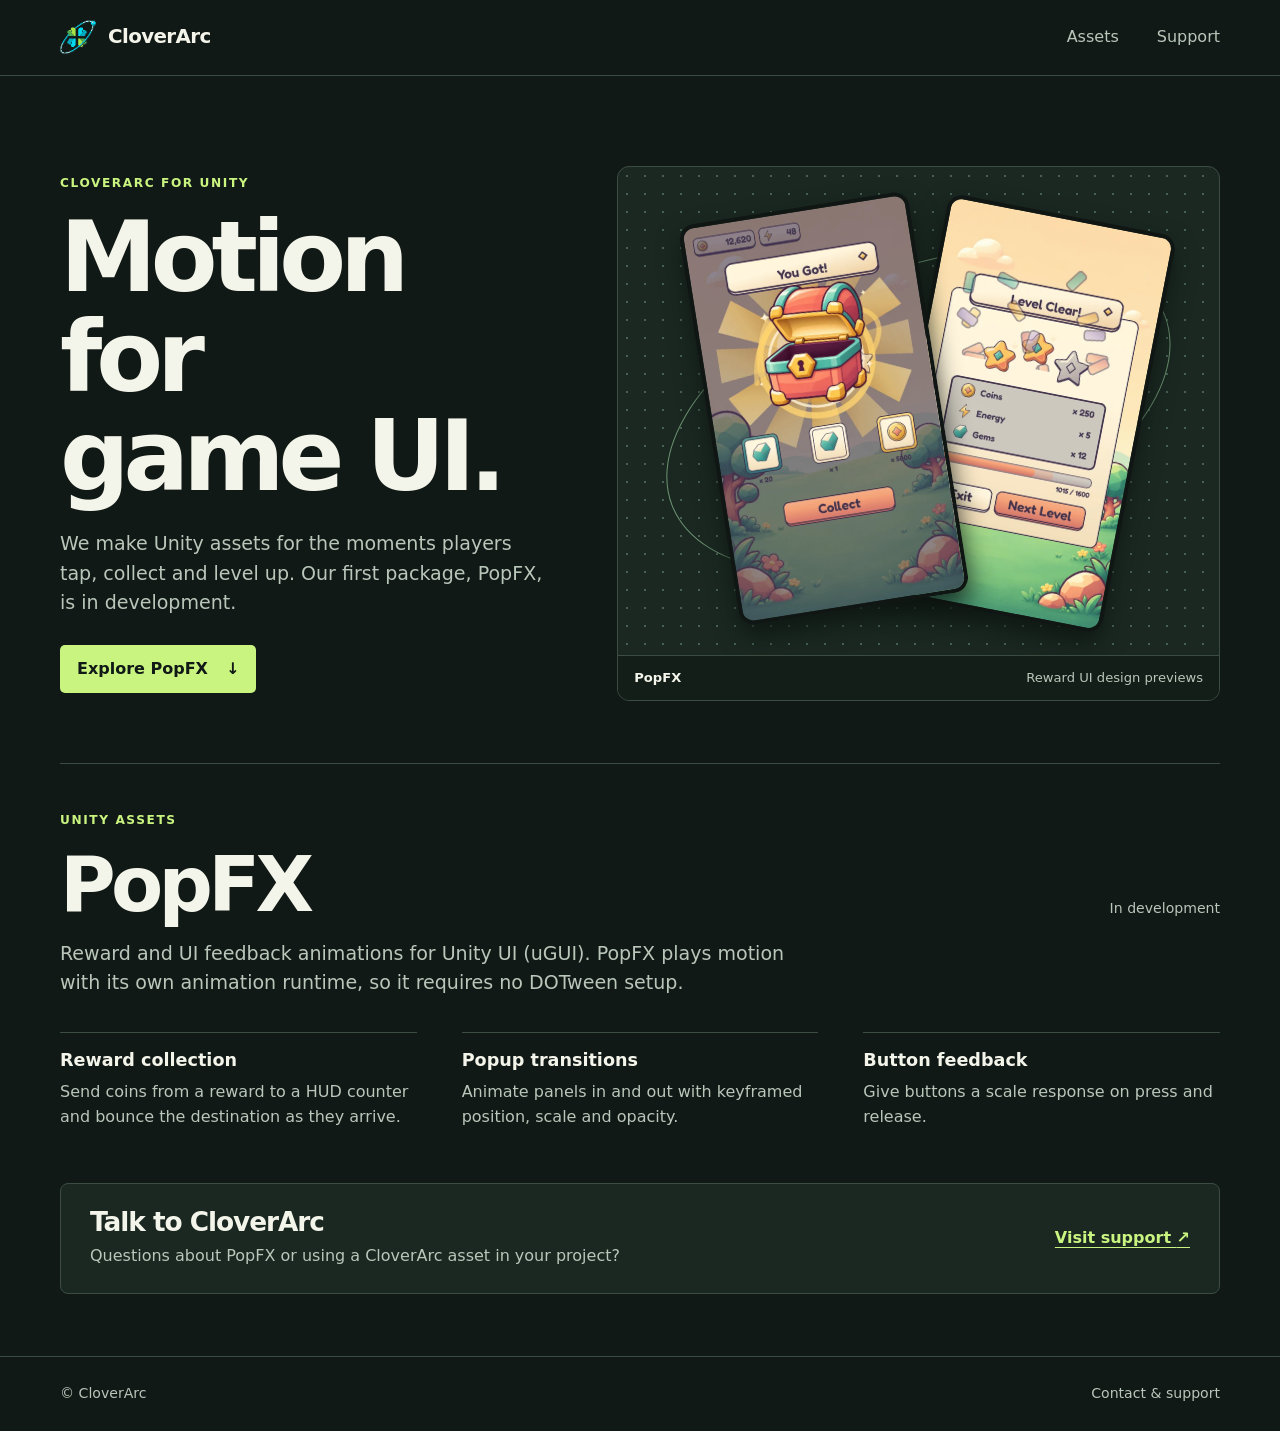
<file: index.html>
<!doctype html>
<html lang="en">
<head>
  <meta charset="utf-8">
  <meta name="viewport" content="width=device-width, initial-scale=1">
  <meta name="description" content="CloverArc develops Unity assets for game UI. Explore PopFX, a Unity UI motion package in development, or contact CloverArc for support.">
  <title>CloverArc · Unity Assets</title>
  <link rel="icon" href="assets/cloverarc-symbol.svg" type="image/svg+xml">
  <link rel="stylesheet" href="publisher.css">
</head>
<body>
  <a class="skip-link" href="#main">Skip to content</a>
  <header class="site-header">
    <div class="shell header-inner">
      <a class="brand" href="./">
        <img src="assets/cloverarc-symbol.svg" width="37" height="37" alt="">
        CloverArc
      </a>
      <nav aria-label="Main navigation">
        <a href="#assets">Assets</a>
        <a href="support.html">Support</a>
      </nav>
    </div>
  </header>

  <main id="main" class="shell" tabindex="-1">
    <section class="hero" aria-labelledby="hero-title">
      <div class="hero-copy">
        <p class="eyebrow">CloverArc for Unity</p>
        <h1 id="hero-title">Motion for<br>game UI.</h1>
        <p class="intro">We make Unity assets for the moments players tap, collect and level up. Our first package, PopFX, is in development.</p>
        <a class="button" href="#assets">Explore PopFX <span aria-hidden="true">↓</span></a>
      </div>

      <figure class="showcase">
        <div class="showcase-stage">
          <img class="screen screen-back" src="assets/popfx-level-clear.webp" width="540" height="960" alt="Level clear screen with stars and a list of rewards">
          <img class="screen screen-front" src="assets/popfx-chest-reward.webp" width="540" height="960" alt="Reward screen with an open treasure chest, coins, gems and a Collect button">
        </div>
        <figcaption><span>PopFX</span> Reward UI design previews</figcaption>
      </figure>
    </section>

    <section class="asset-section" id="assets" aria-labelledby="asset-title">
      <div class="section-heading">
        <div>
          <p class="eyebrow">Unity assets</p>
          <h2 id="asset-title">PopFX</h2>
        </div>
        <span class="status">In development</span>
      </div>
      <p class="section-intro">Reward and UI feedback animations for Unity UI (uGUI). PopFX plays motion with its own animation runtime, so it requires no DOTween setup.</p>
      <dl class="features">
        <div>
          <dt>Reward collection</dt>
          <dd>Send coins from a reward to a HUD counter and bounce the destination as they arrive.</dd>
        </div>
        <div>
          <dt>Popup transitions</dt>
          <dd>Animate panels in and out with keyframed position, scale and opacity.</dd>
        </div>
        <div>
          <dt>Button feedback</dt>
          <dd>Give buttons a scale response on press and release.</dd>
        </div>
      </dl>
    </section>

    <section class="support-callout" aria-labelledby="support-title">
      <div>
        <h2 id="support-title">Talk to CloverArc</h2>
        <p>Questions about PopFX or using a CloverArc asset in your project?</p>
      </div>
      <a class="text-link" href="support.html">Visit support <span aria-hidden="true">↗</span></a>
    </section>
  </main>

  <footer class="site-footer">
    <div class="shell footer-inner">
      <span>© CloverArc</span>
      <a href="support.html">Contact &amp; support</a>
    </div>
  </footer>
</body>
</html>
</file>
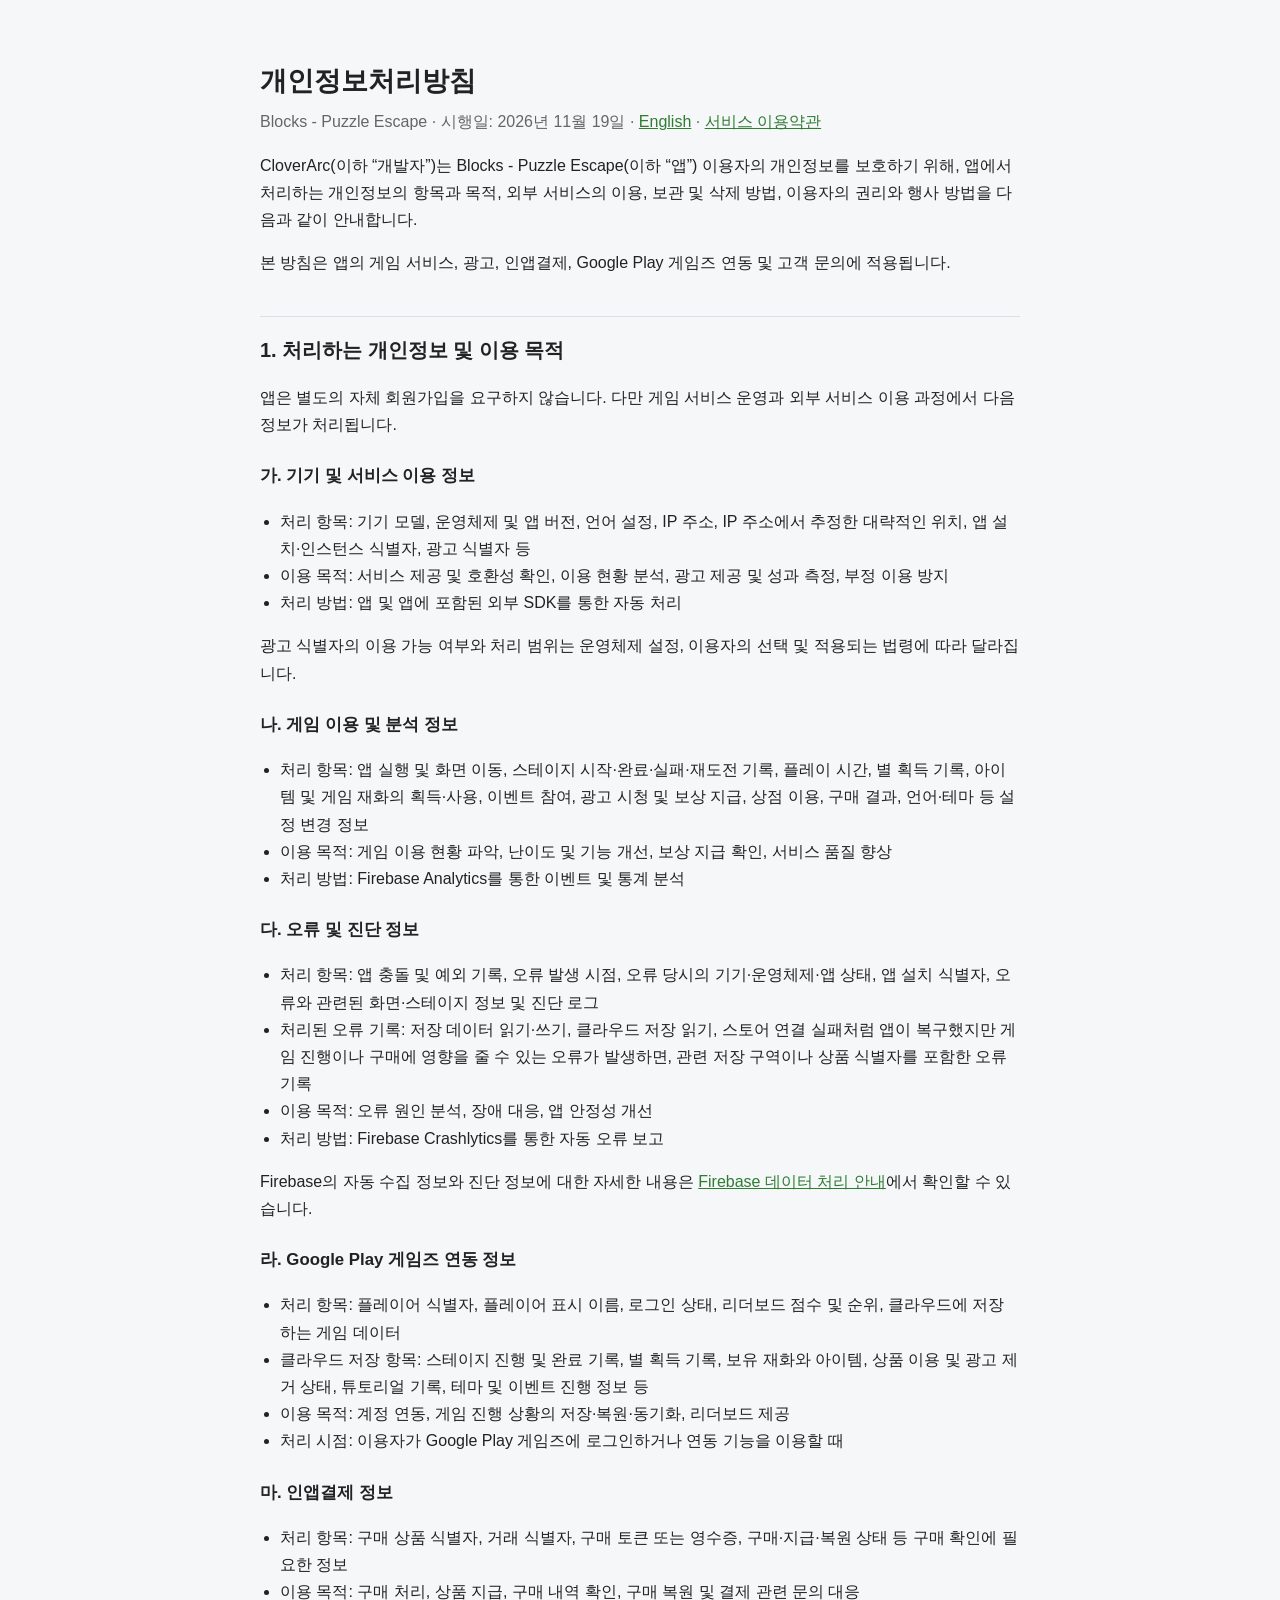
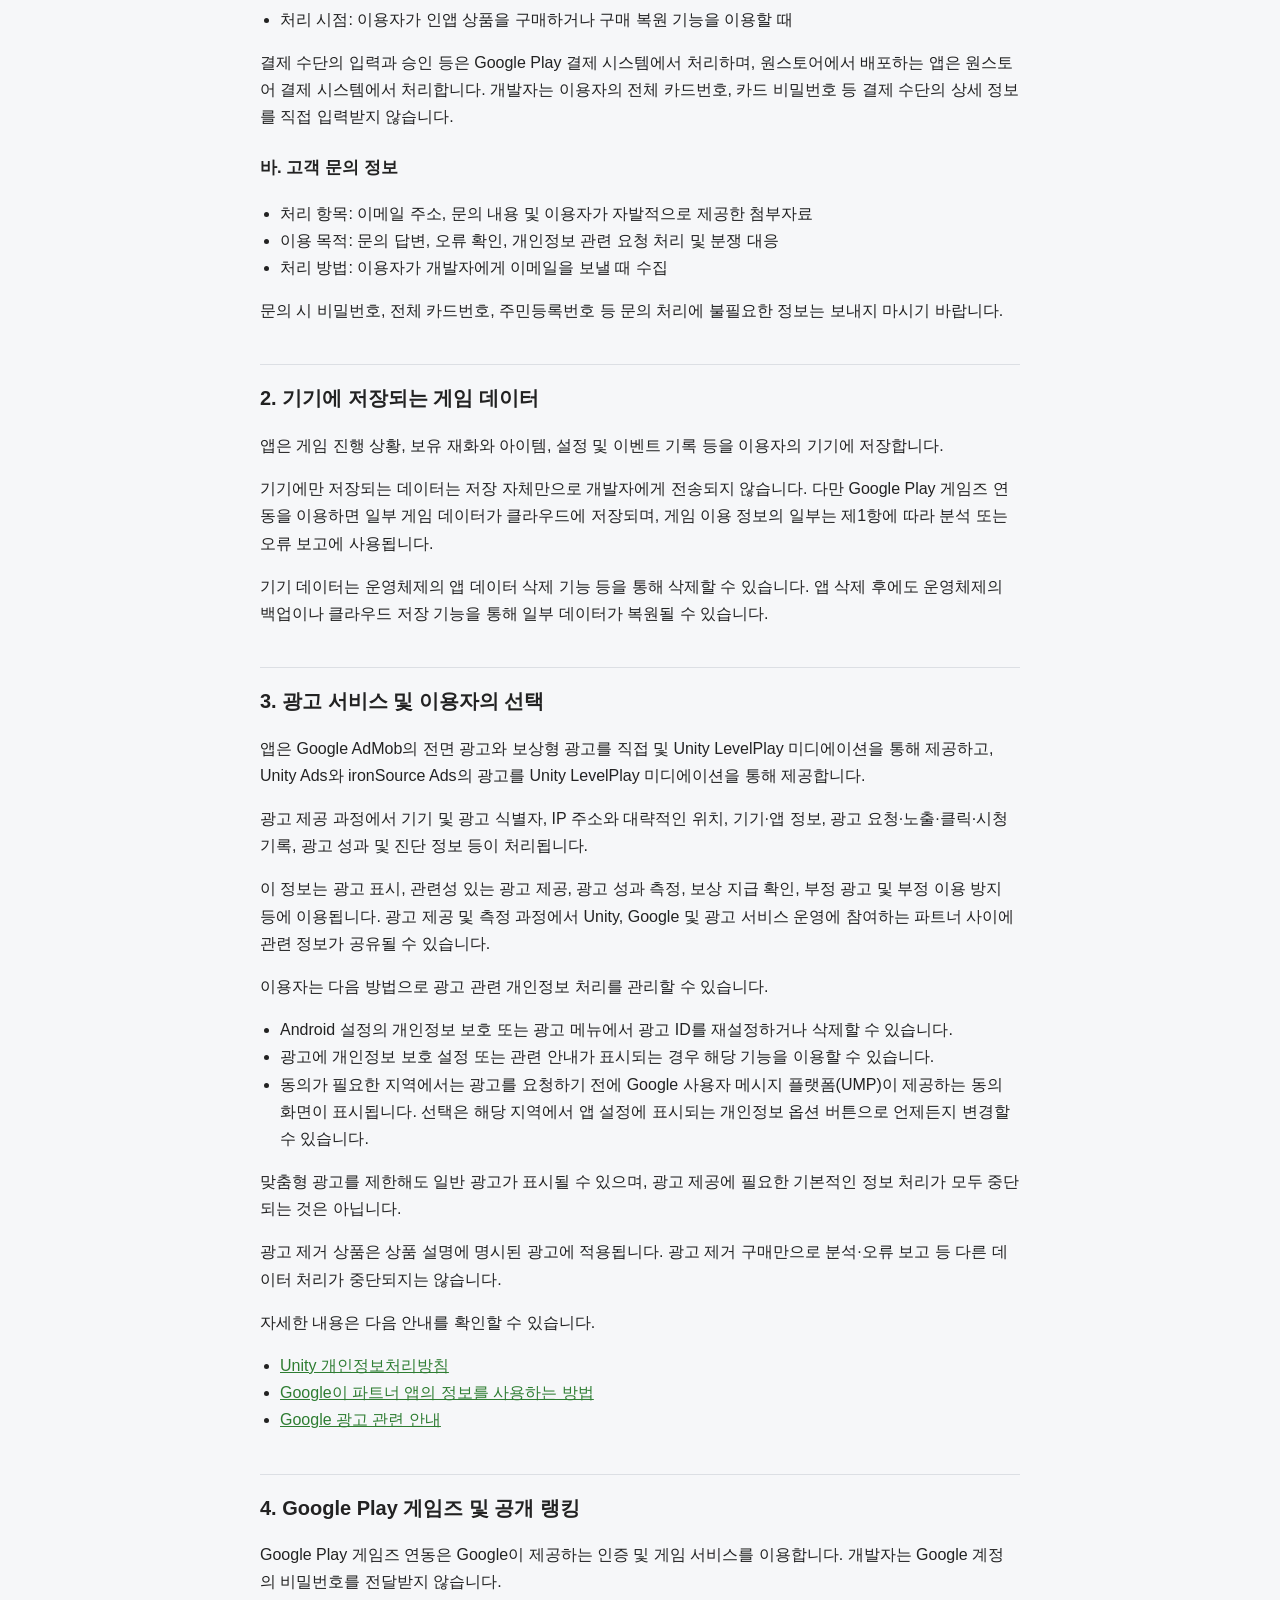
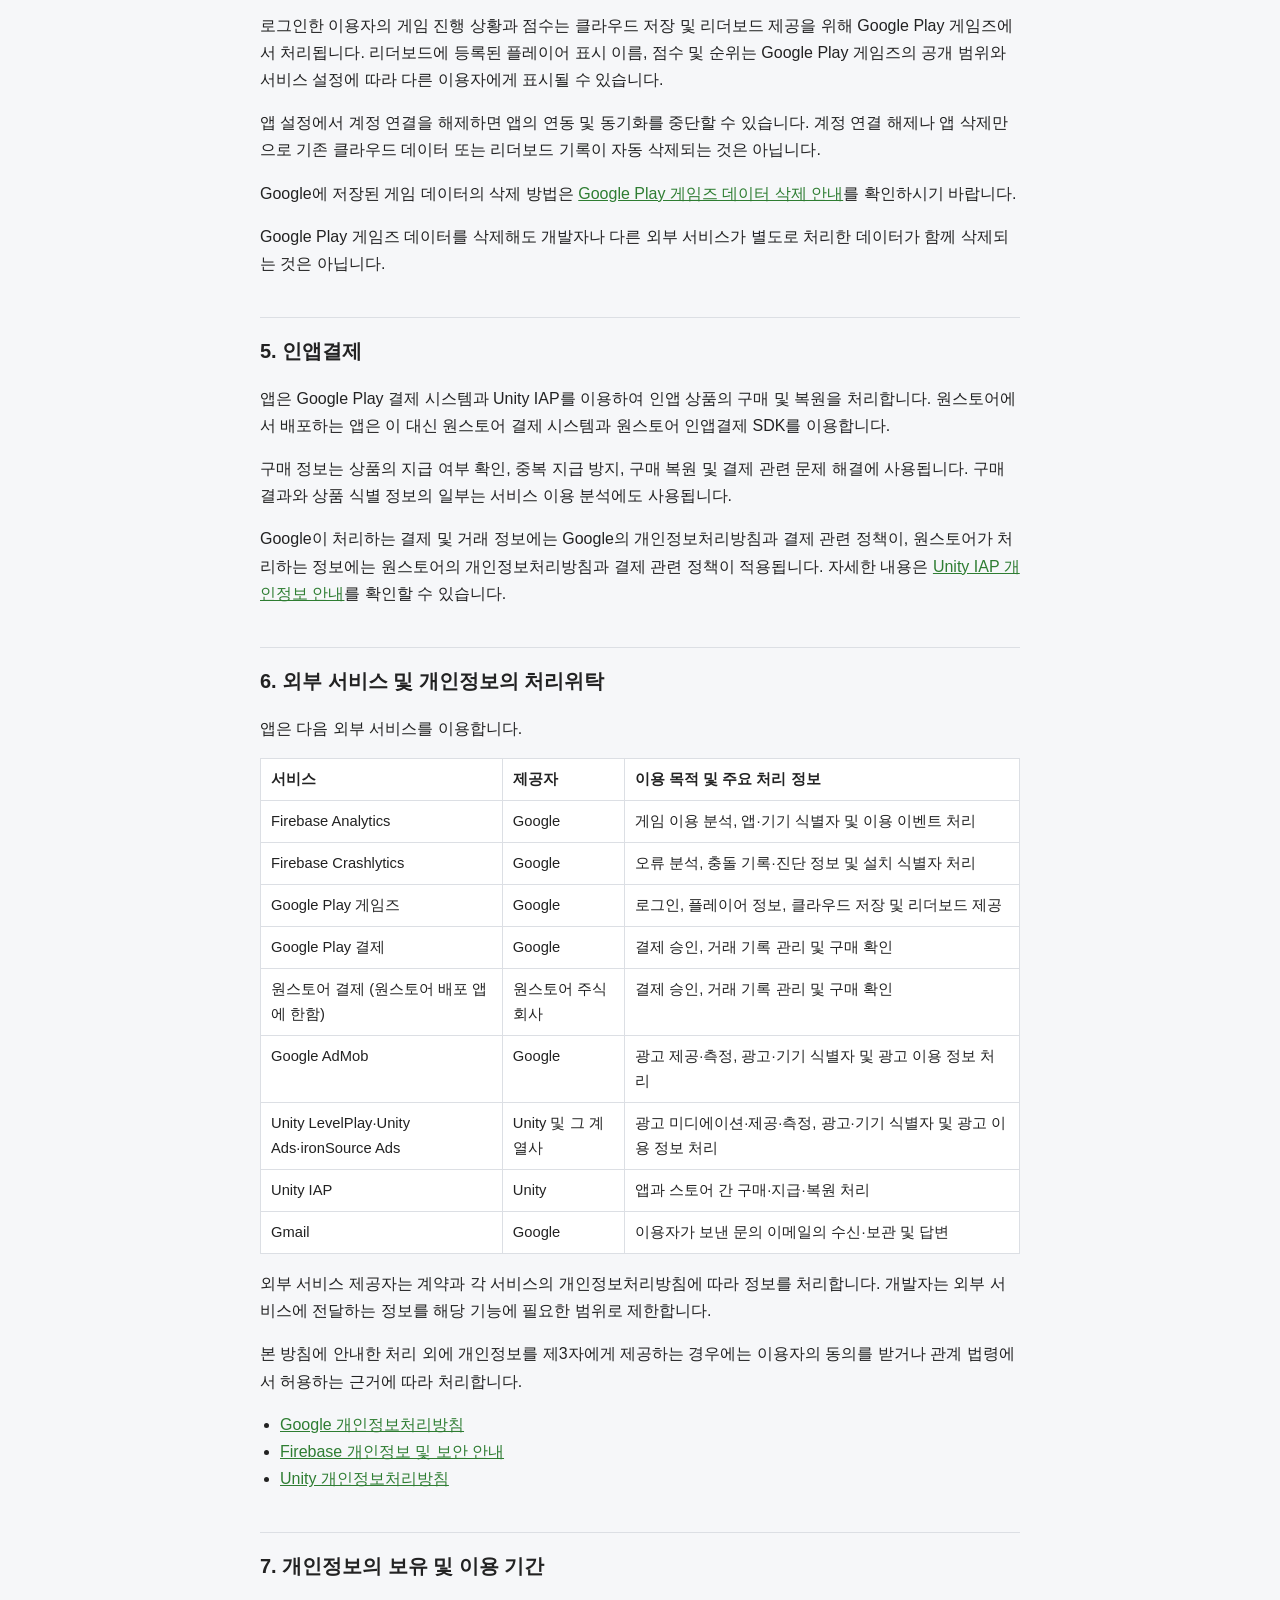
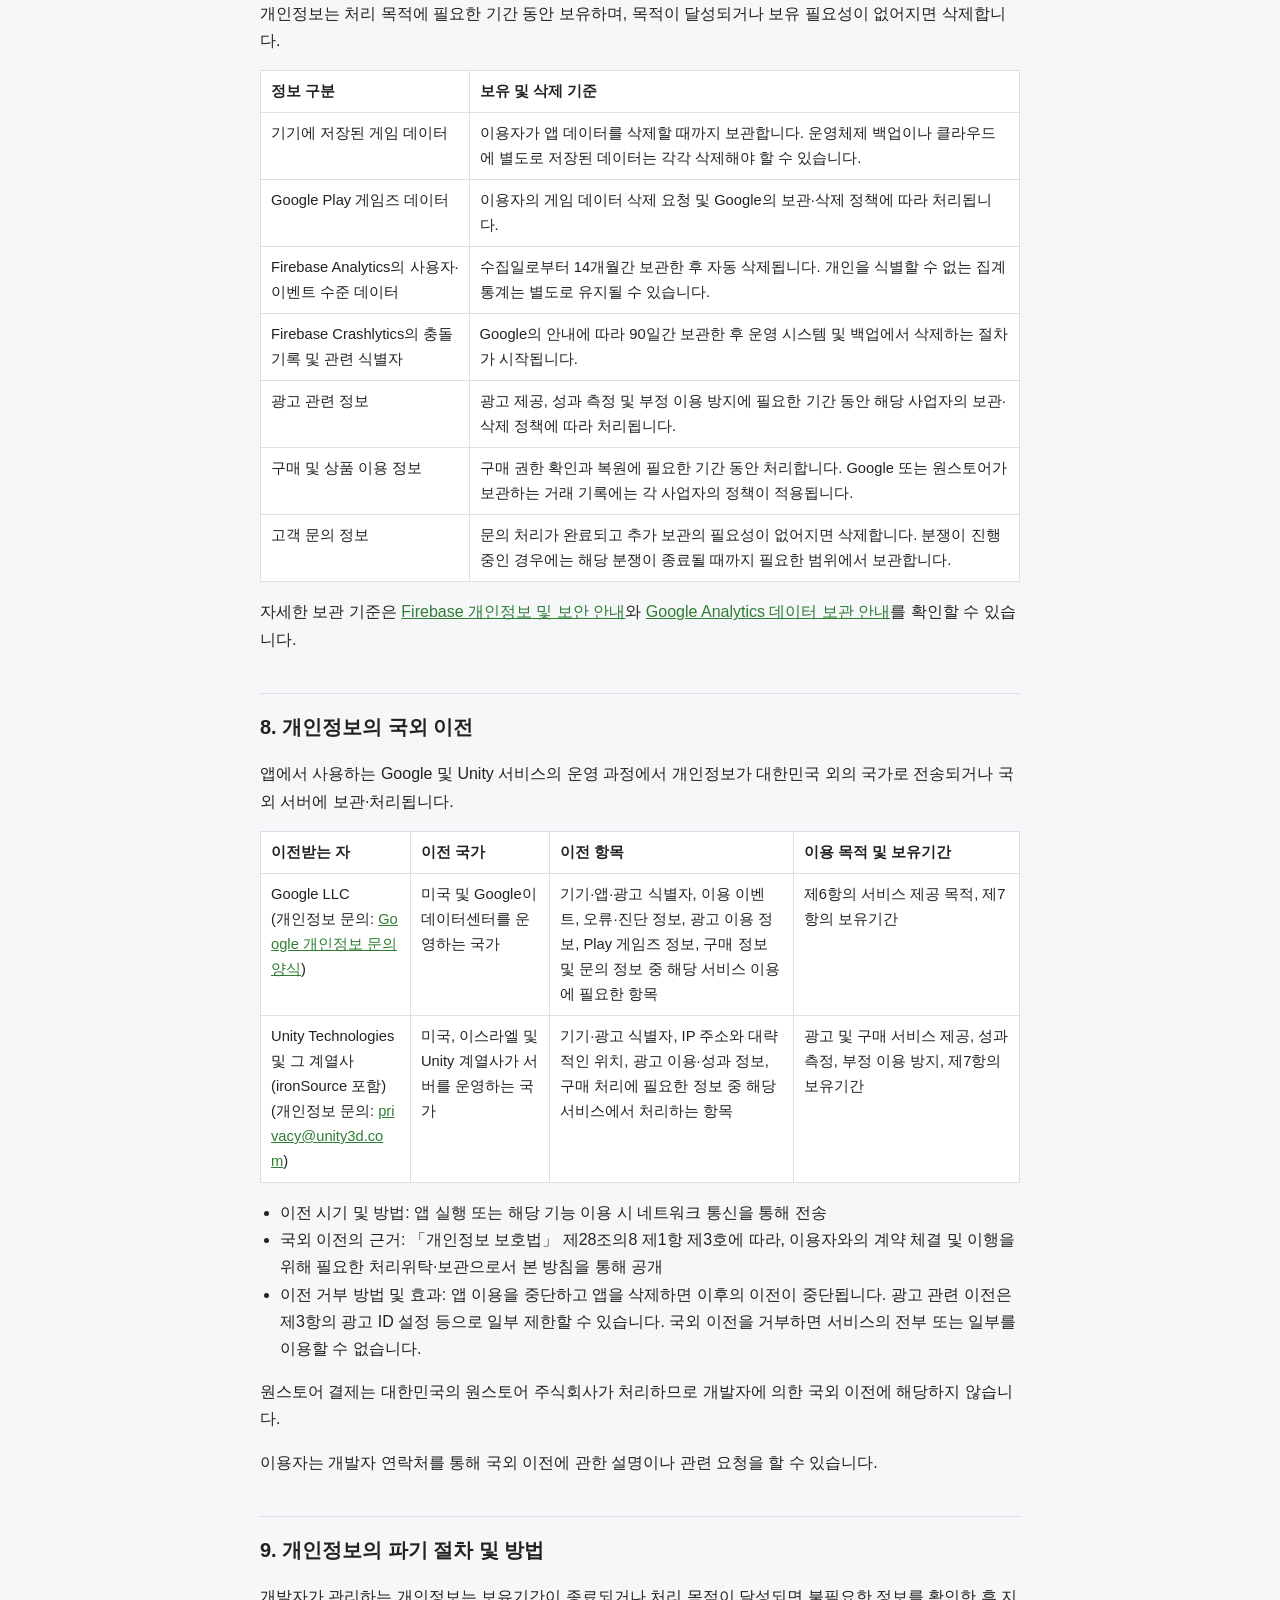
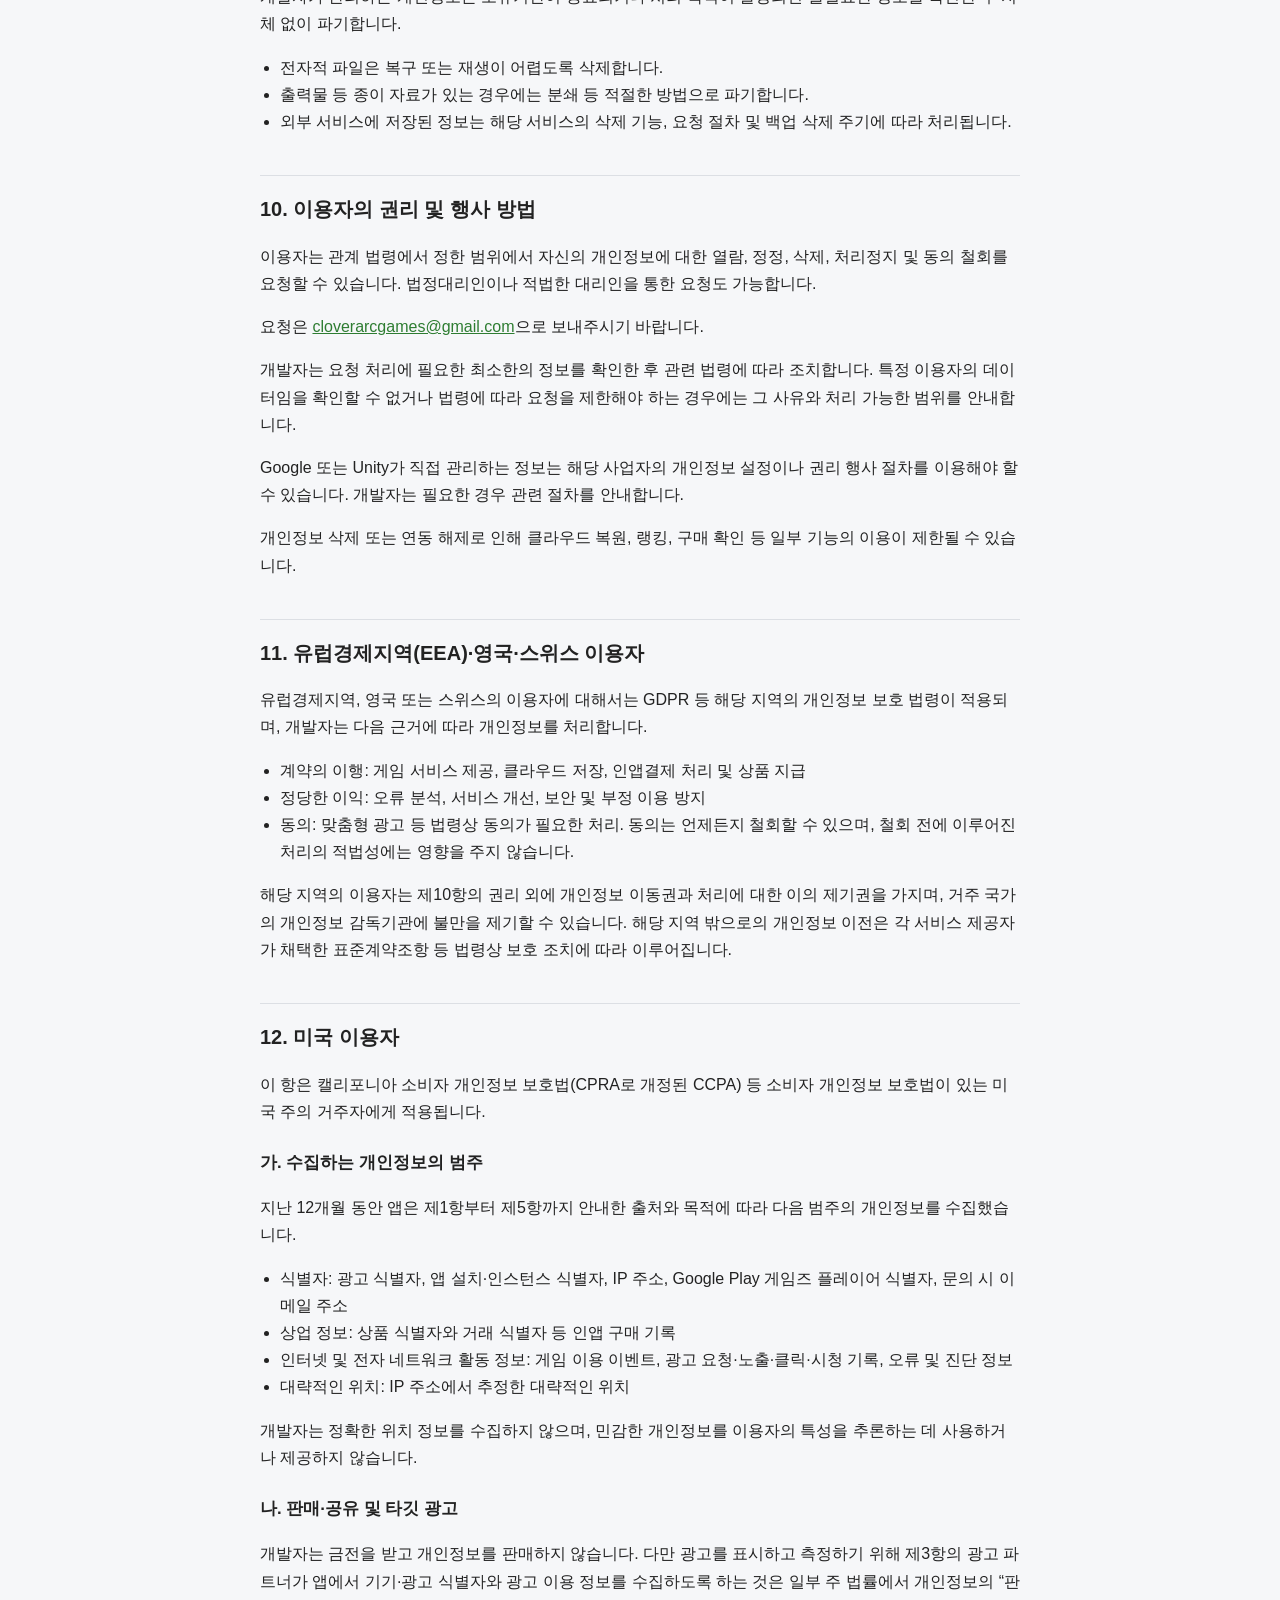
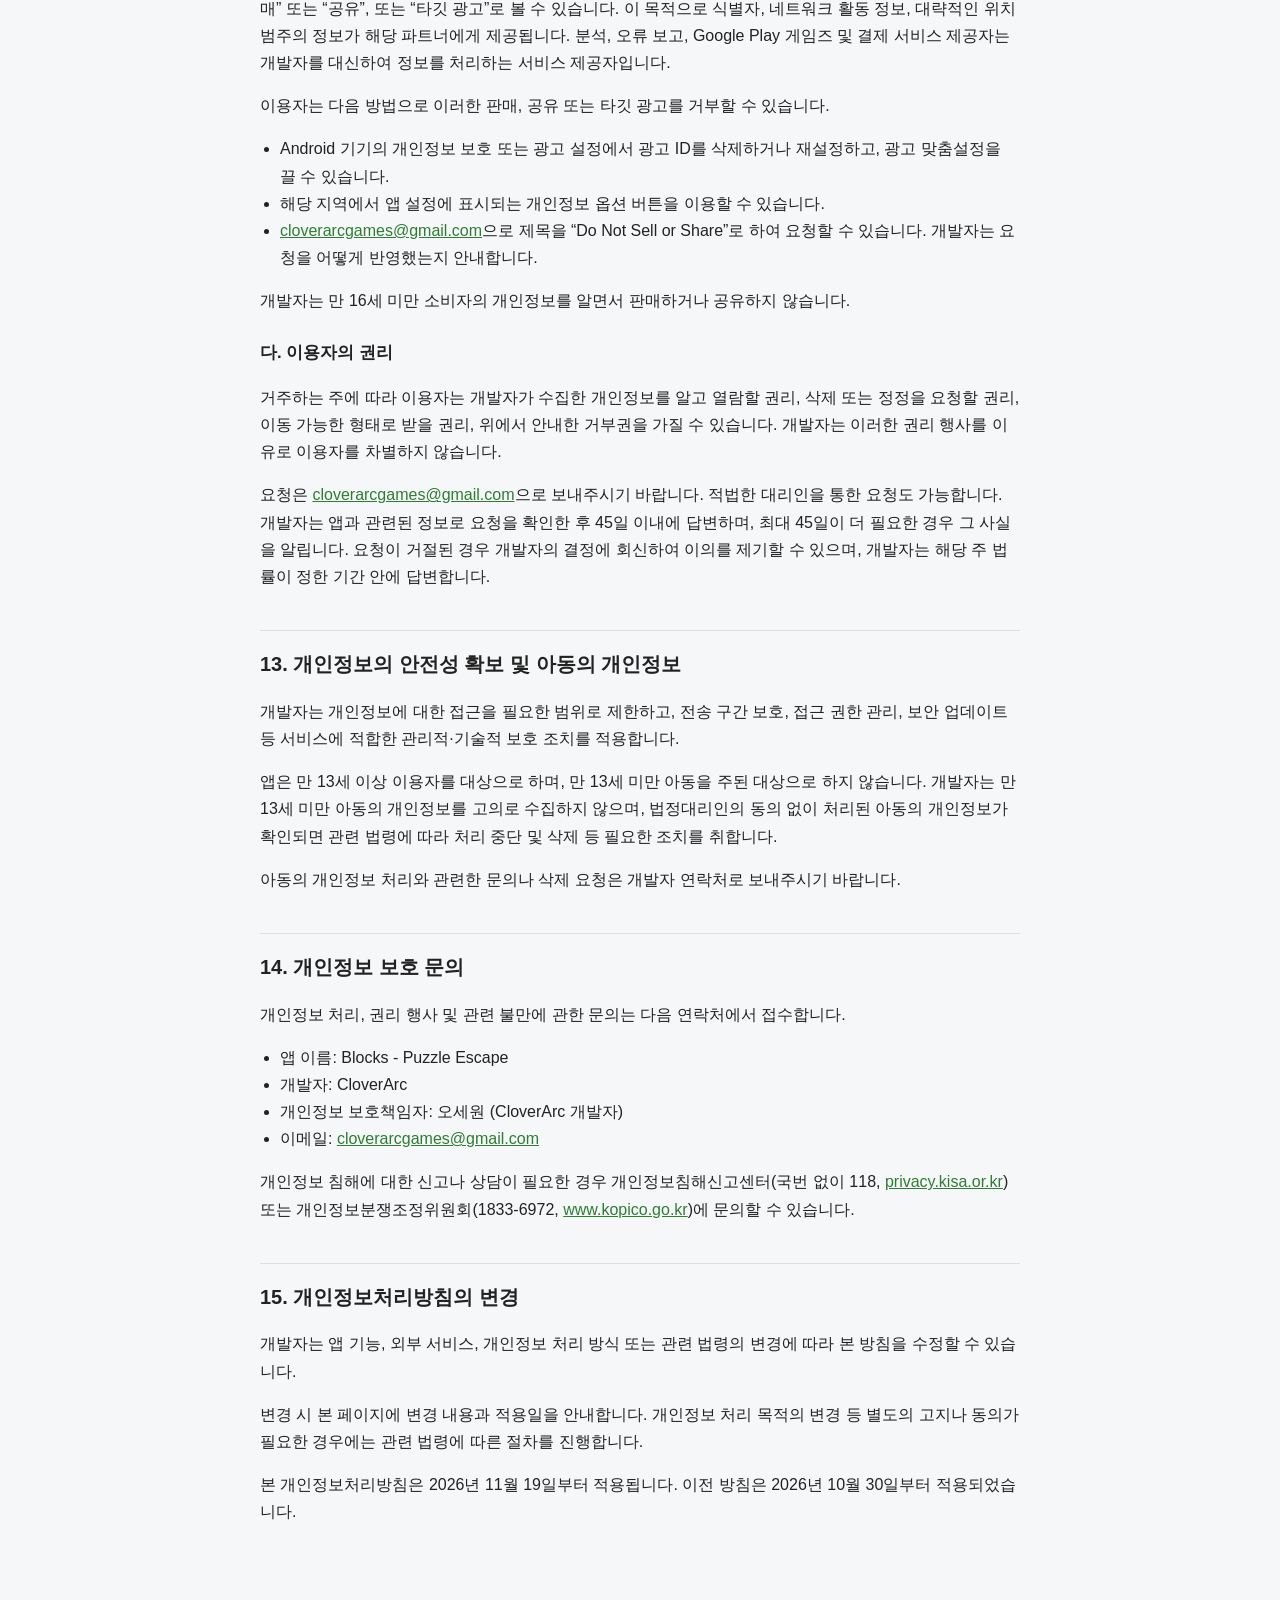
<file: privacy-ko.html>
<!doctype html>
<html lang="ko">
<head>
  <meta charset="utf-8">
  <meta name="viewport" content="width=device-width, initial-scale=1">
  <title>개인정보처리방침 - Blocks - Puzzle Escape</title>
  <style>
    :root { --bg: #f6f7f9; --fg: #222; --muted: #666; --line: #dcdfe4; --link: #2e7d32; --card: #fff; }
    @media (prefers-color-scheme: dark) {
      :root { --bg: #15171a; --fg: #e6e6e6; --muted: #a0a4aa; --line: #33373d; --link: #81c784; --card: #1d2024; }
    }
    body { margin: 0; font-family: -apple-system, "Segoe UI", "Noto Sans KR", sans-serif; background: var(--bg); color: var(--fg); line-height: 1.7; }
    main { max-width: 760px; margin: 0 auto; padding: 40px 16px 80px; }
    h1 { font-size: 1.7rem; margin-bottom: 4px; }
    h2 { font-size: 1.25rem; margin-top: 40px; padding-top: 16px; border-top: 1px solid var(--line); }
    h3 { font-size: 1.05rem; margin-top: 24px; }
    a { color: var(--link); word-break: break-all; }
    .meta { color: var(--muted); margin-top: 0; }
    .table-wrap { overflow-x: auto; }
    table { border-collapse: collapse; width: 100%; background: var(--card); font-size: 0.92rem; }
    th, td { border: 1px solid var(--line); padding: 8px 10px; text-align: left; vertical-align: top; }
    th { white-space: nowrap; }
    ul { padding-left: 20px; }
  </style>
</head>
<body>
<main>
  <h1>개인정보처리방침</h1>
  <p class="meta">Blocks - Puzzle Escape · 시행일: 2026년 11월 19일 · <a href="privacy.html">English</a> · <a href="terms-ko.html">서비스 이용약관</a></p>

  <p>CloverArc(이하 “개발자”)는 Blocks - Puzzle Escape(이하 “앱”) 이용자의 개인정보를 보호하기 위해, 앱에서 처리하는 개인정보의 항목과 목적, 외부 서비스의 이용, 보관 및 삭제 방법, 이용자의 권리와 행사 방법을 다음과 같이 안내합니다.</p>
  <p>본 방침은 앱의 게임 서비스, 광고, 인앱결제, Google Play 게임즈 연동 및 고객 문의에 적용됩니다.</p>

  <h2>1. 처리하는 개인정보 및 이용 목적</h2>
  <p>앱은 별도의 자체 회원가입을 요구하지 않습니다. 다만 게임 서비스 운영과 외부 서비스 이용 과정에서 다음 정보가 처리됩니다.</p>

  <h3>가. 기기 및 서비스 이용 정보</h3>
  <ul>
    <li>처리 항목: 기기 모델, 운영체제 및 앱 버전, 언어 설정, IP 주소, IP 주소에서 추정한 대략적인 위치, 앱 설치·인스턴스 식별자, 광고 식별자 등</li>
    <li>이용 목적: 서비스 제공 및 호환성 확인, 이용 현황 분석, 광고 제공 및 성과 측정, 부정 이용 방지</li>
    <li>처리 방법: 앱 및 앱에 포함된 외부 SDK를 통한 자동 처리</li>
  </ul>
  <p>광고 식별자의 이용 가능 여부와 처리 범위는 운영체제 설정, 이용자의 선택 및 적용되는 법령에 따라 달라집니다.</p>

  <h3>나. 게임 이용 및 분석 정보</h3>
  <ul>
    <li>처리 항목: 앱 실행 및 화면 이동, 스테이지 시작·완료·실패·재도전 기록, 플레이 시간, 별 획득 기록, 아이템 및 게임 재화의 획득·사용, 이벤트 참여, 광고 시청 및 보상 지급, 상점 이용, 구매 결과, 언어·테마 등 설정 변경 정보</li>
    <li>이용 목적: 게임 이용 현황 파악, 난이도 및 기능 개선, 보상 지급 확인, 서비스 품질 향상</li>
    <li>처리 방법: Firebase Analytics를 통한 이벤트 및 통계 분석</li>
  </ul>

  <h3>다. 오류 및 진단 정보</h3>
  <ul>
    <li>처리 항목: 앱 충돌 및 예외 기록, 오류 발생 시점, 오류 당시의 기기·운영체제·앱 상태, 앱 설치 식별자, 오류와 관련된 화면·스테이지 정보 및 진단 로그</li>
    <li>처리된 오류 기록: 저장 데이터 읽기·쓰기, 클라우드 저장 읽기, 스토어 연결 실패처럼 앱이 복구했지만 게임 진행이나 구매에 영향을 줄 수 있는 오류가 발생하면, 관련 저장 구역이나 상품 식별자를 포함한 오류 기록</li>
    <li>이용 목적: 오류 원인 분석, 장애 대응, 앱 안정성 개선</li>
    <li>처리 방법: Firebase Crashlytics를 통한 자동 오류 보고</li>
  </ul>
  <p>Firebase의 자동 수집 정보와 진단 정보에 대한 자세한 내용은 <a href="https://firebase.google.com/docs/android/play-data-disclosure">Firebase 데이터 처리 안내</a>에서 확인할 수 있습니다.</p>

  <h3>라. Google Play 게임즈 연동 정보</h3>
  <ul>
    <li>처리 항목: 플레이어 식별자, 플레이어 표시 이름, 로그인 상태, 리더보드 점수 및 순위, 클라우드에 저장하는 게임 데이터</li>
    <li>클라우드 저장 항목: 스테이지 진행 및 완료 기록, 별 획득 기록, 보유 재화와 아이템, 상품 이용 및 광고 제거 상태, 튜토리얼 기록, 테마 및 이벤트 진행 정보 등</li>
    <li>이용 목적: 계정 연동, 게임 진행 상황의 저장·복원·동기화, 리더보드 제공</li>
    <li>처리 시점: 이용자가 Google Play 게임즈에 로그인하거나 연동 기능을 이용할 때</li>
  </ul>

  <h3>마. 인앱결제 정보</h3>
  <ul>
    <li>처리 항목: 구매 상품 식별자, 거래 식별자, 구매 토큰 또는 영수증, 구매·지급·복원 상태 등 구매 확인에 필요한 정보</li>
    <li>이용 목적: 구매 처리, 상품 지급, 구매 내역 확인, 구매 복원 및 결제 관련 문의 대응</li>
    <li>처리 시점: 이용자가 인앱 상품을 구매하거나 구매 복원 기능을 이용할 때</li>
  </ul>
  <p>결제 수단의 입력과 승인 등은 Google Play 결제 시스템에서 처리하며, 원스토어에서 배포하는 앱은 원스토어 결제 시스템에서 처리합니다. 개발자는 이용자의 전체 카드번호, 카드 비밀번호 등 결제 수단의 상세 정보를 직접 입력받지 않습니다.</p>

  <h3>바. 고객 문의 정보</h3>
  <ul>
    <li>처리 항목: 이메일 주소, 문의 내용 및 이용자가 자발적으로 제공한 첨부자료</li>
    <li>이용 목적: 문의 답변, 오류 확인, 개인정보 관련 요청 처리 및 분쟁 대응</li>
    <li>처리 방법: 이용자가 개발자에게 이메일을 보낼 때 수집</li>
  </ul>
  <p>문의 시 비밀번호, 전체 카드번호, 주민등록번호 등 문의 처리에 불필요한 정보는 보내지 마시기 바랍니다.</p>

  <h2>2. 기기에 저장되는 게임 데이터</h2>
  <p>앱은 게임 진행 상황, 보유 재화와 아이템, 설정 및 이벤트 기록 등을 이용자의 기기에 저장합니다.</p>
  <p>기기에만 저장되는 데이터는 저장 자체만으로 개발자에게 전송되지 않습니다. 다만 Google Play 게임즈 연동을 이용하면 일부 게임 데이터가 클라우드에 저장되며, 게임 이용 정보의 일부는 제1항에 따라 분석 또는 오류 보고에 사용됩니다.</p>
  <p>기기 데이터는 운영체제의 앱 데이터 삭제 기능 등을 통해 삭제할 수 있습니다. 앱 삭제 후에도 운영체제의 백업이나 클라우드 저장 기능을 통해 일부 데이터가 복원될 수 있습니다.</p>

  <h2>3. 광고 서비스 및 이용자의 선택</h2>
  <p>앱은 Google AdMob의 전면 광고와 보상형 광고를 직접 및 Unity LevelPlay 미디에이션을 통해 제공하고, Unity Ads와 ironSource Ads의 광고를 Unity LevelPlay 미디에이션을 통해 제공합니다.</p>
  <p>광고 제공 과정에서 기기 및 광고 식별자, IP 주소와 대략적인 위치, 기기·앱 정보, 광고 요청·노출·클릭·시청 기록, 광고 성과 및 진단 정보 등이 처리됩니다.</p>
  <p>이 정보는 광고 표시, 관련성 있는 광고 제공, 광고 성과 측정, 보상 지급 확인, 부정 광고 및 부정 이용 방지 등에 이용됩니다. 광고 제공 및 측정 과정에서 Unity, Google 및 광고 서비스 운영에 참여하는 파트너 사이에 관련 정보가 공유될 수 있습니다.</p>
  <p>이용자는 다음 방법으로 광고 관련 개인정보 처리를 관리할 수 있습니다.</p>
  <ul>
    <li>Android 설정의 개인정보 보호 또는 광고 메뉴에서 광고 ID를 재설정하거나 삭제할 수 있습니다.</li>
    <li>광고에 개인정보 보호 설정 또는 관련 안내가 표시되는 경우 해당 기능을 이용할 수 있습니다.</li>
    <li>동의가 필요한 지역에서는 광고를 요청하기 전에 Google 사용자 메시지 플랫폼(UMP)이 제공하는 동의 화면이 표시됩니다. 선택은 해당 지역에서 앱 설정에 표시되는 개인정보 옵션 버튼으로 언제든지 변경할 수 있습니다.</li>
  </ul>
  <p>맞춤형 광고를 제한해도 일반 광고가 표시될 수 있으며, 광고 제공에 필요한 기본적인 정보 처리가 모두 중단되는 것은 아닙니다.</p>
  <p>광고 제거 상품은 상품 설명에 명시된 광고에 적용됩니다. 광고 제거 구매만으로 분석·오류 보고 등 다른 데이터 처리가 중단되지는 않습니다.</p>
  <p>자세한 내용은 다음 안내를 확인할 수 있습니다.</p>
  <ul>
    <li><a href="https://unity.com/legal/game-player-and-app-user-privacy-policy">Unity 개인정보처리방침</a></li>
    <li><a href="https://policies.google.com/technologies/partner-sites?hl=ko">Google이 파트너 앱의 정보를 사용하는 방법</a></li>
    <li><a href="https://policies.google.com/technologies/ads?hl=ko">Google 광고 관련 안내</a></li>
  </ul>

  <h2>4. Google Play 게임즈 및 공개 랭킹</h2>
  <p>Google Play 게임즈 연동은 Google이 제공하는 인증 및 게임 서비스를 이용합니다. 개발자는 Google 계정의 비밀번호를 전달받지 않습니다.</p>
  <p>로그인한 이용자의 게임 진행 상황과 점수는 클라우드 저장 및 리더보드 제공을 위해 Google Play 게임즈에서 처리됩니다. 리더보드에 등록된 플레이어 표시 이름, 점수 및 순위는 Google Play 게임즈의 공개 범위와 서비스 설정에 따라 다른 이용자에게 표시될 수 있습니다.</p>
  <p>앱 설정에서 계정 연결을 해제하면 앱의 연동 및 동기화를 중단할 수 있습니다. 계정 연결 해제나 앱 삭제만으로 기존 클라우드 데이터 또는 리더보드 기록이 자동 삭제되는 것은 아닙니다.</p>
  <p>Google에 저장된 게임 데이터의 삭제 방법은 <a href="https://support.google.com/googleplay/answer/9130646?hl=ko">Google Play 게임즈 데이터 삭제 안내</a>를 확인하시기 바랍니다.</p>
  <p>Google Play 게임즈 데이터를 삭제해도 개발자나 다른 외부 서비스가 별도로 처리한 데이터가 함께 삭제되는 것은 아닙니다.</p>

  <h2>5. 인앱결제</h2>
  <p>앱은 Google Play 결제 시스템과 Unity IAP를 이용하여 인앱 상품의 구매 및 복원을 처리합니다. 원스토어에서 배포하는 앱은 이 대신 원스토어 결제 시스템과 원스토어 인앱결제 SDK를 이용합니다.</p>
  <p>구매 정보는 상품의 지급 여부 확인, 중복 지급 방지, 구매 복원 및 결제 관련 문제 해결에 사용됩니다. 구매 결과와 상품 식별 정보의 일부는 서비스 이용 분석에도 사용됩니다.</p>
  <p>Google이 처리하는 결제 및 거래 정보에는 Google의 개인정보처리방침과 결제 관련 정책이, 원스토어가 처리하는 정보에는 원스토어의 개인정보처리방침과 결제 관련 정책이 적용됩니다. 자세한 내용은 <a href="https://docs.unity.com/en-us/iap/privacy-and-consent">Unity IAP 개인정보 안내</a>를 확인할 수 있습니다.</p>

  <h2>6. 외부 서비스 및 개인정보의 처리위탁</h2>
  <p>앱은 다음 외부 서비스를 이용합니다.</p>
  <div class="table-wrap">
  <table>
    <tr><th>서비스</th><th>제공자</th><th>이용 목적 및 주요 처리 정보</th></tr>
    <tr><td>Firebase Analytics</td><td>Google</td><td>게임 이용 분석, 앱·기기 식별자 및 이용 이벤트 처리</td></tr>
    <tr><td>Firebase Crashlytics</td><td>Google</td><td>오류 분석, 충돌 기록·진단 정보 및 설치 식별자 처리</td></tr>
    <tr><td>Google Play 게임즈</td><td>Google</td><td>로그인, 플레이어 정보, 클라우드 저장 및 리더보드 제공</td></tr>
    <tr><td>Google Play 결제</td><td>Google</td><td>결제 승인, 거래 기록 관리 및 구매 확인</td></tr>
    <tr><td>원스토어 결제 (원스토어 배포 앱에 한함)</td><td>원스토어 주식회사</td><td>결제 승인, 거래 기록 관리 및 구매 확인</td></tr>
    <tr><td>Google AdMob</td><td>Google</td><td>광고 제공·측정, 광고·기기 식별자 및 광고 이용 정보 처리</td></tr>
    <tr><td>Unity LevelPlay·Unity Ads·ironSource Ads</td><td>Unity 및 그 계열사</td><td>광고 미디에이션·제공·측정, 광고·기기 식별자 및 광고 이용 정보 처리</td></tr>
    <tr><td>Unity IAP</td><td>Unity</td><td>앱과 스토어 간 구매·지급·복원 처리</td></tr>
    <tr><td>Gmail</td><td>Google</td><td>이용자가 보낸 문의 이메일의 수신·보관 및 답변</td></tr>
  </table>
  </div>
  <p>외부 서비스 제공자는 계약과 각 서비스의 개인정보처리방침에 따라 정보를 처리합니다. 개발자는 외부 서비스에 전달하는 정보를 해당 기능에 필요한 범위로 제한합니다.</p>
  <p>본 방침에 안내한 처리 외에 개인정보를 제3자에게 제공하는 경우에는 이용자의 동의를 받거나 관계 법령에서 허용하는 근거에 따라 처리합니다.</p>
  <ul>
    <li><a href="https://policies.google.com/privacy?hl=ko">Google 개인정보처리방침</a></li>
    <li><a href="https://firebase.google.com/support/privacy">Firebase 개인정보 및 보안 안내</a></li>
    <li><a href="https://unity.com/legal/game-player-and-app-user-privacy-policy">Unity 개인정보처리방침</a></li>
  </ul>

  <h2>7. 개인정보의 보유 및 이용 기간</h2>
  <p>개인정보는 처리 목적에 필요한 기간 동안 보유하며, 목적이 달성되거나 보유 필요성이 없어지면 삭제합니다.</p>
  <div class="table-wrap">
  <table>
    <tr><th>정보 구분</th><th>보유 및 삭제 기준</th></tr>
    <tr><td>기기에 저장된 게임 데이터</td><td>이용자가 앱 데이터를 삭제할 때까지 보관합니다. 운영체제 백업이나 클라우드에 별도로 저장된 데이터는 각각 삭제해야 할 수 있습니다.</td></tr>
    <tr><td>Google Play 게임즈 데이터</td><td>이용자의 게임 데이터 삭제 요청 및 Google의 보관·삭제 정책에 따라 처리됩니다.</td></tr>
    <tr><td>Firebase Analytics의 사용자·이벤트 수준 데이터</td><td>수집일로부터 14개월간 보관한 후 자동 삭제됩니다. 개인을 식별할 수 없는 집계 통계는 별도로 유지될 수 있습니다.</td></tr>
    <tr><td>Firebase Crashlytics의 충돌 기록 및 관련 식별자</td><td>Google의 안내에 따라 90일간 보관한 후 운영 시스템 및 백업에서 삭제하는 절차가 시작됩니다.</td></tr>
    <tr><td>광고 관련 정보</td><td>광고 제공, 성과 측정 및 부정 이용 방지에 필요한 기간 동안 해당 사업자의 보관·삭제 정책에 따라 처리됩니다.</td></tr>
    <tr><td>구매 및 상품 이용 정보</td><td>구매 권한 확인과 복원에 필요한 기간 동안 처리합니다. Google 또는 원스토어가 보관하는 거래 기록에는 각 사업자의 정책이 적용됩니다.</td></tr>
    <tr><td>고객 문의 정보</td><td>문의 처리가 완료되고 추가 보관의 필요성이 없어지면 삭제합니다. 분쟁이 진행 중인 경우에는 해당 분쟁이 종료될 때까지 필요한 범위에서 보관합니다.</td></tr>
  </table>
  </div>
  <p>자세한 보관 기준은 <a href="https://firebase.google.com/support/privacy">Firebase 개인정보 및 보안 안내</a>와 <a href="https://support.google.com/analytics/answer/7667196?hl=ko">Google Analytics 데이터 보관 안내</a>를 확인할 수 있습니다.</p>

  <h2>8. 개인정보의 국외 이전</h2>
  <p>앱에서 사용하는 Google 및 Unity 서비스의 운영 과정에서 개인정보가 대한민국 외의 국가로 전송되거나 국외 서버에 보관·처리됩니다.</p>
  <div class="table-wrap">
  <table>
    <tr><th>이전받는 자</th><th>이전 국가</th><th>이전 항목</th><th>이용 목적 및 보유기간</th></tr>
    <tr>
      <td>Google LLC<br>(개인정보 문의: <a href="https://support.google.com/policies/contact/general_privacy_form">Google 개인정보 문의 양식</a>)</td>
      <td>미국 및 Google이 데이터센터를 운영하는 국가</td>
      <td>기기·앱·광고 식별자, 이용 이벤트, 오류·진단 정보, 광고 이용 정보, Play 게임즈 정보, 구매 정보 및 문의 정보 중 해당 서비스 이용에 필요한 항목</td>
      <td>제6항의 서비스 제공 목적, 제7항의 보유기간</td>
    </tr>
    <tr>
      <td>Unity Technologies 및 그 계열사(ironSource 포함)<br>(개인정보 문의: <a href="mailto:privacy@unity3d.com">privacy@unity3d.com</a>)</td>
      <td>미국, 이스라엘 및 Unity 계열사가 서버를 운영하는 국가</td>
      <td>기기·광고 식별자, IP 주소와 대략적인 위치, 광고 이용·성과 정보, 구매 처리에 필요한 정보 중 해당 서비스에서 처리하는 항목</td>
      <td>광고 및 구매 서비스 제공, 성과 측정, 부정 이용 방지, 제7항의 보유기간</td>
    </tr>
  </table>
  </div>
  <ul>
    <li>이전 시기 및 방법: 앱 실행 또는 해당 기능 이용 시 네트워크 통신을 통해 전송</li>
    <li>국외 이전의 근거: 「개인정보 보호법」 제28조의8 제1항 제3호에 따라, 이용자와의 계약 체결 및 이행을 위해 필요한 처리위탁·보관으로서 본 방침을 통해 공개</li>
    <li>이전 거부 방법 및 효과: 앱 이용을 중단하고 앱을 삭제하면 이후의 이전이 중단됩니다. 광고 관련 이전은 제3항의 광고 ID 설정 등으로 일부 제한할 수 있습니다. 국외 이전을 거부하면 서비스의 전부 또는 일부를 이용할 수 없습니다.</li>
  </ul>
  <p>원스토어 결제는 대한민국의 원스토어 주식회사가 처리하므로 개발자에 의한 국외 이전에 해당하지 않습니다.</p>
  <p>이용자는 개발자 연락처를 통해 국외 이전에 관한 설명이나 관련 요청을 할 수 있습니다.</p>

  <h2>9. 개인정보의 파기 절차 및 방법</h2>
  <p>개발자가 관리하는 개인정보는 보유기간이 종료되거나 처리 목적이 달성되면 불필요한 정보를 확인한 후 지체 없이 파기합니다.</p>
  <ul>
    <li>전자적 파일은 복구 또는 재생이 어렵도록 삭제합니다.</li>
    <li>출력물 등 종이 자료가 있는 경우에는 분쇄 등 적절한 방법으로 파기합니다.</li>
    <li>외부 서비스에 저장된 정보는 해당 서비스의 삭제 기능, 요청 절차 및 백업 삭제 주기에 따라 처리됩니다.</li>
  </ul>

  <h2>10. 이용자의 권리 및 행사 방법</h2>
  <p>이용자는 관계 법령에서 정한 범위에서 자신의 개인정보에 대한 열람, 정정, 삭제, 처리정지 및 동의 철회를 요청할 수 있습니다. 법정대리인이나 적법한 대리인을 통한 요청도 가능합니다.</p>
  <p>요청은 <a href="mailto:cloverarcgames@gmail.com">cloverarcgames@gmail.com</a>으로 보내주시기 바랍니다.</p>
  <p>개발자는 요청 처리에 필요한 최소한의 정보를 확인한 후 관련 법령에 따라 조치합니다. 특정 이용자의 데이터임을 확인할 수 없거나 법령에 따라 요청을 제한해야 하는 경우에는 그 사유와 처리 가능한 범위를 안내합니다.</p>
  <p>Google 또는 Unity가 직접 관리하는 정보는 해당 사업자의 개인정보 설정이나 권리 행사 절차를 이용해야 할 수 있습니다. 개발자는 필요한 경우 관련 절차를 안내합니다.</p>
  <p>개인정보 삭제 또는 연동 해제로 인해 클라우드 복원, 랭킹, 구매 확인 등 일부 기능의 이용이 제한될 수 있습니다.</p>

  <h2>11. 유럽경제지역(EEA)·영국·스위스 이용자</h2>
  <p>유럽경제지역, 영국 또는 스위스의 이용자에 대해서는 GDPR 등 해당 지역의 개인정보 보호 법령이 적용되며, 개발자는 다음 근거에 따라 개인정보를 처리합니다.</p>
  <ul>
    <li>계약의 이행: 게임 서비스 제공, 클라우드 저장, 인앱결제 처리 및 상품 지급</li>
    <li>정당한 이익: 오류 분석, 서비스 개선, 보안 및 부정 이용 방지</li>
    <li>동의: 맞춤형 광고 등 법령상 동의가 필요한 처리. 동의는 언제든지 철회할 수 있으며, 철회 전에 이루어진 처리의 적법성에는 영향을 주지 않습니다.</li>
  </ul>
  <p>해당 지역의 이용자는 제10항의 권리 외에 개인정보 이동권과 처리에 대한 이의 제기권을 가지며, 거주 국가의 개인정보 감독기관에 불만을 제기할 수 있습니다. 해당 지역 밖으로의 개인정보 이전은 각 서비스 제공자가 채택한 표준계약조항 등 법령상 보호 조치에 따라 이루어집니다.</p>

  <h2>12. 미국 이용자</h2>
  <p>이 항은 캘리포니아 소비자 개인정보 보호법(CPRA로 개정된 CCPA) 등 소비자 개인정보 보호법이 있는 미국 주의 거주자에게 적용됩니다.</p>
  <h3>가. 수집하는 개인정보의 범주</h3>
  <p>지난 12개월 동안 앱은 제1항부터 제5항까지 안내한 출처와 목적에 따라 다음 범주의 개인정보를 수집했습니다.</p>
  <ul>
    <li>식별자: 광고 식별자, 앱 설치·인스턴스 식별자, IP 주소, Google Play 게임즈 플레이어 식별자, 문의 시 이메일 주소</li>
    <li>상업 정보: 상품 식별자와 거래 식별자 등 인앱 구매 기록</li>
    <li>인터넷 및 전자 네트워크 활동 정보: 게임 이용 이벤트, 광고 요청·노출·클릭·시청 기록, 오류 및 진단 정보</li>
    <li>대략적인 위치: IP 주소에서 추정한 대략적인 위치</li>
  </ul>
  <p>개발자는 정확한 위치 정보를 수집하지 않으며, 민감한 개인정보를 이용자의 특성을 추론하는 데 사용하거나 제공하지 않습니다.</p>
  <h3>나. 판매·공유 및 타깃 광고</h3>
  <p>개발자는 금전을 받고 개인정보를 판매하지 않습니다. 다만 광고를 표시하고 측정하기 위해 제3항의 광고 파트너가 앱에서 기기·광고 식별자와 광고 이용 정보를 수집하도록 하는 것은 일부 주 법률에서 개인정보의 “판매” 또는 “공유”, 또는 “타깃 광고”로 볼 수 있습니다. 이 목적으로 식별자, 네트워크 활동 정보, 대략적인 위치 범주의 정보가 해당 파트너에게 제공됩니다. 분석, 오류 보고, Google Play 게임즈 및 결제 서비스 제공자는 개발자를 대신하여 정보를 처리하는 서비스 제공자입니다.</p>
  <p>이용자는 다음 방법으로 이러한 판매, 공유 또는 타깃 광고를 거부할 수 있습니다.</p>
  <ul>
    <li>Android 기기의 개인정보 보호 또는 광고 설정에서 광고 ID를 삭제하거나 재설정하고, 광고 맞춤설정을 끌 수 있습니다.</li>
    <li>해당 지역에서 앱 설정에 표시되는 개인정보 옵션 버튼을 이용할 수 있습니다.</li>
    <li><a href="mailto:cloverarcgames@gmail.com">cloverarcgames@gmail.com</a>으로 제목을 “Do Not Sell or Share”로 하여 요청할 수 있습니다. 개발자는 요청을 어떻게 반영했는지 안내합니다.</li>
  </ul>
  <p>개발자는 만 16세 미만 소비자의 개인정보를 알면서 판매하거나 공유하지 않습니다.</p>
  <h3>다. 이용자의 권리</h3>
  <p>거주하는 주에 따라 이용자는 개발자가 수집한 개인정보를 알고 열람할 권리, 삭제 또는 정정을 요청할 권리, 이동 가능한 형태로 받을 권리, 위에서 안내한 거부권을 가질 수 있습니다. 개발자는 이러한 권리 행사를 이유로 이용자를 차별하지 않습니다.</p>
  <p>요청은 <a href="mailto:cloverarcgames@gmail.com">cloverarcgames@gmail.com</a>으로 보내주시기 바랍니다. 적법한 대리인을 통한 요청도 가능합니다. 개발자는 앱과 관련된 정보로 요청을 확인한 후 45일 이내에 답변하며, 최대 45일이 더 필요한 경우 그 사실을 알립니다. 요청이 거절된 경우 개발자의 결정에 회신하여 이의를 제기할 수 있으며, 개발자는 해당 주 법률이 정한 기간 안에 답변합니다.</p>

  <h2>13. 개인정보의 안전성 확보 및 아동의 개인정보</h2>
  <p>개발자는 개인정보에 대한 접근을 필요한 범위로 제한하고, 전송 구간 보호, 접근 권한 관리, 보안 업데이트 등 서비스에 적합한 관리적·기술적 보호 조치를 적용합니다.</p>
  <p>앱은 만 13세 이상 이용자를 대상으로 하며, 만 13세 미만 아동을 주된 대상으로 하지 않습니다. 개발자는 만 13세 미만 아동의 개인정보를 고의로 수집하지 않으며, 법정대리인의 동의 없이 처리된 아동의 개인정보가 확인되면 관련 법령에 따라 처리 중단 및 삭제 등 필요한 조치를 취합니다.</p>
  <p>아동의 개인정보 처리와 관련한 문의나 삭제 요청은 개발자 연락처로 보내주시기 바랍니다.</p>

  <h2>14. 개인정보 보호 문의</h2>
  <p>개인정보 처리, 권리 행사 및 관련 불만에 관한 문의는 다음 연락처에서 접수합니다.</p>
  <ul>
    <li>앱 이름: Blocks - Puzzle Escape</li>
    <li>개발자: CloverArc</li>
    <li>개인정보 보호책임자: 오세원 (CloverArc 개발자)</li>
    <li>이메일: <a href="mailto:cloverarcgames@gmail.com">cloverarcgames@gmail.com</a></li>
  </ul>
  <p>개인정보 침해에 대한 신고나 상담이 필요한 경우 개인정보침해신고센터(국번 없이 118, <a href="https://privacy.kisa.or.kr">privacy.kisa.or.kr</a>) 또는 개인정보분쟁조정위원회(1833-6972, <a href="https://www.kopico.go.kr">www.kopico.go.kr</a>)에 문의할 수 있습니다.</p>

  <h2>15. 개인정보처리방침의 변경</h2>
  <p>개발자는 앱 기능, 외부 서비스, 개인정보 처리 방식 또는 관련 법령의 변경에 따라 본 방침을 수정할 수 있습니다.</p>
  <p>변경 시 본 페이지에 변경 내용과 적용일을 안내합니다. 개인정보 처리 목적의 변경 등 별도의 고지나 동의가 필요한 경우에는 관련 법령에 따른 절차를 진행합니다.</p>
  <p>본 개인정보처리방침은 2026년 11월 19일부터 적용됩니다. 이전 방침은 2026년 10월 30일부터 적용되었습니다.</p>
</main>
</body>
</html>
</file>
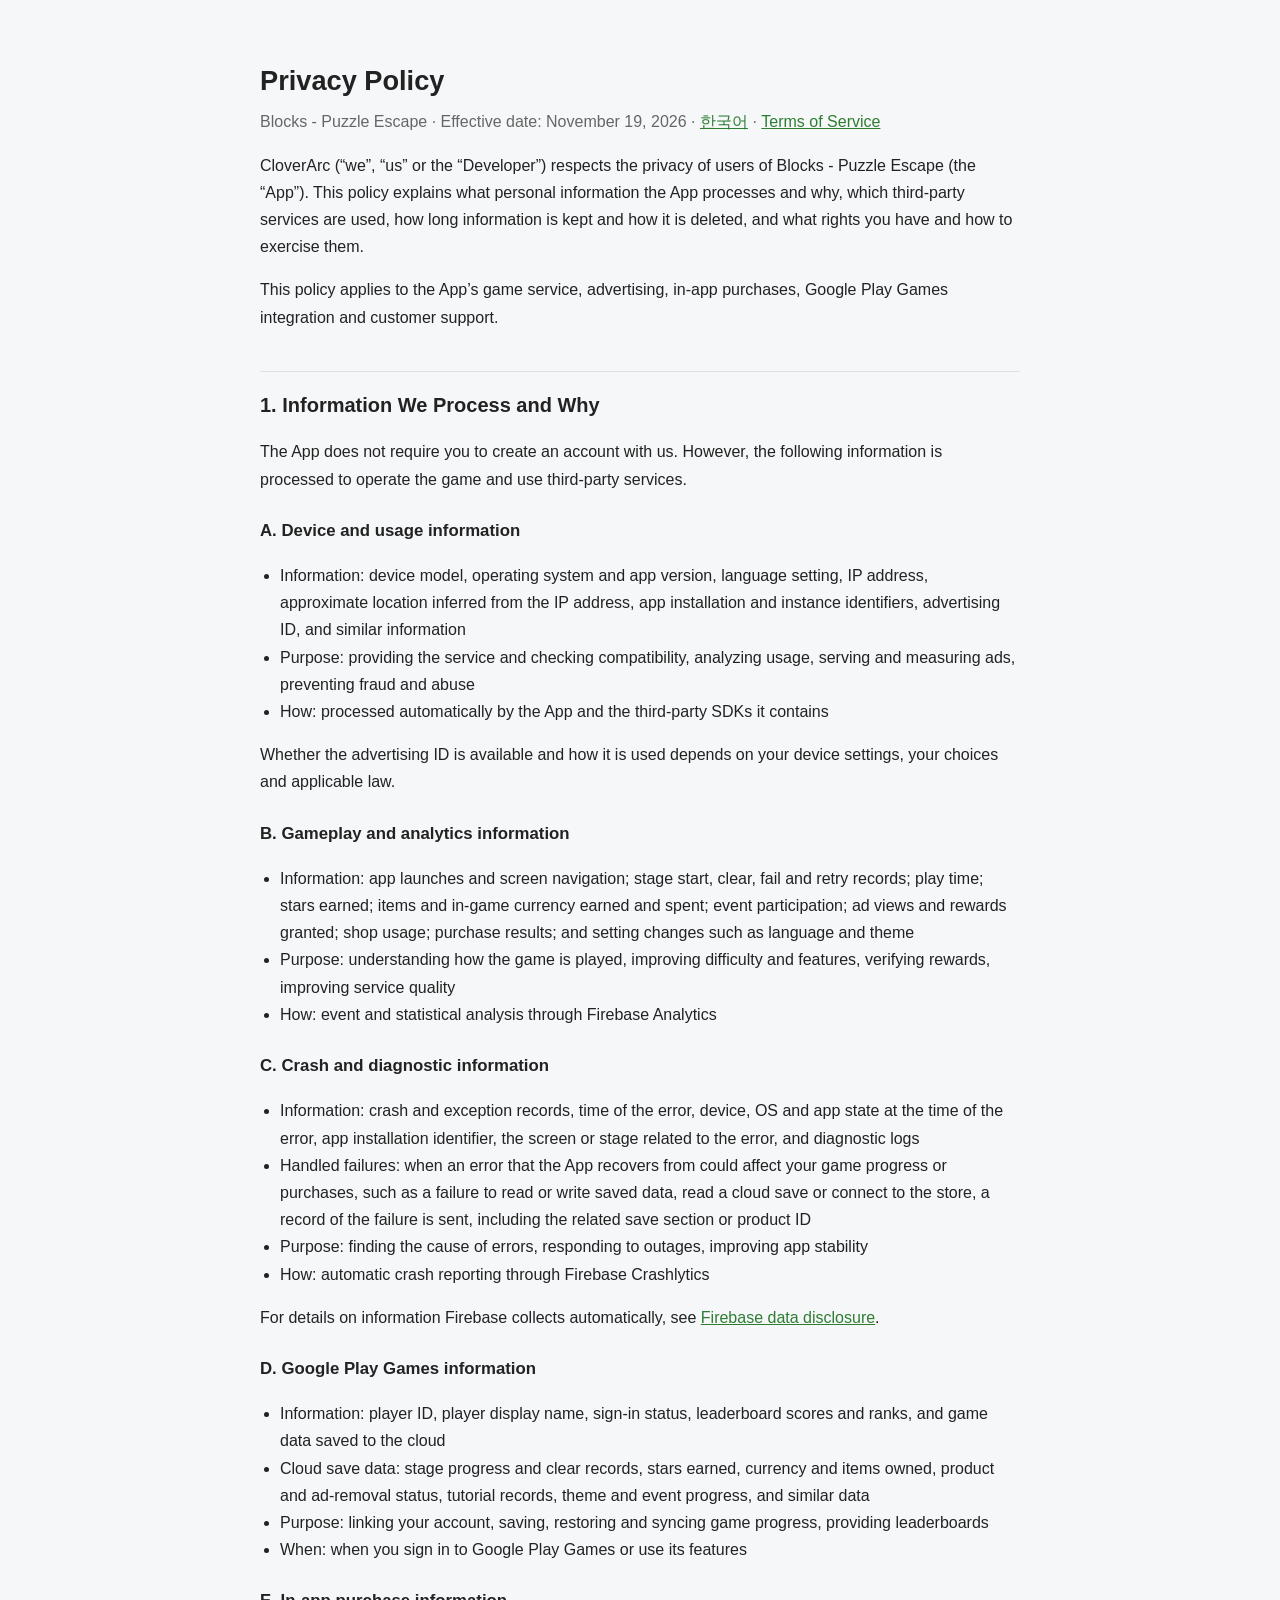
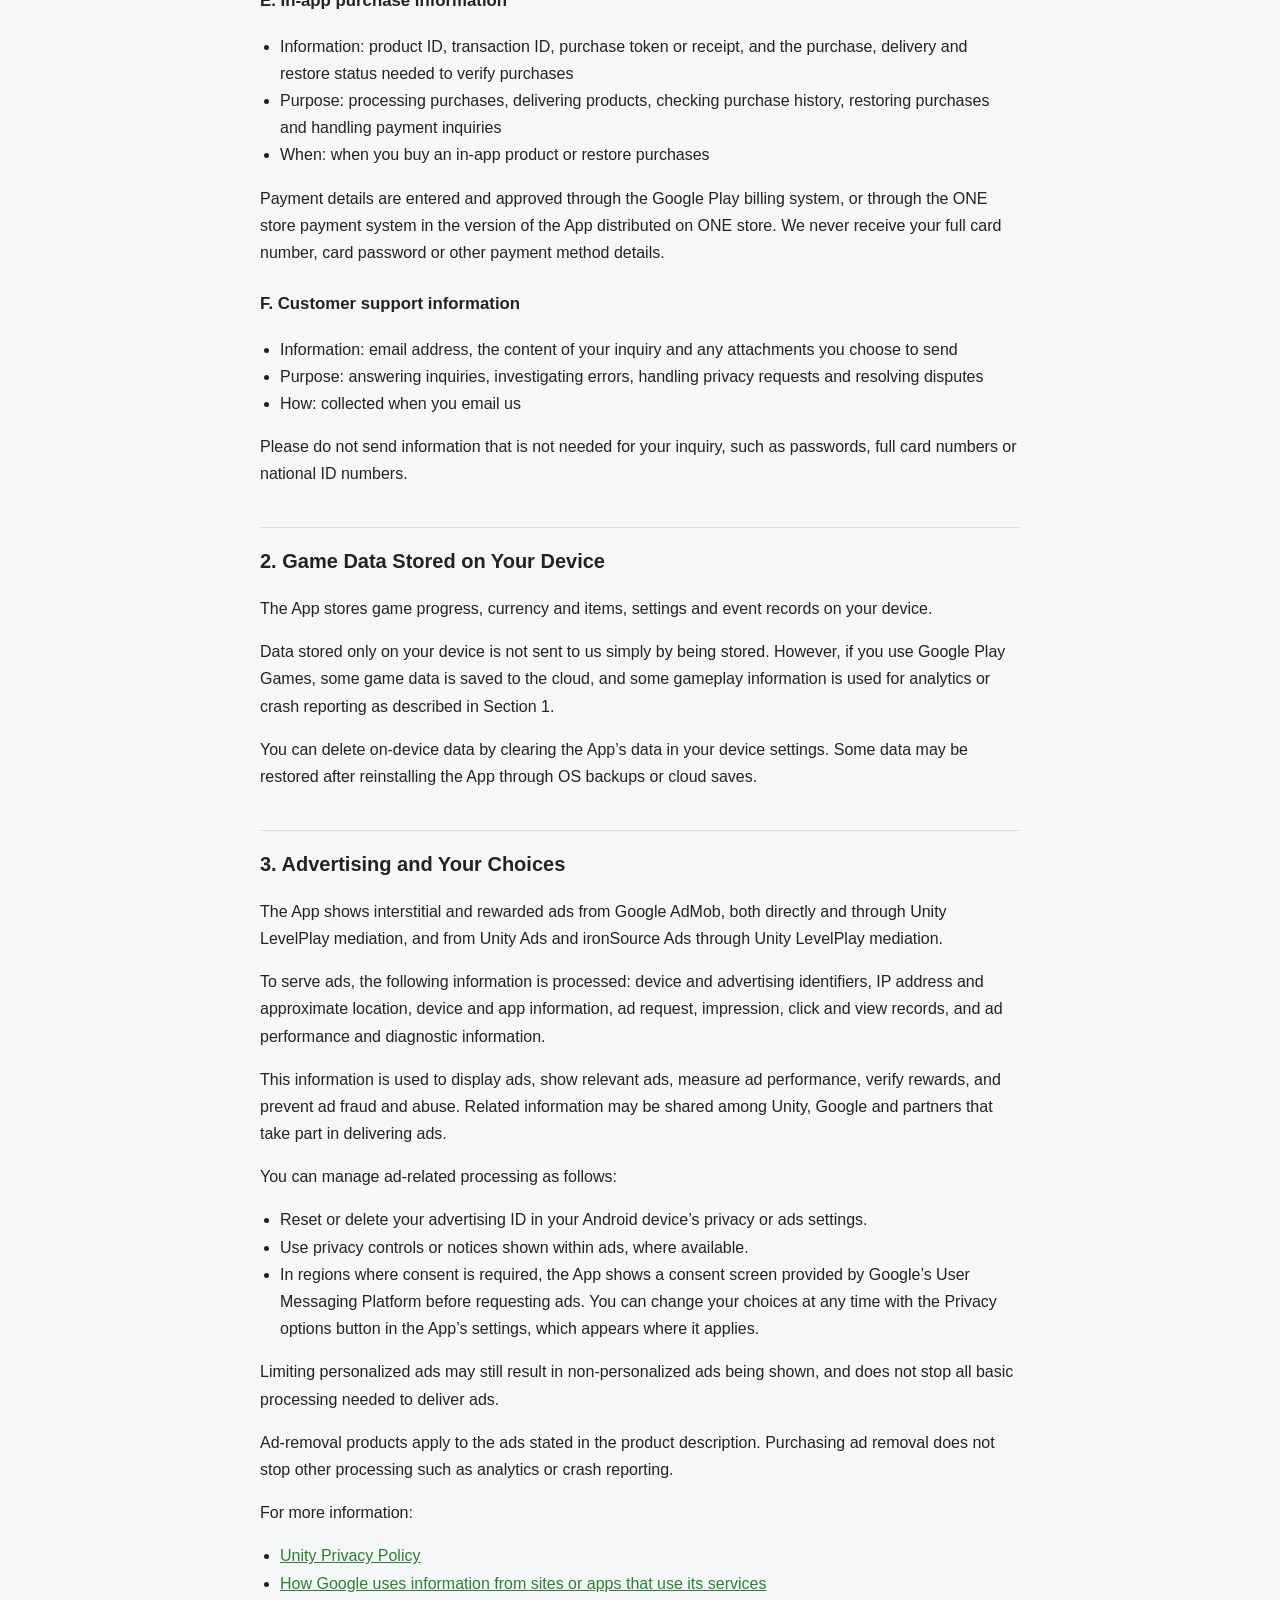
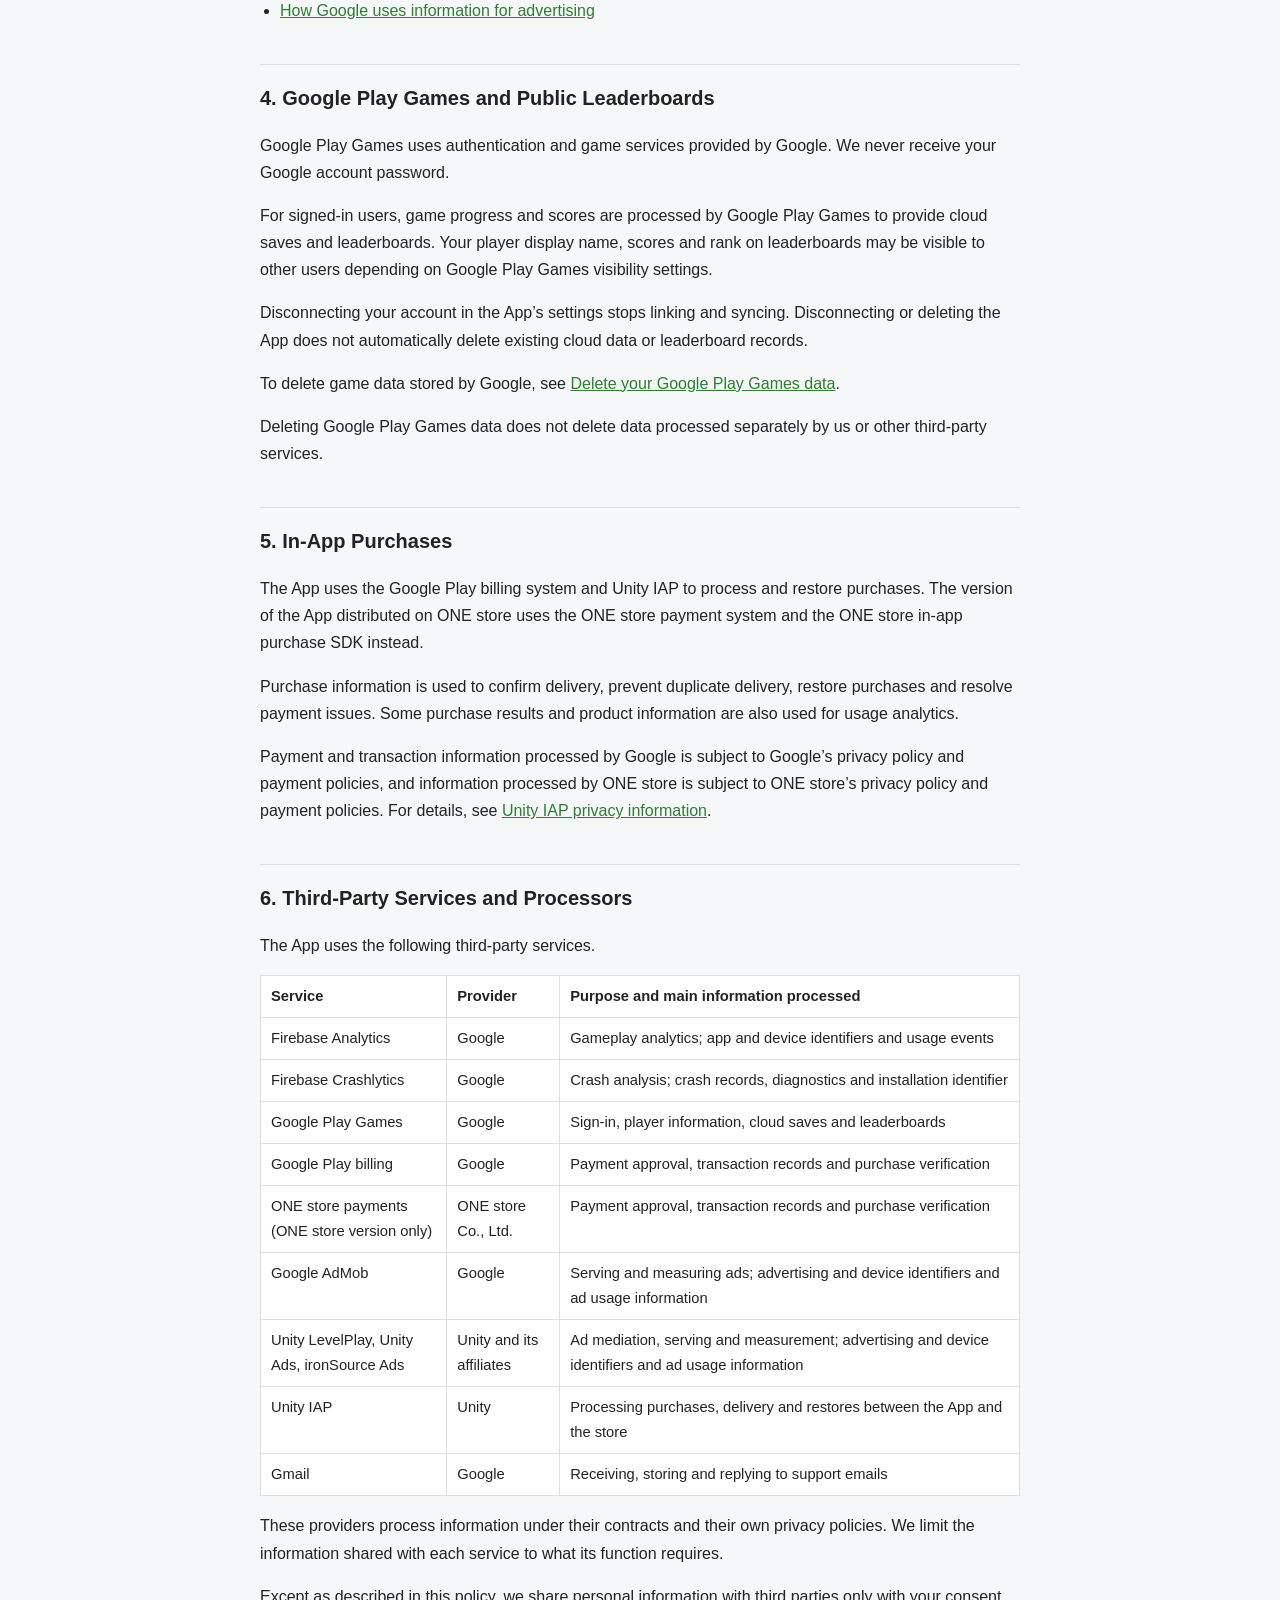
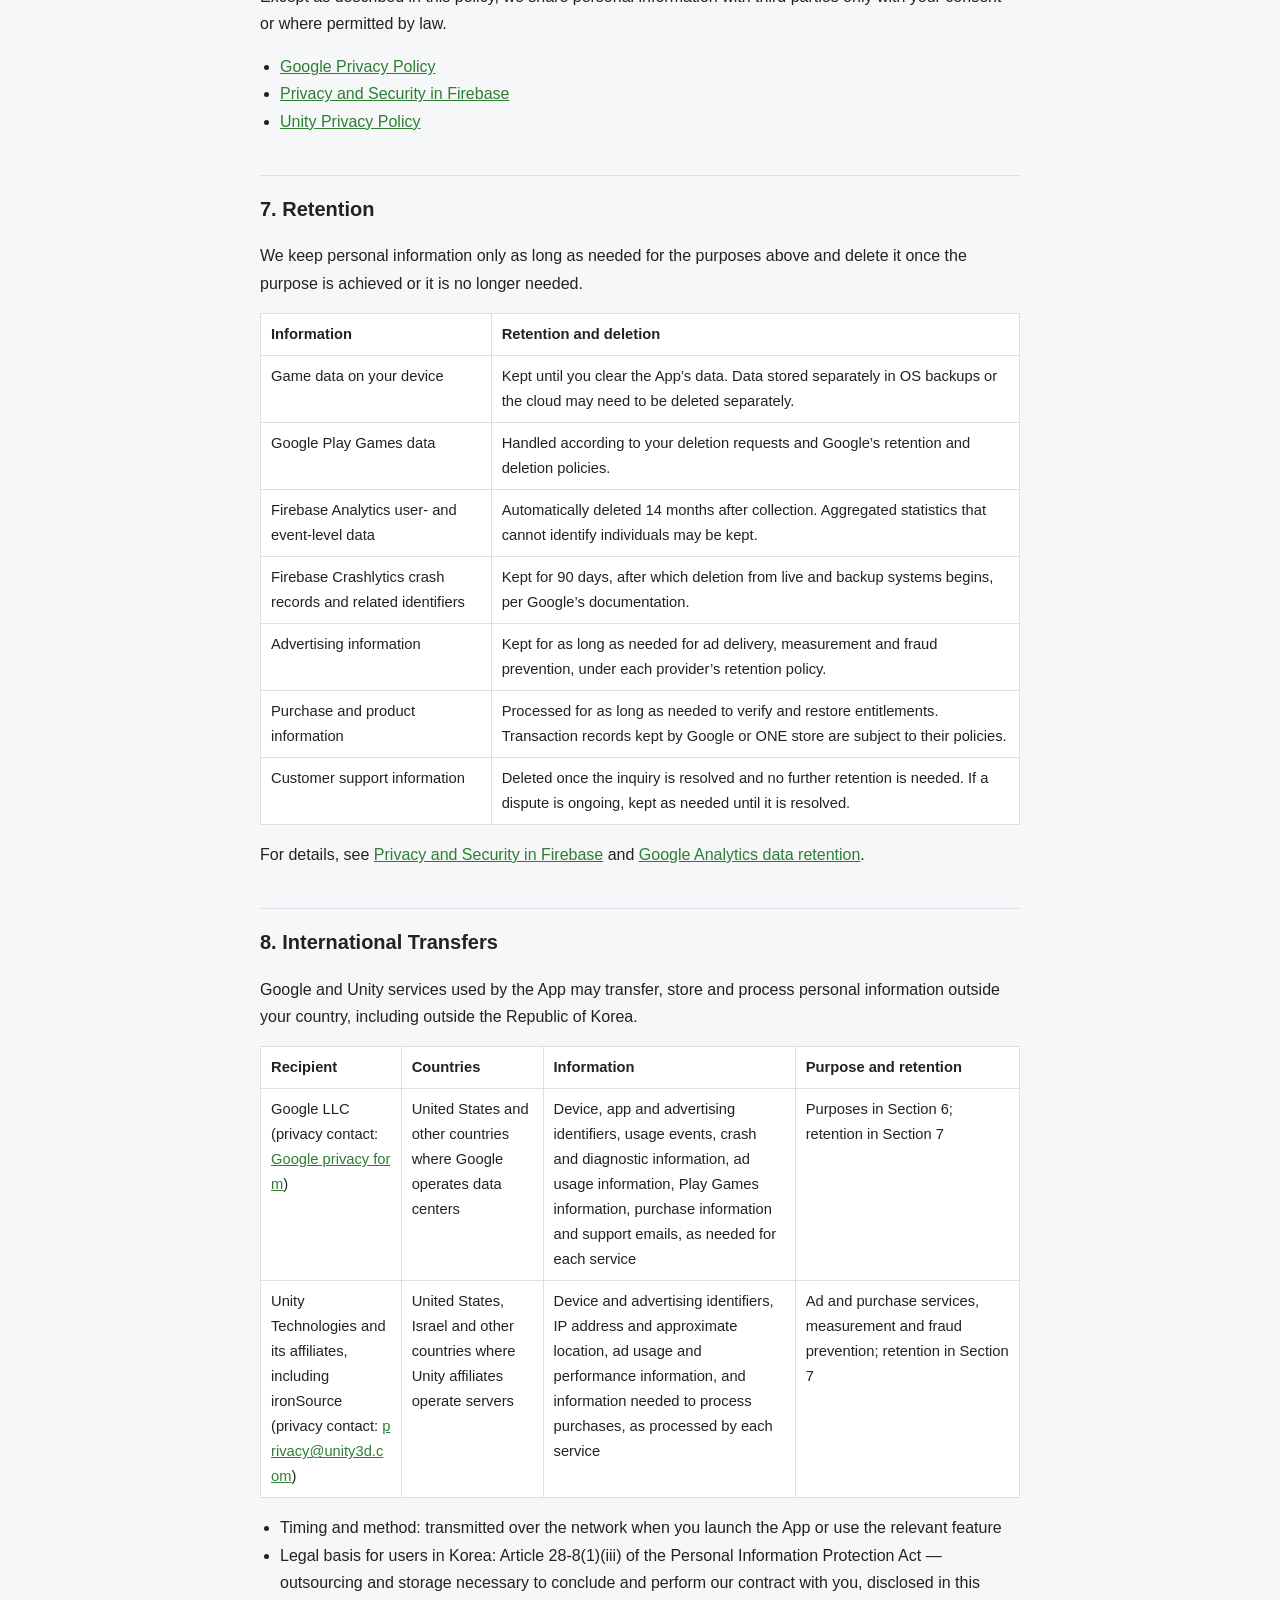
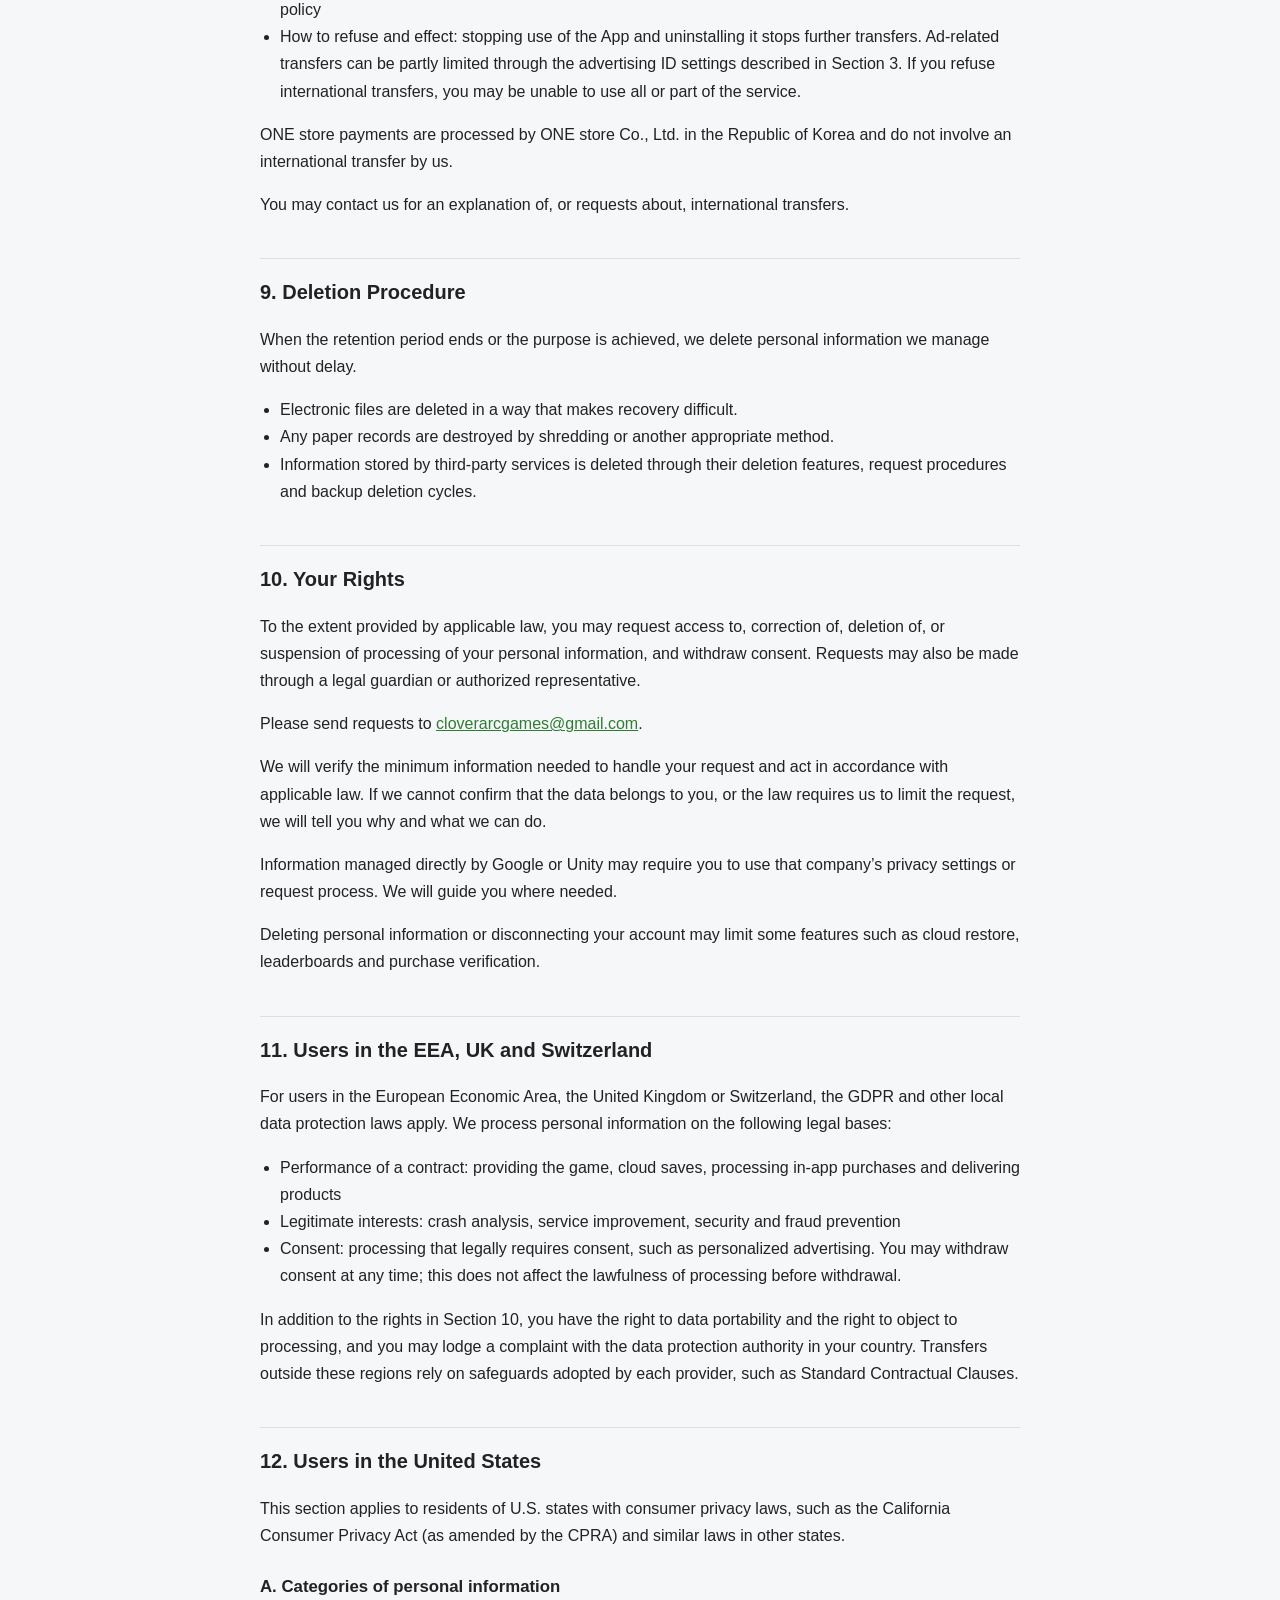
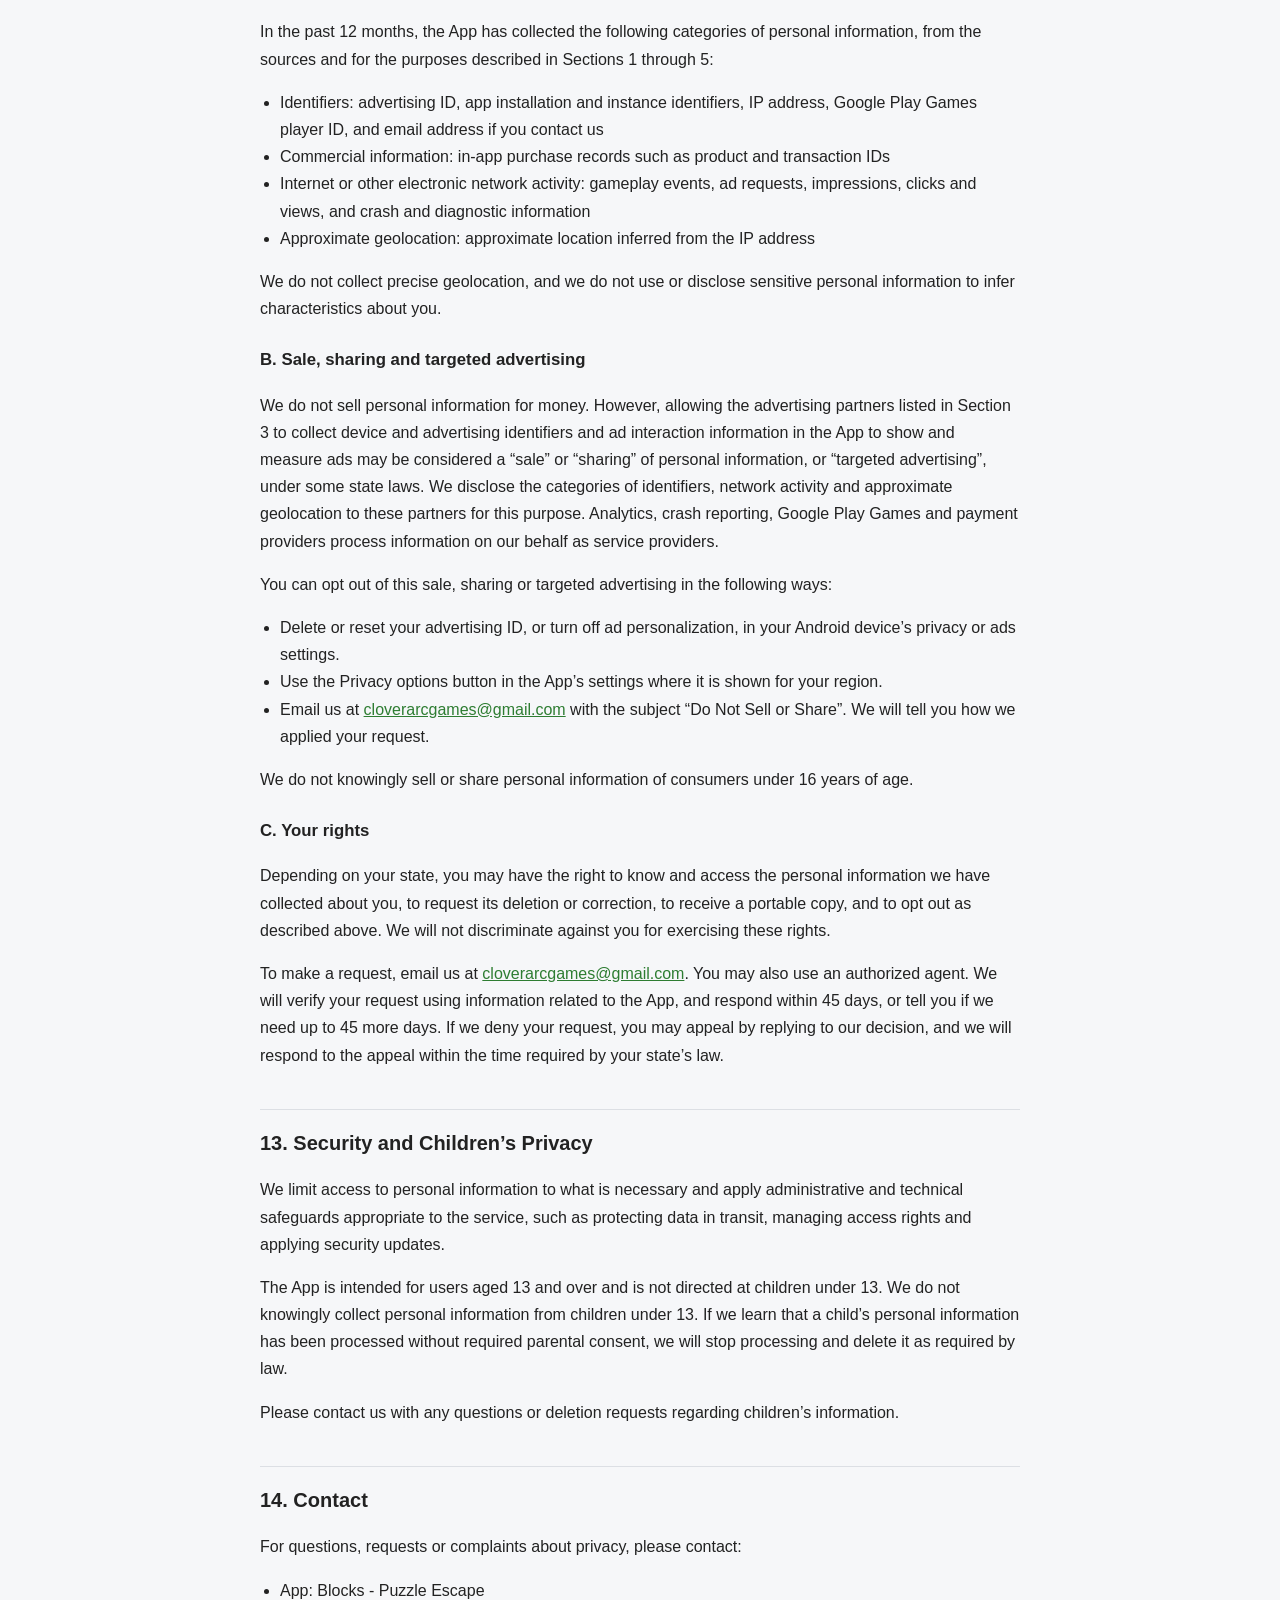
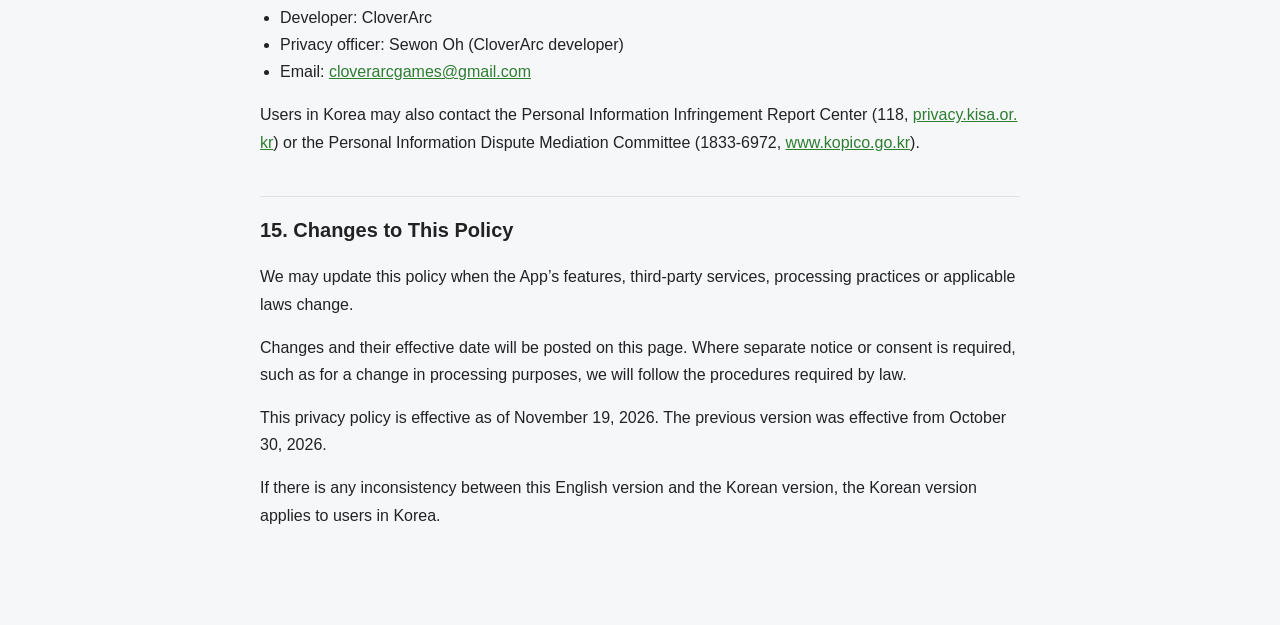
<file: privacy.html>
<!doctype html>
<html lang="en">
<head>
  <meta charset="utf-8">
  <meta name="viewport" content="width=device-width, initial-scale=1">
  <title>Privacy Policy - Blocks - Puzzle Escape</title>
  <style>
    :root { --bg: #f6f7f9; --fg: #222; --muted: #666; --line: #dcdfe4; --link: #2e7d32; --card: #fff; }
    @media (prefers-color-scheme: dark) {
      :root { --bg: #15171a; --fg: #e6e6e6; --muted: #a0a4aa; --line: #33373d; --link: #81c784; --card: #1d2024; }
    }
    body { margin: 0; font-family: -apple-system, "Segoe UI", "Noto Sans KR", sans-serif; background: var(--bg); color: var(--fg); line-height: 1.7; }
    main { max-width: 760px; margin: 0 auto; padding: 40px 16px 80px; }
    h1 { font-size: 1.7rem; margin-bottom: 4px; }
    h2 { font-size: 1.25rem; margin-top: 40px; padding-top: 16px; border-top: 1px solid var(--line); }
    h3 { font-size: 1.05rem; margin-top: 24px; }
    a { color: var(--link); word-break: break-all; }
    .meta { color: var(--muted); margin-top: 0; }
    .table-wrap { overflow-x: auto; }
    table { border-collapse: collapse; width: 100%; background: var(--card); font-size: 0.92rem; }
    th, td { border: 1px solid var(--line); padding: 8px 10px; text-align: left; vertical-align: top; }
    th { white-space: nowrap; }
    ul { padding-left: 20px; }
  </style>
</head>
<body>
<main>
  <h1>Privacy Policy</h1>
  <p class="meta">Blocks - Puzzle Escape · Effective date: November 19, 2026 · <a href="privacy-ko.html">한국어</a> · <a href="terms.html">Terms of Service</a></p>

  <p>CloverArc (“we”, “us” or the “Developer”) respects the privacy of users of Blocks - Puzzle Escape (the “App”). This policy explains what personal information the App processes and why, which third-party services are used, how long information is kept and how it is deleted, and what rights you have and how to exercise them.</p>
  <p>This policy applies to the App’s game service, advertising, in-app purchases, Google Play Games integration and customer support.</p>

  <h2>1. Information We Process and Why</h2>
  <p>The App does not require you to create an account with us. However, the following information is processed to operate the game and use third-party services.</p>

  <h3>A. Device and usage information</h3>
  <ul>
    <li>Information: device model, operating system and app version, language setting, IP address, approximate location inferred from the IP address, app installation and instance identifiers, advertising ID, and similar information</li>
    <li>Purpose: providing the service and checking compatibility, analyzing usage, serving and measuring ads, preventing fraud and abuse</li>
    <li>How: processed automatically by the App and the third-party SDKs it contains</li>
  </ul>
  <p>Whether the advertising ID is available and how it is used depends on your device settings, your choices and applicable law.</p>

  <h3>B. Gameplay and analytics information</h3>
  <ul>
    <li>Information: app launches and screen navigation; stage start, clear, fail and retry records; play time; stars earned; items and in-game currency earned and spent; event participation; ad views and rewards granted; shop usage; purchase results; and setting changes such as language and theme</li>
    <li>Purpose: understanding how the game is played, improving difficulty and features, verifying rewards, improving service quality</li>
    <li>How: event and statistical analysis through Firebase Analytics</li>
  </ul>

  <h3>C. Crash and diagnostic information</h3>
  <ul>
    <li>Information: crash and exception records, time of the error, device, OS and app state at the time of the error, app installation identifier, the screen or stage related to the error, and diagnostic logs</li>
    <li>Handled failures: when an error that the App recovers from could affect your game progress or purchases, such as a failure to read or write saved data, read a cloud save or connect to the store, a record of the failure is sent, including the related save section or product ID</li>
    <li>Purpose: finding the cause of errors, responding to outages, improving app stability</li>
    <li>How: automatic crash reporting through Firebase Crashlytics</li>
  </ul>
  <p>For details on information Firebase collects automatically, see <a href="https://firebase.google.com/docs/android/play-data-disclosure">Firebase data disclosure</a>.</p>

  <h3>D. Google Play Games information</h3>
  <ul>
    <li>Information: player ID, player display name, sign-in status, leaderboard scores and ranks, and game data saved to the cloud</li>
    <li>Cloud save data: stage progress and clear records, stars earned, currency and items owned, product and ad-removal status, tutorial records, theme and event progress, and similar data</li>
    <li>Purpose: linking your account, saving, restoring and syncing game progress, providing leaderboards</li>
    <li>When: when you sign in to Google Play Games or use its features</li>
  </ul>

  <h3>E. In-app purchase information</h3>
  <ul>
    <li>Information: product ID, transaction ID, purchase token or receipt, and the purchase, delivery and restore status needed to verify purchases</li>
    <li>Purpose: processing purchases, delivering products, checking purchase history, restoring purchases and handling payment inquiries</li>
    <li>When: when you buy an in-app product or restore purchases</li>
  </ul>
  <p>Payment details are entered and approved through the Google Play billing system, or through the ONE store payment system in the version of the App distributed on ONE store. We never receive your full card number, card password or other payment method details.</p>

  <h3>F. Customer support information</h3>
  <ul>
    <li>Information: email address, the content of your inquiry and any attachments you choose to send</li>
    <li>Purpose: answering inquiries, investigating errors, handling privacy requests and resolving disputes</li>
    <li>How: collected when you email us</li>
  </ul>
  <p>Please do not send information that is not needed for your inquiry, such as passwords, full card numbers or national ID numbers.</p>

  <h2>2. Game Data Stored on Your Device</h2>
  <p>The App stores game progress, currency and items, settings and event records on your device.</p>
  <p>Data stored only on your device is not sent to us simply by being stored. However, if you use Google Play Games, some game data is saved to the cloud, and some gameplay information is used for analytics or crash reporting as described in Section 1.</p>
  <p>You can delete on-device data by clearing the App’s data in your device settings. Some data may be restored after reinstalling the App through OS backups or cloud saves.</p>

  <h2>3. Advertising and Your Choices</h2>
  <p>The App shows interstitial and rewarded ads from Google AdMob, both directly and through Unity LevelPlay mediation, and from Unity Ads and ironSource Ads through Unity LevelPlay mediation.</p>
  <p>To serve ads, the following information is processed: device and advertising identifiers, IP address and approximate location, device and app information, ad request, impression, click and view records, and ad performance and diagnostic information.</p>
  <p>This information is used to display ads, show relevant ads, measure ad performance, verify rewards, and prevent ad fraud and abuse. Related information may be shared among Unity, Google and partners that take part in delivering ads.</p>
  <p>You can manage ad-related processing as follows:</p>
  <ul>
    <li>Reset or delete your advertising ID in your Android device’s privacy or ads settings.</li>
    <li>Use privacy controls or notices shown within ads, where available.</li>
    <li>In regions where consent is required, the App shows a consent screen provided by Google’s User Messaging Platform before requesting ads. You can change your choices at any time with the Privacy options button in the App’s settings, which appears where it applies.</li>
  </ul>
  <p>Limiting personalized ads may still result in non-personalized ads being shown, and does not stop all basic processing needed to deliver ads.</p>
  <p>Ad-removal products apply to the ads stated in the product description. Purchasing ad removal does not stop other processing such as analytics or crash reporting.</p>
  <p>For more information:</p>
  <ul>
    <li><a href="https://unity.com/legal/game-player-and-app-user-privacy-policy">Unity Privacy Policy</a></li>
    <li><a href="https://policies.google.com/technologies/partner-sites">How Google uses information from sites or apps that use its services</a></li>
    <li><a href="https://policies.google.com/technologies/ads">How Google uses information for advertising</a></li>
  </ul>

  <h2>4. Google Play Games and Public Leaderboards</h2>
  <p>Google Play Games uses authentication and game services provided by Google. We never receive your Google account password.</p>
  <p>For signed-in users, game progress and scores are processed by Google Play Games to provide cloud saves and leaderboards. Your player display name, scores and rank on leaderboards may be visible to other users depending on Google Play Games visibility settings.</p>
  <p>Disconnecting your account in the App’s settings stops linking and syncing. Disconnecting or deleting the App does not automatically delete existing cloud data or leaderboard records.</p>
  <p>To delete game data stored by Google, see <a href="https://support.google.com/googleplay/answer/9130646">Delete your Google Play Games data</a>.</p>
  <p>Deleting Google Play Games data does not delete data processed separately by us or other third-party services.</p>

  <h2>5. In-App Purchases</h2>
  <p>The App uses the Google Play billing system and Unity IAP to process and restore purchases. The version of the App distributed on ONE store uses the ONE store payment system and the ONE store in-app purchase SDK instead.</p>
  <p>Purchase information is used to confirm delivery, prevent duplicate delivery, restore purchases and resolve payment issues. Some purchase results and product information are also used for usage analytics.</p>
  <p>Payment and transaction information processed by Google is subject to Google’s privacy policy and payment policies, and information processed by ONE store is subject to ONE store’s privacy policy and payment policies. For details, see <a href="https://docs.unity.com/en-us/iap/privacy-and-consent">Unity IAP privacy information</a>.</p>

  <h2>6. Third-Party Services and Processors</h2>
  <p>The App uses the following third-party services.</p>
  <div class="table-wrap">
  <table>
    <tr><th>Service</th><th>Provider</th><th>Purpose and main information processed</th></tr>
    <tr><td>Firebase Analytics</td><td>Google</td><td>Gameplay analytics; app and device identifiers and usage events</td></tr>
    <tr><td>Firebase Crashlytics</td><td>Google</td><td>Crash analysis; crash records, diagnostics and installation identifier</td></tr>
    <tr><td>Google Play Games</td><td>Google</td><td>Sign-in, player information, cloud saves and leaderboards</td></tr>
    <tr><td>Google Play billing</td><td>Google</td><td>Payment approval, transaction records and purchase verification</td></tr>
    <tr><td>ONE store payments (ONE store version only)</td><td>ONE store Co., Ltd.</td><td>Payment approval, transaction records and purchase verification</td></tr>
    <tr><td>Google AdMob</td><td>Google</td><td>Serving and measuring ads; advertising and device identifiers and ad usage information</td></tr>
    <tr><td>Unity LevelPlay, Unity Ads, ironSource Ads</td><td>Unity and its affiliates</td><td>Ad mediation, serving and measurement; advertising and device identifiers and ad usage information</td></tr>
    <tr><td>Unity IAP</td><td>Unity</td><td>Processing purchases, delivery and restores between the App and the store</td></tr>
    <tr><td>Gmail</td><td>Google</td><td>Receiving, storing and replying to support emails</td></tr>
  </table>
  </div>
  <p>These providers process information under their contracts and their own privacy policies. We limit the information shared with each service to what its function requires.</p>
  <p>Except as described in this policy, we share personal information with third parties only with your consent or where permitted by law.</p>
  <ul>
    <li><a href="https://policies.google.com/privacy">Google Privacy Policy</a></li>
    <li><a href="https://firebase.google.com/support/privacy">Privacy and Security in Firebase</a></li>
    <li><a href="https://unity.com/legal/game-player-and-app-user-privacy-policy">Unity Privacy Policy</a></li>
  </ul>

  <h2>7. Retention</h2>
  <p>We keep personal information only as long as needed for the purposes above and delete it once the purpose is achieved or it is no longer needed.</p>
  <div class="table-wrap">
  <table>
    <tr><th>Information</th><th>Retention and deletion</th></tr>
    <tr><td>Game data on your device</td><td>Kept until you clear the App’s data. Data stored separately in OS backups or the cloud may need to be deleted separately.</td></tr>
    <tr><td>Google Play Games data</td><td>Handled according to your deletion requests and Google’s retention and deletion policies.</td></tr>
    <tr><td>Firebase Analytics user- and event-level data</td><td>Automatically deleted 14 months after collection. Aggregated statistics that cannot identify individuals may be kept.</td></tr>
    <tr><td>Firebase Crashlytics crash records and related identifiers</td><td>Kept for 90 days, after which deletion from live and backup systems begins, per Google’s documentation.</td></tr>
    <tr><td>Advertising information</td><td>Kept for as long as needed for ad delivery, measurement and fraud prevention, under each provider’s retention policy.</td></tr>
    <tr><td>Purchase and product information</td><td>Processed for as long as needed to verify and restore entitlements. Transaction records kept by Google or ONE store are subject to their policies.</td></tr>
    <tr><td>Customer support information</td><td>Deleted once the inquiry is resolved and no further retention is needed. If a dispute is ongoing, kept as needed until it is resolved.</td></tr>
  </table>
  </div>
  <p>For details, see <a href="https://firebase.google.com/support/privacy">Privacy and Security in Firebase</a> and <a href="https://support.google.com/analytics/answer/7667196">Google Analytics data retention</a>.</p>

  <h2>8. International Transfers</h2>
  <p>Google and Unity services used by the App may transfer, store and process personal information outside your country, including outside the Republic of Korea.</p>
  <div class="table-wrap">
  <table>
    <tr><th>Recipient</th><th>Countries</th><th>Information</th><th>Purpose and retention</th></tr>
    <tr>
      <td>Google LLC<br>(privacy contact: <a href="https://support.google.com/policies/contact/general_privacy_form">Google privacy form</a>)</td>
      <td>United States and other countries where Google operates data centers</td>
      <td>Device, app and advertising identifiers, usage events, crash and diagnostic information, ad usage information, Play Games information, purchase information and support emails, as needed for each service</td>
      <td>Purposes in Section 6; retention in Section 7</td>
    </tr>
    <tr>
      <td>Unity Technologies and its affiliates, including ironSource<br>(privacy contact: <a href="mailto:privacy@unity3d.com">privacy@unity3d.com</a>)</td>
      <td>United States, Israel and other countries where Unity affiliates operate servers</td>
      <td>Device and advertising identifiers, IP address and approximate location, ad usage and performance information, and information needed to process purchases, as processed by each service</td>
      <td>Ad and purchase services, measurement and fraud prevention; retention in Section 7</td>
    </tr>
  </table>
  </div>
  <ul>
    <li>Timing and method: transmitted over the network when you launch the App or use the relevant feature</li>
    <li>Legal basis for users in Korea: Article 28-8(1)(iii) of the Personal Information Protection Act — outsourcing and storage necessary to conclude and perform our contract with you, disclosed in this policy</li>
    <li>How to refuse and effect: stopping use of the App and uninstalling it stops further transfers. Ad-related transfers can be partly limited through the advertising ID settings described in Section 3. If you refuse international transfers, you may be unable to use all or part of the service.</li>
  </ul>
  <p>ONE store payments are processed by ONE store Co., Ltd. in the Republic of Korea and do not involve an international transfer by us.</p>
  <p>You may contact us for an explanation of, or requests about, international transfers.</p>

  <h2>9. Deletion Procedure</h2>
  <p>When the retention period ends or the purpose is achieved, we delete personal information we manage without delay.</p>
  <ul>
    <li>Electronic files are deleted in a way that makes recovery difficult.</li>
    <li>Any paper records are destroyed by shredding or another appropriate method.</li>
    <li>Information stored by third-party services is deleted through their deletion features, request procedures and backup deletion cycles.</li>
  </ul>

  <h2>10. Your Rights</h2>
  <p>To the extent provided by applicable law, you may request access to, correction of, deletion of, or suspension of processing of your personal information, and withdraw consent. Requests may also be made through a legal guardian or authorized representative.</p>
  <p>Please send requests to <a href="mailto:cloverarcgames@gmail.com">cloverarcgames@gmail.com</a>.</p>
  <p>We will verify the minimum information needed to handle your request and act in accordance with applicable law. If we cannot confirm that the data belongs to you, or the law requires us to limit the request, we will tell you why and what we can do.</p>
  <p>Information managed directly by Google or Unity may require you to use that company’s privacy settings or request process. We will guide you where needed.</p>
  <p>Deleting personal information or disconnecting your account may limit some features such as cloud restore, leaderboards and purchase verification.</p>

  <h2>11. Users in the EEA, UK and Switzerland</h2>
  <p>For users in the European Economic Area, the United Kingdom or Switzerland, the GDPR and other local data protection laws apply. We process personal information on the following legal bases:</p>
  <ul>
    <li>Performance of a contract: providing the game, cloud saves, processing in-app purchases and delivering products</li>
    <li>Legitimate interests: crash analysis, service improvement, security and fraud prevention</li>
    <li>Consent: processing that legally requires consent, such as personalized advertising. You may withdraw consent at any time; this does not affect the lawfulness of processing before withdrawal.</li>
  </ul>
  <p>In addition to the rights in Section 10, you have the right to data portability and the right to object to processing, and you may lodge a complaint with the data protection authority in your country. Transfers outside these regions rely on safeguards adopted by each provider, such as Standard Contractual Clauses.</p>

  <h2>12. Users in the United States</h2>
  <p>This section applies to residents of U.S. states with consumer privacy laws, such as the California Consumer Privacy Act (as amended by the CPRA) and similar laws in other states.</p>
  <h3>A. Categories of personal information</h3>
  <p>In the past 12 months, the App has collected the following categories of personal information, from the sources and for the purposes described in Sections 1 through 5:</p>
  <ul>
    <li>Identifiers: advertising ID, app installation and instance identifiers, IP address, Google Play Games player ID, and email address if you contact us</li>
    <li>Commercial information: in-app purchase records such as product and transaction IDs</li>
    <li>Internet or other electronic network activity: gameplay events, ad requests, impressions, clicks and views, and crash and diagnostic information</li>
    <li>Approximate geolocation: approximate location inferred from the IP address</li>
  </ul>
  <p>We do not collect precise geolocation, and we do not use or disclose sensitive personal information to infer characteristics about you.</p>
  <h3>B. Sale, sharing and targeted advertising</h3>
  <p>We do not sell personal information for money. However, allowing the advertising partners listed in Section 3 to collect device and advertising identifiers and ad interaction information in the App to show and measure ads may be considered a “sale” or “sharing” of personal information, or “targeted advertising”, under some state laws. We disclose the categories of identifiers, network activity and approximate geolocation to these partners for this purpose. Analytics, crash reporting, Google Play Games and payment providers process information on our behalf as service providers.</p>
  <p>You can opt out of this sale, sharing or targeted advertising in the following ways:</p>
  <ul>
    <li>Delete or reset your advertising ID, or turn off ad personalization, in your Android device’s privacy or ads settings.</li>
    <li>Use the Privacy options button in the App’s settings where it is shown for your region.</li>
    <li>Email us at <a href="mailto:cloverarcgames@gmail.com">cloverarcgames@gmail.com</a> with the subject “Do Not Sell or Share”. We will tell you how we applied your request.</li>
  </ul>
  <p>We do not knowingly sell or share personal information of consumers under 16 years of age.</p>
  <h3>C. Your rights</h3>
  <p>Depending on your state, you may have the right to know and access the personal information we have collected about you, to request its deletion or correction, to receive a portable copy, and to opt out as described above. We will not discriminate against you for exercising these rights.</p>
  <p>To make a request, email us at <a href="mailto:cloverarcgames@gmail.com">cloverarcgames@gmail.com</a>. You may also use an authorized agent. We will verify your request using information related to the App, and respond within 45 days, or tell you if we need up to 45 more days. If we deny your request, you may appeal by replying to our decision, and we will respond to the appeal within the time required by your state’s law.</p>

  <h2>13. Security and Children’s Privacy</h2>
  <p>We limit access to personal information to what is necessary and apply administrative and technical safeguards appropriate to the service, such as protecting data in transit, managing access rights and applying security updates.</p>
  <p>The App is intended for users aged 13 and over and is not directed at children under 13. We do not knowingly collect personal information from children under 13. If we learn that a child’s personal information has been processed without required parental consent, we will stop processing and delete it as required by law.</p>
  <p>Please contact us with any questions or deletion requests regarding children’s information.</p>

  <h2>14. Contact</h2>
  <p>For questions, requests or complaints about privacy, please contact:</p>
  <ul>
    <li>App: Blocks - Puzzle Escape</li>
    <li>Developer: CloverArc</li>
    <li>Privacy officer: Sewon Oh (CloverArc developer)</li>
    <li>Email: <a href="mailto:cloverarcgames@gmail.com">cloverarcgames@gmail.com</a></li>
  </ul>
  <p>Users in Korea may also contact the Personal Information Infringement Report Center (118, <a href="https://privacy.kisa.or.kr">privacy.kisa.or.kr</a>) or the Personal Information Dispute Mediation Committee (1833-6972, <a href="https://www.kopico.go.kr">www.kopico.go.kr</a>).</p>

  <h2>15. Changes to This Policy</h2>
  <p>We may update this policy when the App’s features, third-party services, processing practices or applicable laws change.</p>
  <p>Changes and their effective date will be posted on this page. Where separate notice or consent is required, such as for a change in processing purposes, we will follow the procedures required by law.</p>
  <p>This privacy policy is effective as of November 19, 2026. The previous version was effective from October 30, 2026.</p>
  <p>If there is any inconsistency between this English version and the Korean version, the Korean version applies to users in Korea.</p>
</main>
</body>
</html>
</file>
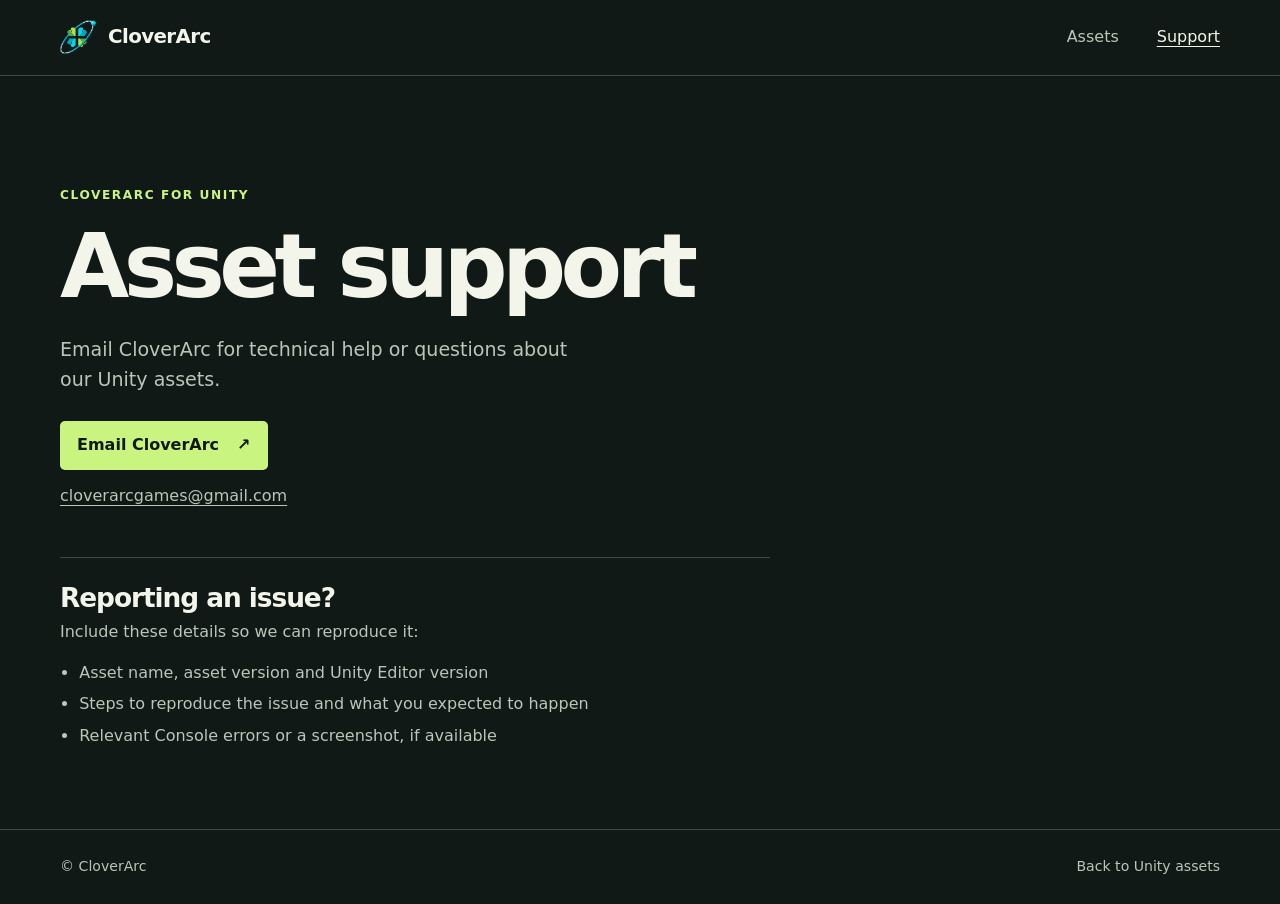
<file: support.html>
<!doctype html>
<html lang="en">
<head>
  <meta charset="utf-8">
  <meta name="viewport" content="width=device-width, initial-scale=1">
  <meta name="description" content="Contact CloverArc for questions and technical support for PopFX and other CloverArc Unity assets.">
  <title>Support · CloverArc</title>
  <link rel="icon" href="assets/cloverarc-symbol.svg" type="image/svg+xml">
  <link rel="stylesheet" href="publisher.css">
</head>
<body class="support-layout">
  <a class="skip-link" href="#main">Skip to content</a>
  <header class="site-header">
    <div class="shell header-inner">
      <a class="brand" href="./">
        <img src="assets/cloverarc-symbol.svg" width="37" height="37" alt="">
        CloverArc
      </a>
      <nav aria-label="Main navigation">
        <a href="./#assets">Assets</a>
        <a href="support.html" aria-current="page">Support</a>
      </nav>
    </div>
  </header>

  <main id="main" class="shell support-page" tabindex="-1">
    <div class="support-content">
      <p class="eyebrow">CloverArc for Unity</p>
      <h1>Asset support</h1>
      <p class="intro">Email CloverArc for technical help or questions about our Unity assets.</p>
      <a class="button" href="mailto:cloverarcgames@gmail.com?subject=CloverArc%20Asset%20Support">Email CloverArc <span aria-hidden="true">↗</span></a>
      <p class="email-address"><a href="mailto:cloverarcgames@gmail.com">cloverarcgames@gmail.com</a></p>

      <section class="issue-details" aria-labelledby="issue-title">
        <h2 id="issue-title">Reporting an issue?</h2>
        <p>Include these details so we can reproduce it:</p>
        <ul>
          <li>Asset name, asset version and Unity Editor version</li>
          <li>Steps to reproduce the issue and what you expected to happen</li>
          <li>Relevant Console errors or a screenshot, if available</li>
        </ul>
      </section>
    </div>
  </main>

  <footer class="site-footer">
    <div class="shell footer-inner">
      <span>© CloverArc</span>
      <a href="./#assets">Back to Unity assets</a>
    </div>
  </footer>
</body>
</html>
</file>
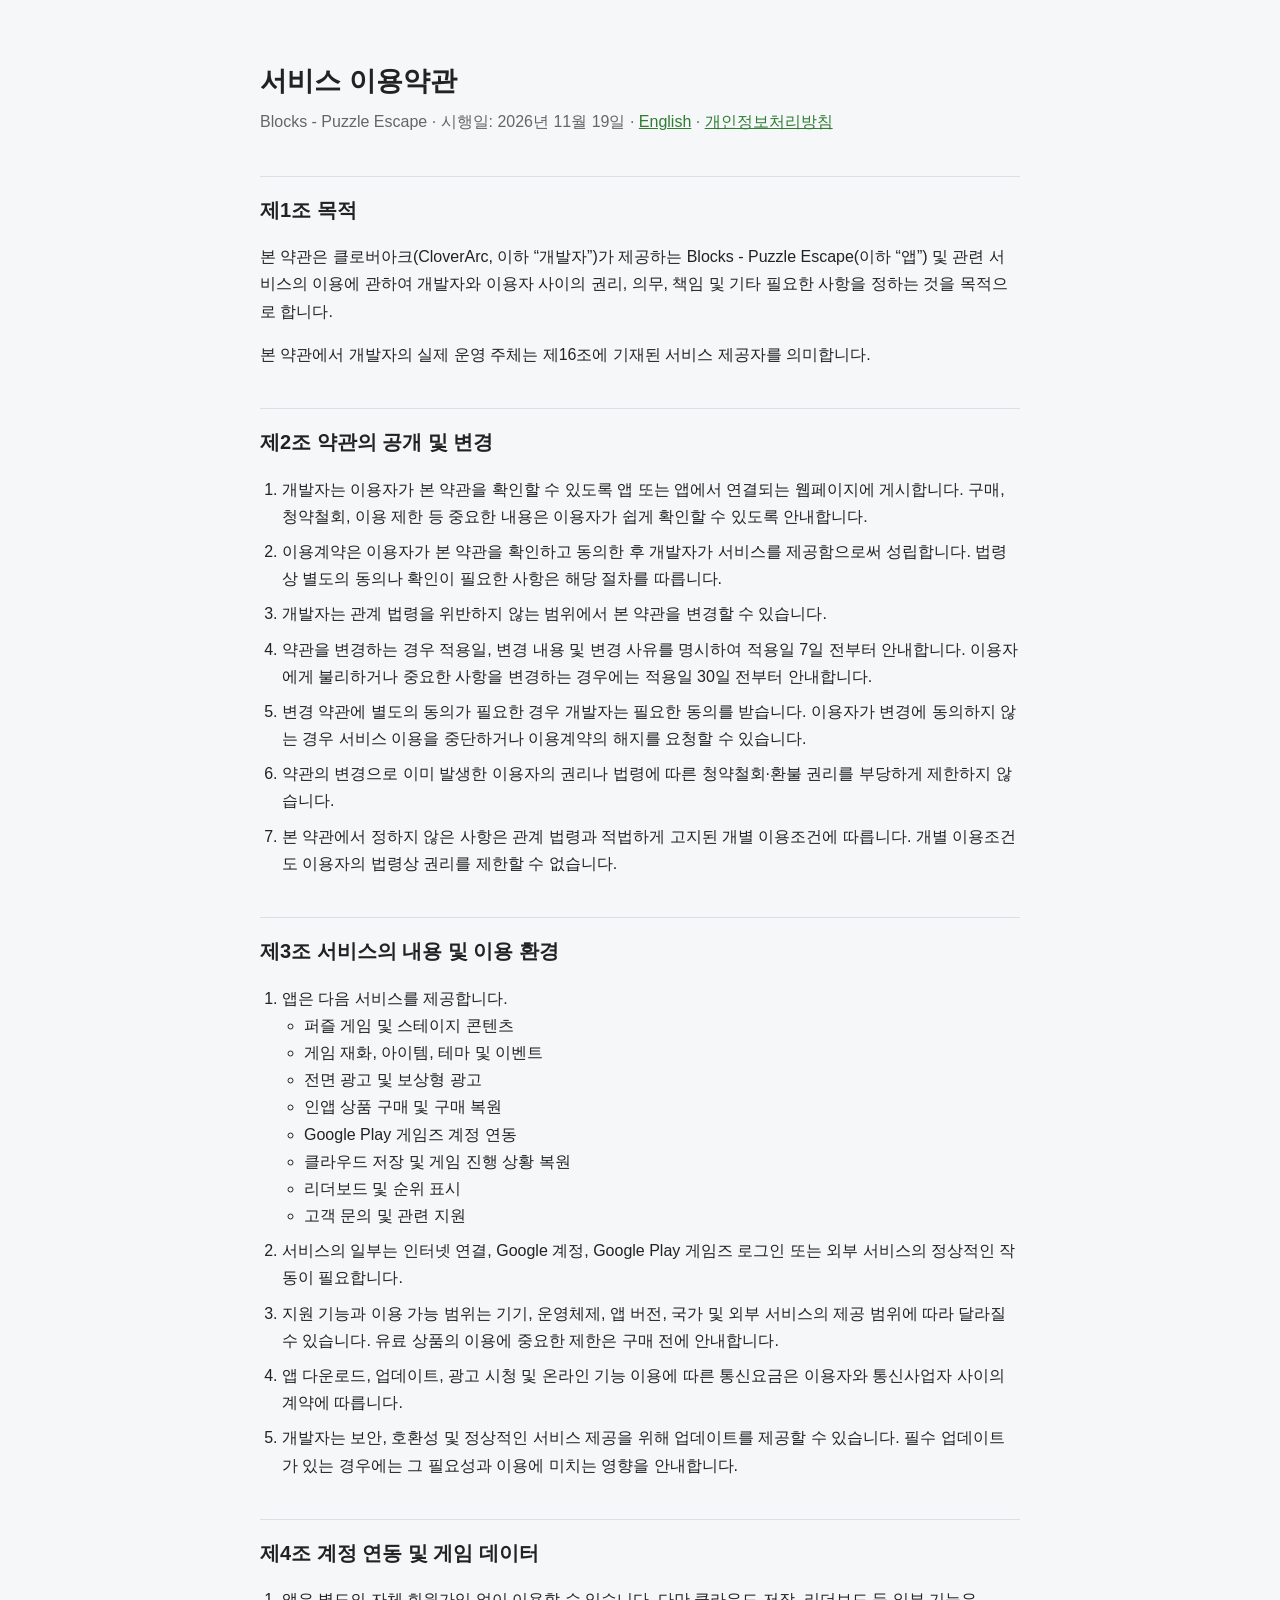
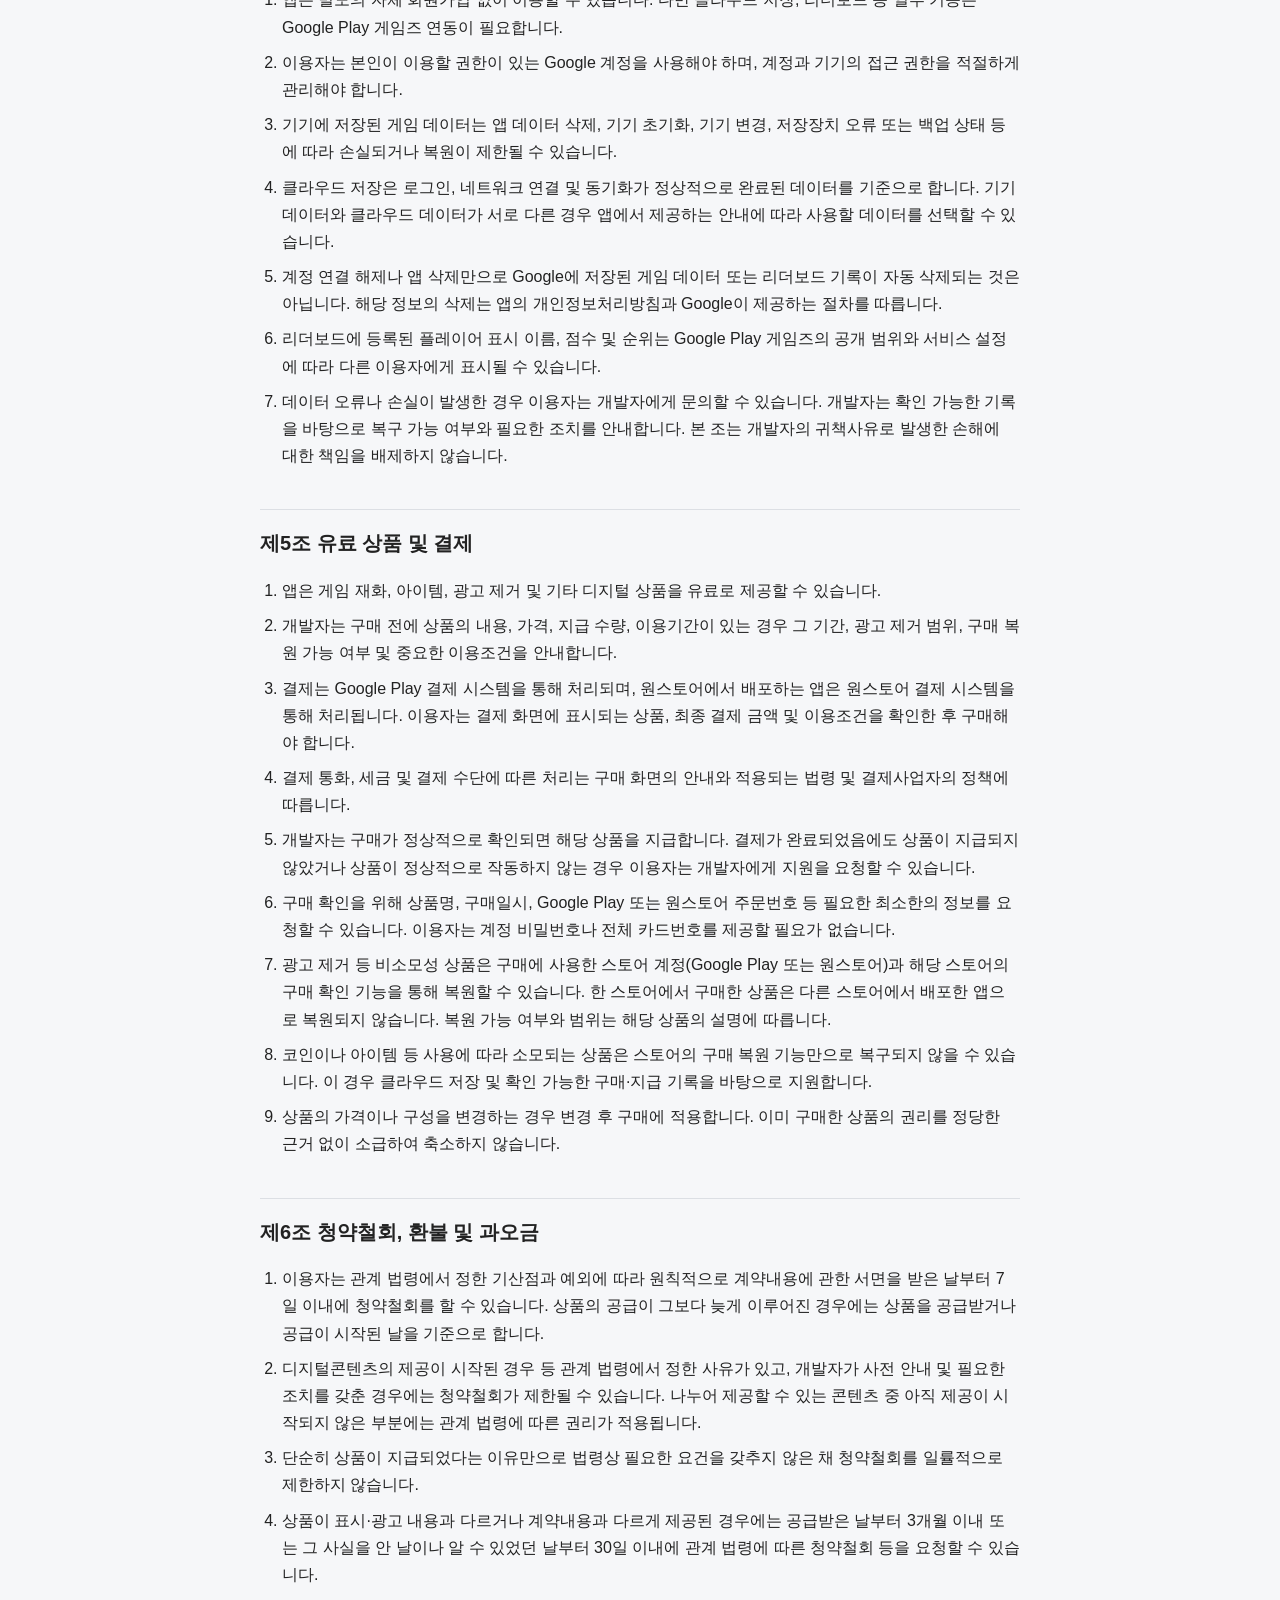
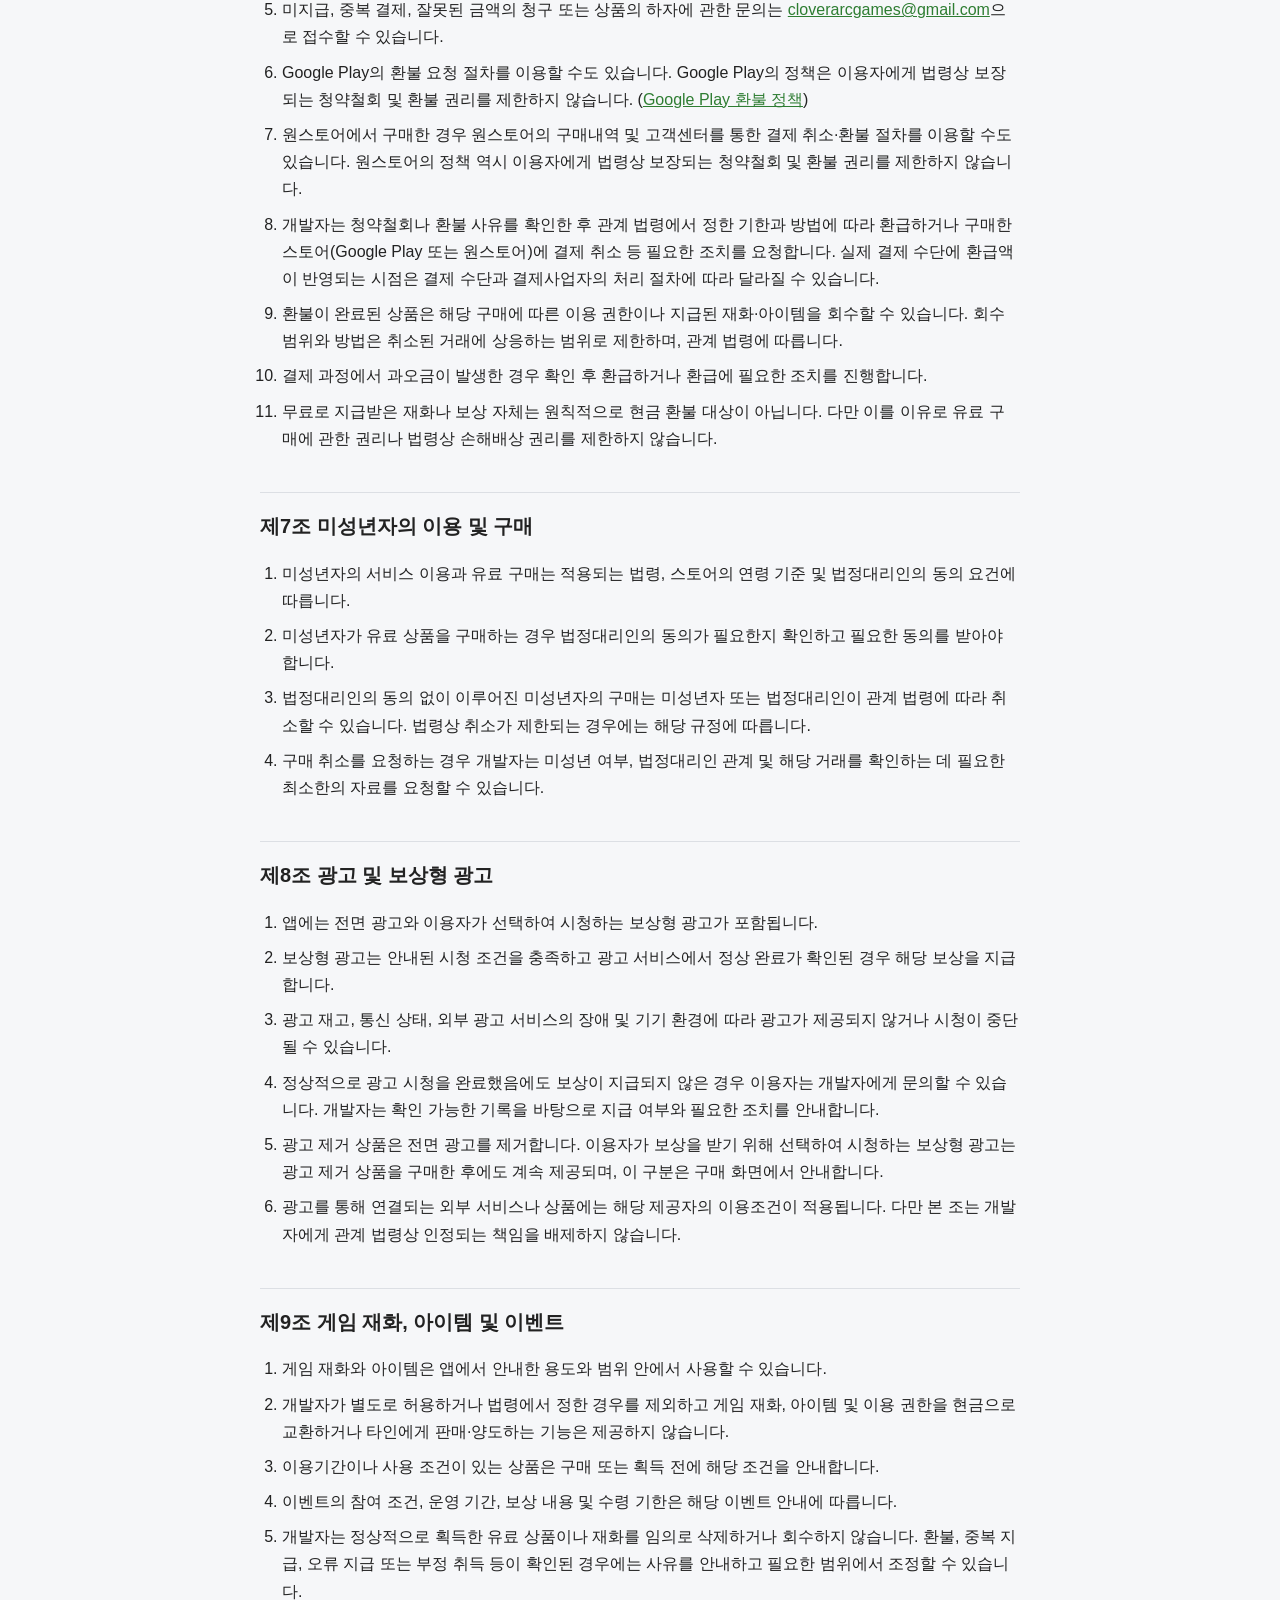
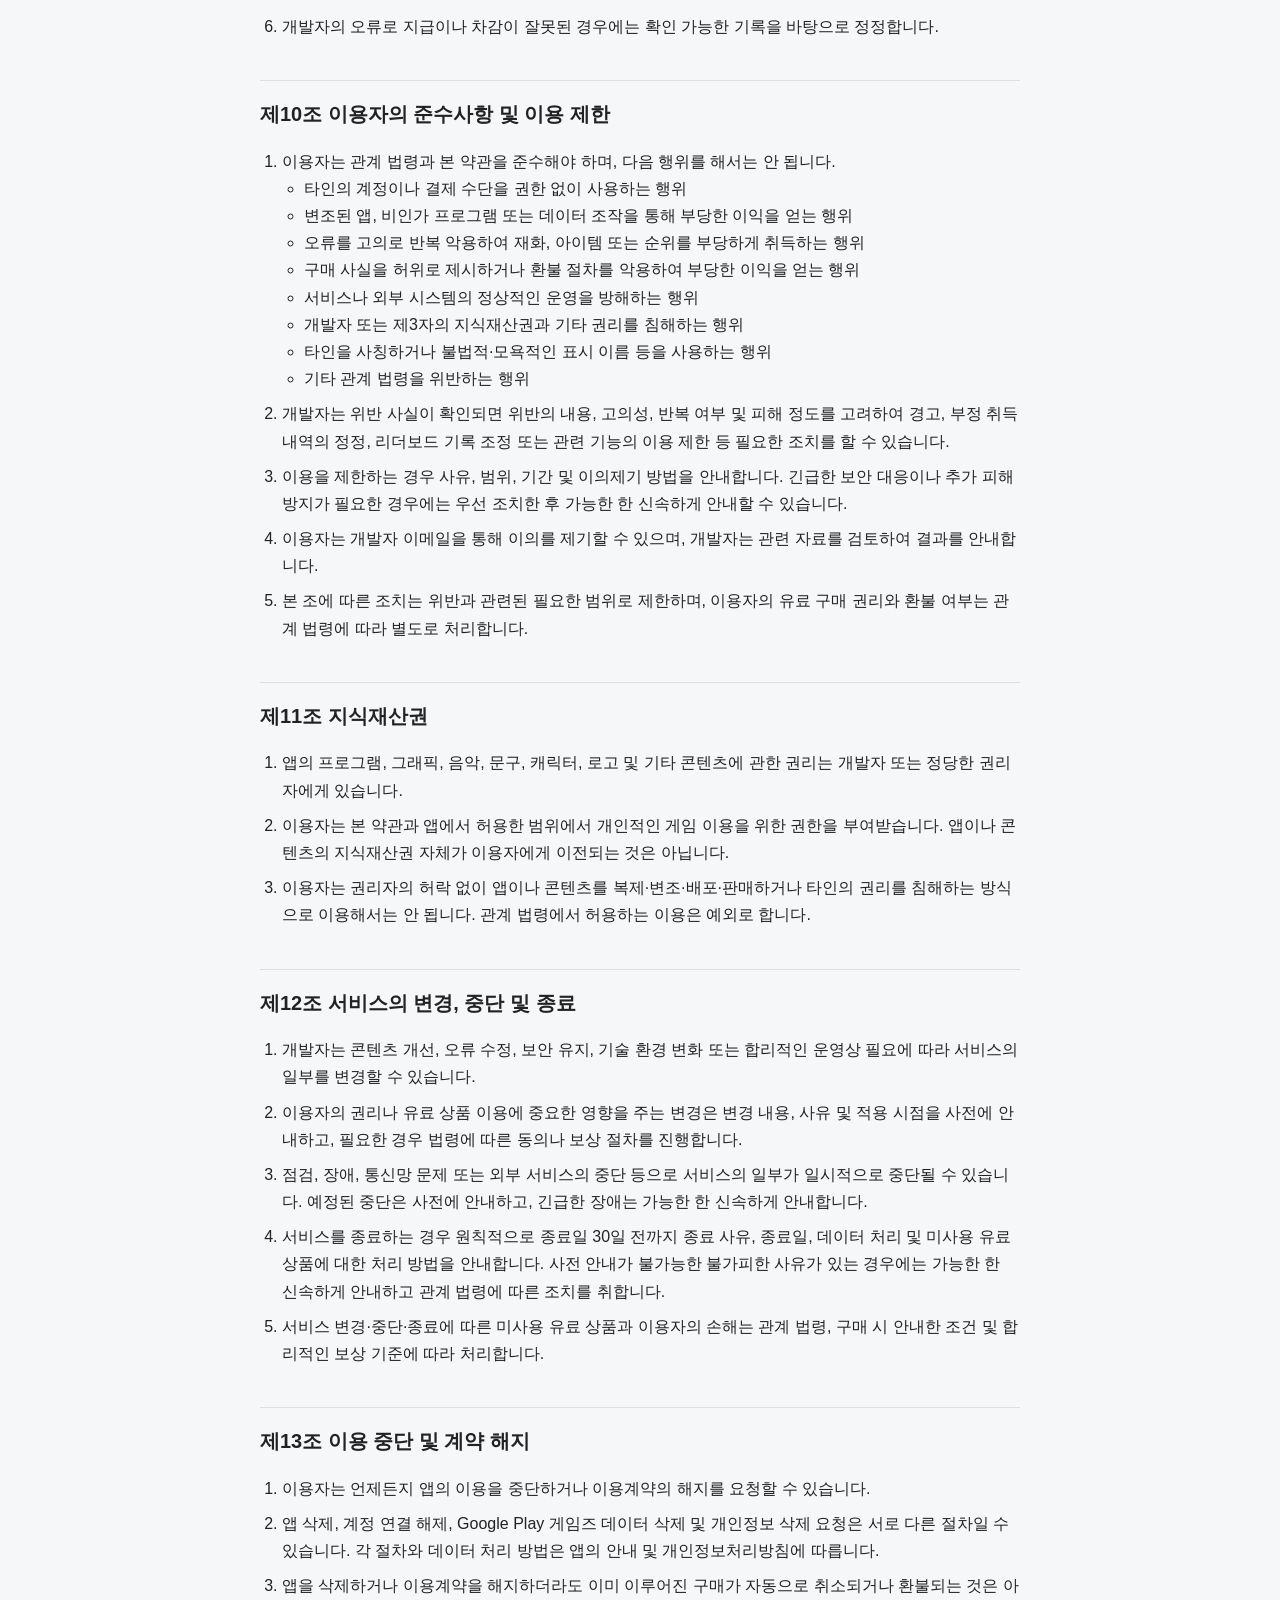
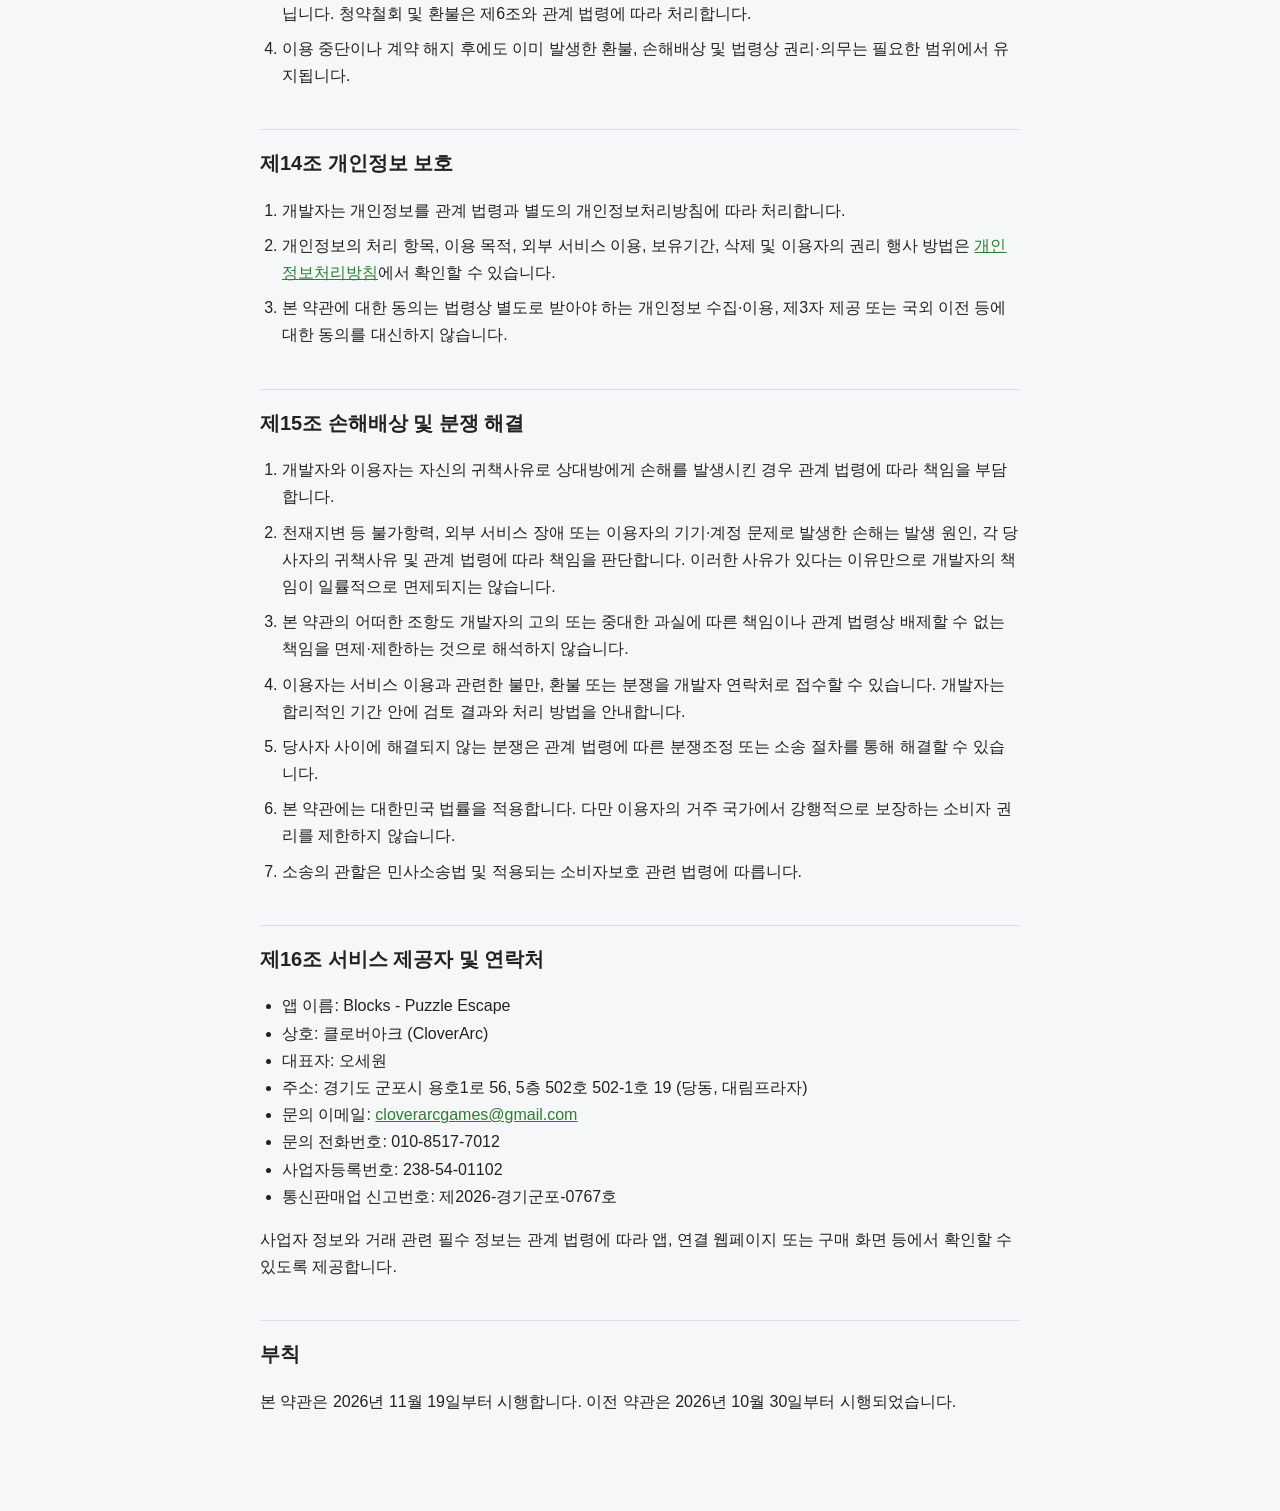
<file: terms-ko.html>
<!doctype html>
<html lang="ko">
<head>
  <meta charset="utf-8">
  <meta name="viewport" content="width=device-width, initial-scale=1">
  <title>서비스 이용약관 - Blocks - Puzzle Escape</title>
  <style>
    :root { --bg: #f6f7f9; --fg: #222; --muted: #666; --line: #dcdfe4; --link: #2e7d32; --card: #fff; }
    @media (prefers-color-scheme: dark) {
      :root { --bg: #15171a; --fg: #e6e6e6; --muted: #a0a4aa; --line: #33373d; --link: #81c784; --card: #1d2024; }
    }
    body { margin: 0; font-family: -apple-system, "Segoe UI", "Noto Sans KR", sans-serif; background: var(--bg); color: var(--fg); line-height: 1.7; }
    main { max-width: 760px; margin: 0 auto; padding: 40px 16px 80px; }
    h1 { font-size: 1.7rem; margin-bottom: 4px; }
    h2 { font-size: 1.25rem; margin-top: 40px; padding-top: 16px; border-top: 1px solid var(--line); }
    a { color: var(--link); word-break: break-all; }
    .meta { color: var(--muted); margin-top: 0; }
    ol, ul { padding-left: 22px; }
    ol > li { margin-bottom: 8px; }
  </style>
</head>
<body>
<main>
  <h1>서비스 이용약관</h1>
  <p class="meta">Blocks - Puzzle Escape · 시행일: 2026년 11월 19일 · <a href="terms.html">English</a> · <a href="privacy-ko.html">개인정보처리방침</a></p>

  <h2>제1조 목적</h2>
  <p>본 약관은 클로버아크(CloverArc, 이하 “개발자”)가 제공하는 Blocks - Puzzle Escape(이하 “앱”) 및 관련 서비스의 이용에 관하여 개발자와 이용자 사이의 권리, 의무, 책임 및 기타 필요한 사항을 정하는 것을 목적으로 합니다.</p>
  <p>본 약관에서 개발자의 실제 운영 주체는 제16조에 기재된 서비스 제공자를 의미합니다.</p>

  <h2>제2조 약관의 공개 및 변경</h2>
  <ol>
    <li>개발자는 이용자가 본 약관을 확인할 수 있도록 앱 또는 앱에서 연결되는 웹페이지에 게시합니다. 구매, 청약철회, 이용 제한 등 중요한 내용은 이용자가 쉽게 확인할 수 있도록 안내합니다.</li>
    <li>이용계약은 이용자가 본 약관을 확인하고 동의한 후 개발자가 서비스를 제공함으로써 성립합니다. 법령상 별도의 동의나 확인이 필요한 사항은 해당 절차를 따릅니다.</li>
    <li>개발자는 관계 법령을 위반하지 않는 범위에서 본 약관을 변경할 수 있습니다.</li>
    <li>약관을 변경하는 경우 적용일, 변경 내용 및 변경 사유를 명시하여 적용일 7일 전부터 안내합니다. 이용자에게 불리하거나 중요한 사항을 변경하는 경우에는 적용일 30일 전부터 안내합니다.</li>
    <li>변경 약관에 별도의 동의가 필요한 경우 개발자는 필요한 동의를 받습니다. 이용자가 변경에 동의하지 않는 경우 서비스 이용을 중단하거나 이용계약의 해지를 요청할 수 있습니다.</li>
    <li>약관의 변경으로 이미 발생한 이용자의 권리나 법령에 따른 청약철회·환불 권리를 부당하게 제한하지 않습니다.</li>
    <li>본 약관에서 정하지 않은 사항은 관계 법령과 적법하게 고지된 개별 이용조건에 따릅니다. 개별 이용조건도 이용자의 법령상 권리를 제한할 수 없습니다.</li>
  </ol>

  <h2>제3조 서비스의 내용 및 이용 환경</h2>
  <ol>
    <li>앱은 다음 서비스를 제공합니다.
      <ul>
        <li>퍼즐 게임 및 스테이지 콘텐츠</li>
        <li>게임 재화, 아이템, 테마 및 이벤트</li>
        <li>전면 광고 및 보상형 광고</li>
        <li>인앱 상품 구매 및 구매 복원</li>
        <li>Google Play 게임즈 계정 연동</li>
        <li>클라우드 저장 및 게임 진행 상황 복원</li>
        <li>리더보드 및 순위 표시</li>
        <li>고객 문의 및 관련 지원</li>
      </ul>
    </li>
    <li>서비스의 일부는 인터넷 연결, Google 계정, Google Play 게임즈 로그인 또는 외부 서비스의 정상적인 작동이 필요합니다.</li>
    <li>지원 기능과 이용 가능 범위는 기기, 운영체제, 앱 버전, 국가 및 외부 서비스의 제공 범위에 따라 달라질 수 있습니다. 유료 상품의 이용에 중요한 제한은 구매 전에 안내합니다.</li>
    <li>앱 다운로드, 업데이트, 광고 시청 및 온라인 기능 이용에 따른 통신요금은 이용자와 통신사업자 사이의 계약에 따릅니다.</li>
    <li>개발자는 보안, 호환성 및 정상적인 서비스 제공을 위해 업데이트를 제공할 수 있습니다. 필수 업데이트가 있는 경우에는 그 필요성과 이용에 미치는 영향을 안내합니다.</li>
  </ol>

  <h2>제4조 계정 연동 및 게임 데이터</h2>
  <ol>
    <li>앱은 별도의 자체 회원가입 없이 이용할 수 있습니다. 다만 클라우드 저장, 리더보드 등 일부 기능은 Google Play 게임즈 연동이 필요합니다.</li>
    <li>이용자는 본인이 이용할 권한이 있는 Google 계정을 사용해야 하며, 계정과 기기의 접근 권한을 적절하게 관리해야 합니다.</li>
    <li>기기에 저장된 게임 데이터는 앱 데이터 삭제, 기기 초기화, 기기 변경, 저장장치 오류 또는 백업 상태 등에 따라 손실되거나 복원이 제한될 수 있습니다.</li>
    <li>클라우드 저장은 로그인, 네트워크 연결 및 동기화가 정상적으로 완료된 데이터를 기준으로 합니다. 기기 데이터와 클라우드 데이터가 서로 다른 경우 앱에서 제공하는 안내에 따라 사용할 데이터를 선택할 수 있습니다.</li>
    <li>계정 연결 해제나 앱 삭제만으로 Google에 저장된 게임 데이터 또는 리더보드 기록이 자동 삭제되는 것은 아닙니다. 해당 정보의 삭제는 앱의 개인정보처리방침과 Google이 제공하는 절차를 따릅니다.</li>
    <li>리더보드에 등록된 플레이어 표시 이름, 점수 및 순위는 Google Play 게임즈의 공개 범위와 서비스 설정에 따라 다른 이용자에게 표시될 수 있습니다.</li>
    <li>데이터 오류나 손실이 발생한 경우 이용자는 개발자에게 문의할 수 있습니다. 개발자는 확인 가능한 기록을 바탕으로 복구 가능 여부와 필요한 조치를 안내합니다. 본 조는 개발자의 귀책사유로 발생한 손해에 대한 책임을 배제하지 않습니다.</li>
  </ol>

  <h2>제5조 유료 상품 및 결제</h2>
  <ol>
    <li>앱은 게임 재화, 아이템, 광고 제거 및 기타 디지털 상품을 유료로 제공할 수 있습니다.</li>
    <li>개발자는 구매 전에 상품의 내용, 가격, 지급 수량, 이용기간이 있는 경우 그 기간, 광고 제거 범위, 구매 복원 가능 여부 및 중요한 이용조건을 안내합니다.</li>
    <li>결제는 Google Play 결제 시스템을 통해 처리되며, 원스토어에서 배포하는 앱은 원스토어 결제 시스템을 통해 처리됩니다. 이용자는 결제 화면에 표시되는 상품, 최종 결제 금액 및 이용조건을 확인한 후 구매해야 합니다.</li>
    <li>결제 통화, 세금 및 결제 수단에 따른 처리는 구매 화면의 안내와 적용되는 법령 및 결제사업자의 정책에 따릅니다.</li>
    <li>개발자는 구매가 정상적으로 확인되면 해당 상품을 지급합니다. 결제가 완료되었음에도 상품이 지급되지 않았거나 상품이 정상적으로 작동하지 않는 경우 이용자는 개발자에게 지원을 요청할 수 있습니다.</li>
    <li>구매 확인을 위해 상품명, 구매일시, Google Play 또는 원스토어 주문번호 등 필요한 최소한의 정보를 요청할 수 있습니다. 이용자는 계정 비밀번호나 전체 카드번호를 제공할 필요가 없습니다.</li>
    <li>광고 제거 등 비소모성 상품은 구매에 사용한 스토어 계정(Google Play 또는 원스토어)과 해당 스토어의 구매 확인 기능을 통해 복원할 수 있습니다. 한 스토어에서 구매한 상품은 다른 스토어에서 배포한 앱으로 복원되지 않습니다. 복원 가능 여부와 범위는 해당 상품의 설명에 따릅니다.</li>
    <li>코인이나 아이템 등 사용에 따라 소모되는 상품은 스토어의 구매 복원 기능만으로 복구되지 않을 수 있습니다. 이 경우 클라우드 저장 및 확인 가능한 구매·지급 기록을 바탕으로 지원합니다.</li>
    <li>상품의 가격이나 구성을 변경하는 경우 변경 후 구매에 적용합니다. 이미 구매한 상품의 권리를 정당한 근거 없이 소급하여 축소하지 않습니다.</li>
  </ol>

  <h2>제6조 청약철회, 환불 및 과오금</h2>
  <ol>
    <li>이용자는 관계 법령에서 정한 기산점과 예외에 따라 원칙적으로 계약내용에 관한 서면을 받은 날부터 7일 이내에 청약철회를 할 수 있습니다. 상품의 공급이 그보다 늦게 이루어진 경우에는 상품을 공급받거나 공급이 시작된 날을 기준으로 합니다.</li>
    <li>디지털콘텐츠의 제공이 시작된 경우 등 관계 법령에서 정한 사유가 있고, 개발자가 사전 안내 및 필요한 조치를 갖춘 경우에는 청약철회가 제한될 수 있습니다. 나누어 제공할 수 있는 콘텐츠 중 아직 제공이 시작되지 않은 부분에는 관계 법령에 따른 권리가 적용됩니다.</li>
    <li>단순히 상품이 지급되었다는 이유만으로 법령상 필요한 요건을 갖추지 않은 채 청약철회를 일률적으로 제한하지 않습니다.</li>
    <li>상품이 표시·광고 내용과 다르거나 계약내용과 다르게 제공된 경우에는 공급받은 날부터 3개월 이내 또는 그 사실을 안 날이나 알 수 있었던 날부터 30일 이내에 관계 법령에 따른 청약철회 등을 요청할 수 있습니다.</li>
    <li>미지급, 중복 결제, 잘못된 금액의 청구 또는 상품의 하자에 관한 문의는 <a href="mailto:cloverarcgames@gmail.com">cloverarcgames@gmail.com</a>으로 접수할 수 있습니다.</li>
    <li>Google Play의 환불 요청 절차를 이용할 수도 있습니다. Google Play의 정책은 이용자에게 법령상 보장되는 청약철회 및 환불 권리를 제한하지 않습니다. (<a href="https://support.google.com/googleplay/answer/2479637?hl=ko">Google Play 환불 정책</a>)</li>
    <li>원스토어에서 구매한 경우 원스토어의 구매내역 및 고객센터를 통한 결제 취소·환불 절차를 이용할 수도 있습니다. 원스토어의 정책 역시 이용자에게 법령상 보장되는 청약철회 및 환불 권리를 제한하지 않습니다.</li>
    <li>개발자는 청약철회나 환불 사유를 확인한 후 관계 법령에서 정한 기한과 방법에 따라 환급하거나 구매한 스토어(Google Play 또는 원스토어)에 결제 취소 등 필요한 조치를 요청합니다. 실제 결제 수단에 환급액이 반영되는 시점은 결제 수단과 결제사업자의 처리 절차에 따라 달라질 수 있습니다.</li>
    <li>환불이 완료된 상품은 해당 구매에 따른 이용 권한이나 지급된 재화·아이템을 회수할 수 있습니다. 회수 범위와 방법은 취소된 거래에 상응하는 범위로 제한하며, 관계 법령에 따릅니다.</li>
    <li>결제 과정에서 과오금이 발생한 경우 확인 후 환급하거나 환급에 필요한 조치를 진행합니다.</li>
    <li>무료로 지급받은 재화나 보상 자체는 원칙적으로 현금 환불 대상이 아닙니다. 다만 이를 이유로 유료 구매에 관한 권리나 법령상 손해배상 권리를 제한하지 않습니다.</li>
  </ol>

  <h2>제7조 미성년자의 이용 및 구매</h2>
  <ol>
    <li>미성년자의 서비스 이용과 유료 구매는 적용되는 법령, 스토어의 연령 기준 및 법정대리인의 동의 요건에 따릅니다.</li>
    <li>미성년자가 유료 상품을 구매하는 경우 법정대리인의 동의가 필요한지 확인하고 필요한 동의를 받아야 합니다.</li>
    <li>법정대리인의 동의 없이 이루어진 미성년자의 구매는 미성년자 또는 법정대리인이 관계 법령에 따라 취소할 수 있습니다. 법령상 취소가 제한되는 경우에는 해당 규정에 따릅니다.</li>
    <li>구매 취소를 요청하는 경우 개발자는 미성년 여부, 법정대리인 관계 및 해당 거래를 확인하는 데 필요한 최소한의 자료를 요청할 수 있습니다.</li>
  </ol>

  <h2>제8조 광고 및 보상형 광고</h2>
  <ol>
    <li>앱에는 전면 광고와 이용자가 선택하여 시청하는 보상형 광고가 포함됩니다.</li>
    <li>보상형 광고는 안내된 시청 조건을 충족하고 광고 서비스에서 정상 완료가 확인된 경우 해당 보상을 지급합니다.</li>
    <li>광고 재고, 통신 상태, 외부 광고 서비스의 장애 및 기기 환경에 따라 광고가 제공되지 않거나 시청이 중단될 수 있습니다.</li>
    <li>정상적으로 광고 시청을 완료했음에도 보상이 지급되지 않은 경우 이용자는 개발자에게 문의할 수 있습니다. 개발자는 확인 가능한 기록을 바탕으로 지급 여부와 필요한 조치를 안내합니다.</li>
    <li>광고 제거 상품은 전면 광고를 제거합니다. 이용자가 보상을 받기 위해 선택하여 시청하는 보상형 광고는 광고 제거 상품을 구매한 후에도 계속 제공되며, 이 구분은 구매 화면에서 안내합니다.</li>
    <li>광고를 통해 연결되는 외부 서비스나 상품에는 해당 제공자의 이용조건이 적용됩니다. 다만 본 조는 개발자에게 관계 법령상 인정되는 책임을 배제하지 않습니다.</li>
  </ol>

  <h2>제9조 게임 재화, 아이템 및 이벤트</h2>
  <ol>
    <li>게임 재화와 아이템은 앱에서 안내한 용도와 범위 안에서 사용할 수 있습니다.</li>
    <li>개발자가 별도로 허용하거나 법령에서 정한 경우를 제외하고 게임 재화, 아이템 및 이용 권한을 현금으로 교환하거나 타인에게 판매·양도하는 기능은 제공하지 않습니다.</li>
    <li>이용기간이나 사용 조건이 있는 상품은 구매 또는 획득 전에 해당 조건을 안내합니다.</li>
    <li>이벤트의 참여 조건, 운영 기간, 보상 내용 및 수령 기한은 해당 이벤트 안내에 따릅니다.</li>
    <li>개발자는 정상적으로 획득한 유료 상품이나 재화를 임의로 삭제하거나 회수하지 않습니다. 환불, 중복 지급, 오류 지급 또는 부정 취득 등이 확인된 경우에는 사유를 안내하고 필요한 범위에서 조정할 수 있습니다.</li>
    <li>개발자의 오류로 지급이나 차감이 잘못된 경우에는 확인 가능한 기록을 바탕으로 정정합니다.</li>
  </ol>

  <h2>제10조 이용자의 준수사항 및 이용 제한</h2>
  <ol>
    <li>이용자는 관계 법령과 본 약관을 준수해야 하며, 다음 행위를 해서는 안 됩니다.
      <ul>
        <li>타인의 계정이나 결제 수단을 권한 없이 사용하는 행위</li>
        <li>변조된 앱, 비인가 프로그램 또는 데이터 조작을 통해 부당한 이익을 얻는 행위</li>
        <li>오류를 고의로 반복 악용하여 재화, 아이템 또는 순위를 부당하게 취득하는 행위</li>
        <li>구매 사실을 허위로 제시하거나 환불 절차를 악용하여 부당한 이익을 얻는 행위</li>
        <li>서비스나 외부 시스템의 정상적인 운영을 방해하는 행위</li>
        <li>개발자 또는 제3자의 지식재산권과 기타 권리를 침해하는 행위</li>
        <li>타인을 사칭하거나 불법적·모욕적인 표시 이름 등을 사용하는 행위</li>
        <li>기타 관계 법령을 위반하는 행위</li>
      </ul>
    </li>
    <li>개발자는 위반 사실이 확인되면 위반의 내용, 고의성, 반복 여부 및 피해 정도를 고려하여 경고, 부정 취득 내역의 정정, 리더보드 기록 조정 또는 관련 기능의 이용 제한 등 필요한 조치를 할 수 있습니다.</li>
    <li>이용을 제한하는 경우 사유, 범위, 기간 및 이의제기 방법을 안내합니다. 긴급한 보안 대응이나 추가 피해 방지가 필요한 경우에는 우선 조치한 후 가능한 한 신속하게 안내할 수 있습니다.</li>
    <li>이용자는 개발자 이메일을 통해 이의를 제기할 수 있으며, 개발자는 관련 자료를 검토하여 결과를 안내합니다.</li>
    <li>본 조에 따른 조치는 위반과 관련된 필요한 범위로 제한하며, 이용자의 유료 구매 권리와 환불 여부는 관계 법령에 따라 별도로 처리합니다.</li>
  </ol>

  <h2>제11조 지식재산권</h2>
  <ol>
    <li>앱의 프로그램, 그래픽, 음악, 문구, 캐릭터, 로고 및 기타 콘텐츠에 관한 권리는 개발자 또는 정당한 권리자에게 있습니다.</li>
    <li>이용자는 본 약관과 앱에서 허용한 범위에서 개인적인 게임 이용을 위한 권한을 부여받습니다. 앱이나 콘텐츠의 지식재산권 자체가 이용자에게 이전되는 것은 아닙니다.</li>
    <li>이용자는 권리자의 허락 없이 앱이나 콘텐츠를 복제·변조·배포·판매하거나 타인의 권리를 침해하는 방식으로 이용해서는 안 됩니다. 관계 법령에서 허용하는 이용은 예외로 합니다.</li>
  </ol>

  <h2>제12조 서비스의 변경, 중단 및 종료</h2>
  <ol>
    <li>개발자는 콘텐츠 개선, 오류 수정, 보안 유지, 기술 환경 변화 또는 합리적인 운영상 필요에 따라 서비스의 일부를 변경할 수 있습니다.</li>
    <li>이용자의 권리나 유료 상품 이용에 중요한 영향을 주는 변경은 변경 내용, 사유 및 적용 시점을 사전에 안내하고, 필요한 경우 법령에 따른 동의나 보상 절차를 진행합니다.</li>
    <li>점검, 장애, 통신망 문제 또는 외부 서비스의 중단 등으로 서비스의 일부가 일시적으로 중단될 수 있습니다. 예정된 중단은 사전에 안내하고, 긴급한 장애는 가능한 한 신속하게 안내합니다.</li>
    <li>서비스를 종료하는 경우 원칙적으로 종료일 30일 전까지 종료 사유, 종료일, 데이터 처리 및 미사용 유료 상품에 대한 처리 방법을 안내합니다. 사전 안내가 불가능한 불가피한 사유가 있는 경우에는 가능한 한 신속하게 안내하고 관계 법령에 따른 조치를 취합니다.</li>
    <li>서비스 변경·중단·종료에 따른 미사용 유료 상품과 이용자의 손해는 관계 법령, 구매 시 안내한 조건 및 합리적인 보상 기준에 따라 처리합니다.</li>
  </ol>

  <h2>제13조 이용 중단 및 계약 해지</h2>
  <ol>
    <li>이용자는 언제든지 앱의 이용을 중단하거나 이용계약의 해지를 요청할 수 있습니다.</li>
    <li>앱 삭제, 계정 연결 해제, Google Play 게임즈 데이터 삭제 및 개인정보 삭제 요청은 서로 다른 절차일 수 있습니다. 각 절차와 데이터 처리 방법은 앱의 안내 및 개인정보처리방침에 따릅니다.</li>
    <li>앱을 삭제하거나 이용계약을 해지하더라도 이미 이루어진 구매가 자동으로 취소되거나 환불되는 것은 아닙니다. 청약철회 및 환불은 제6조와 관계 법령에 따라 처리합니다.</li>
    <li>이용 중단이나 계약 해지 후에도 이미 발생한 환불, 손해배상 및 법령상 권리·의무는 필요한 범위에서 유지됩니다.</li>
  </ol>

  <h2>제14조 개인정보 보호</h2>
  <ol>
    <li>개발자는 개인정보를 관계 법령과 별도의 개인정보처리방침에 따라 처리합니다.</li>
    <li>개인정보의 처리 항목, 이용 목적, 외부 서비스 이용, 보유기간, 삭제 및 이용자의 권리 행사 방법은 <a href="privacy-ko.html">개인정보처리방침</a>에서 확인할 수 있습니다.</li>
    <li>본 약관에 대한 동의는 법령상 별도로 받아야 하는 개인정보 수집·이용, 제3자 제공 또는 국외 이전 등에 대한 동의를 대신하지 않습니다.</li>
  </ol>

  <h2>제15조 손해배상 및 분쟁 해결</h2>
  <ol>
    <li>개발자와 이용자는 자신의 귀책사유로 상대방에게 손해를 발생시킨 경우 관계 법령에 따라 책임을 부담합니다.</li>
    <li>천재지변 등 불가항력, 외부 서비스 장애 또는 이용자의 기기·계정 문제로 발생한 손해는 발생 원인, 각 당사자의 귀책사유 및 관계 법령에 따라 책임을 판단합니다. 이러한 사유가 있다는 이유만으로 개발자의 책임이 일률적으로 면제되지는 않습니다.</li>
    <li>본 약관의 어떠한 조항도 개발자의 고의 또는 중대한 과실에 따른 책임이나 관계 법령상 배제할 수 없는 책임을 면제·제한하는 것으로 해석하지 않습니다.</li>
    <li>이용자는 서비스 이용과 관련한 불만, 환불 또는 분쟁을 개발자 연락처로 접수할 수 있습니다. 개발자는 합리적인 기간 안에 검토 결과와 처리 방법을 안내합니다.</li>
    <li>당사자 사이에 해결되지 않는 분쟁은 관계 법령에 따른 분쟁조정 또는 소송 절차를 통해 해결할 수 있습니다.</li>
    <li>본 약관에는 대한민국 법률을 적용합니다. 다만 이용자의 거주 국가에서 강행적으로 보장하는 소비자 권리를 제한하지 않습니다.</li>
    <li>소송의 관할은 민사소송법 및 적용되는 소비자보호 관련 법령에 따릅니다.</li>
  </ol>

  <h2>제16조 서비스 제공자 및 연락처</h2>
  <ul>
    <li>앱 이름: Blocks - Puzzle Escape</li>
    <li>상호: 클로버아크 (CloverArc)</li>
    <li>대표자: 오세원</li>
    <li>주소: 경기도 군포시 용호1로 56, 5층 502호 502-1호 19 (당동, 대림프라자)</li>
    <li>문의 이메일: <a href="mailto:cloverarcgames@gmail.com">cloverarcgames@gmail.com</a></li>
    <li>문의 전화번호: 010-8517-7012</li>
    <li>사업자등록번호: 238-54-01102</li>
    <li>통신판매업 신고번호: 제2026-경기군포-0767호</li>
  </ul>
  <p>사업자 정보와 거래 관련 필수 정보는 관계 법령에 따라 앱, 연결 웹페이지 또는 구매 화면 등에서 확인할 수 있도록 제공합니다.</p>

  <h2>부칙</h2>
  <p>본 약관은 2026년 11월 19일부터 시행합니다. 이전 약관은 2026년 10월 30일부터 시행되었습니다.</p>
</main>
</body>
</html>
</file>
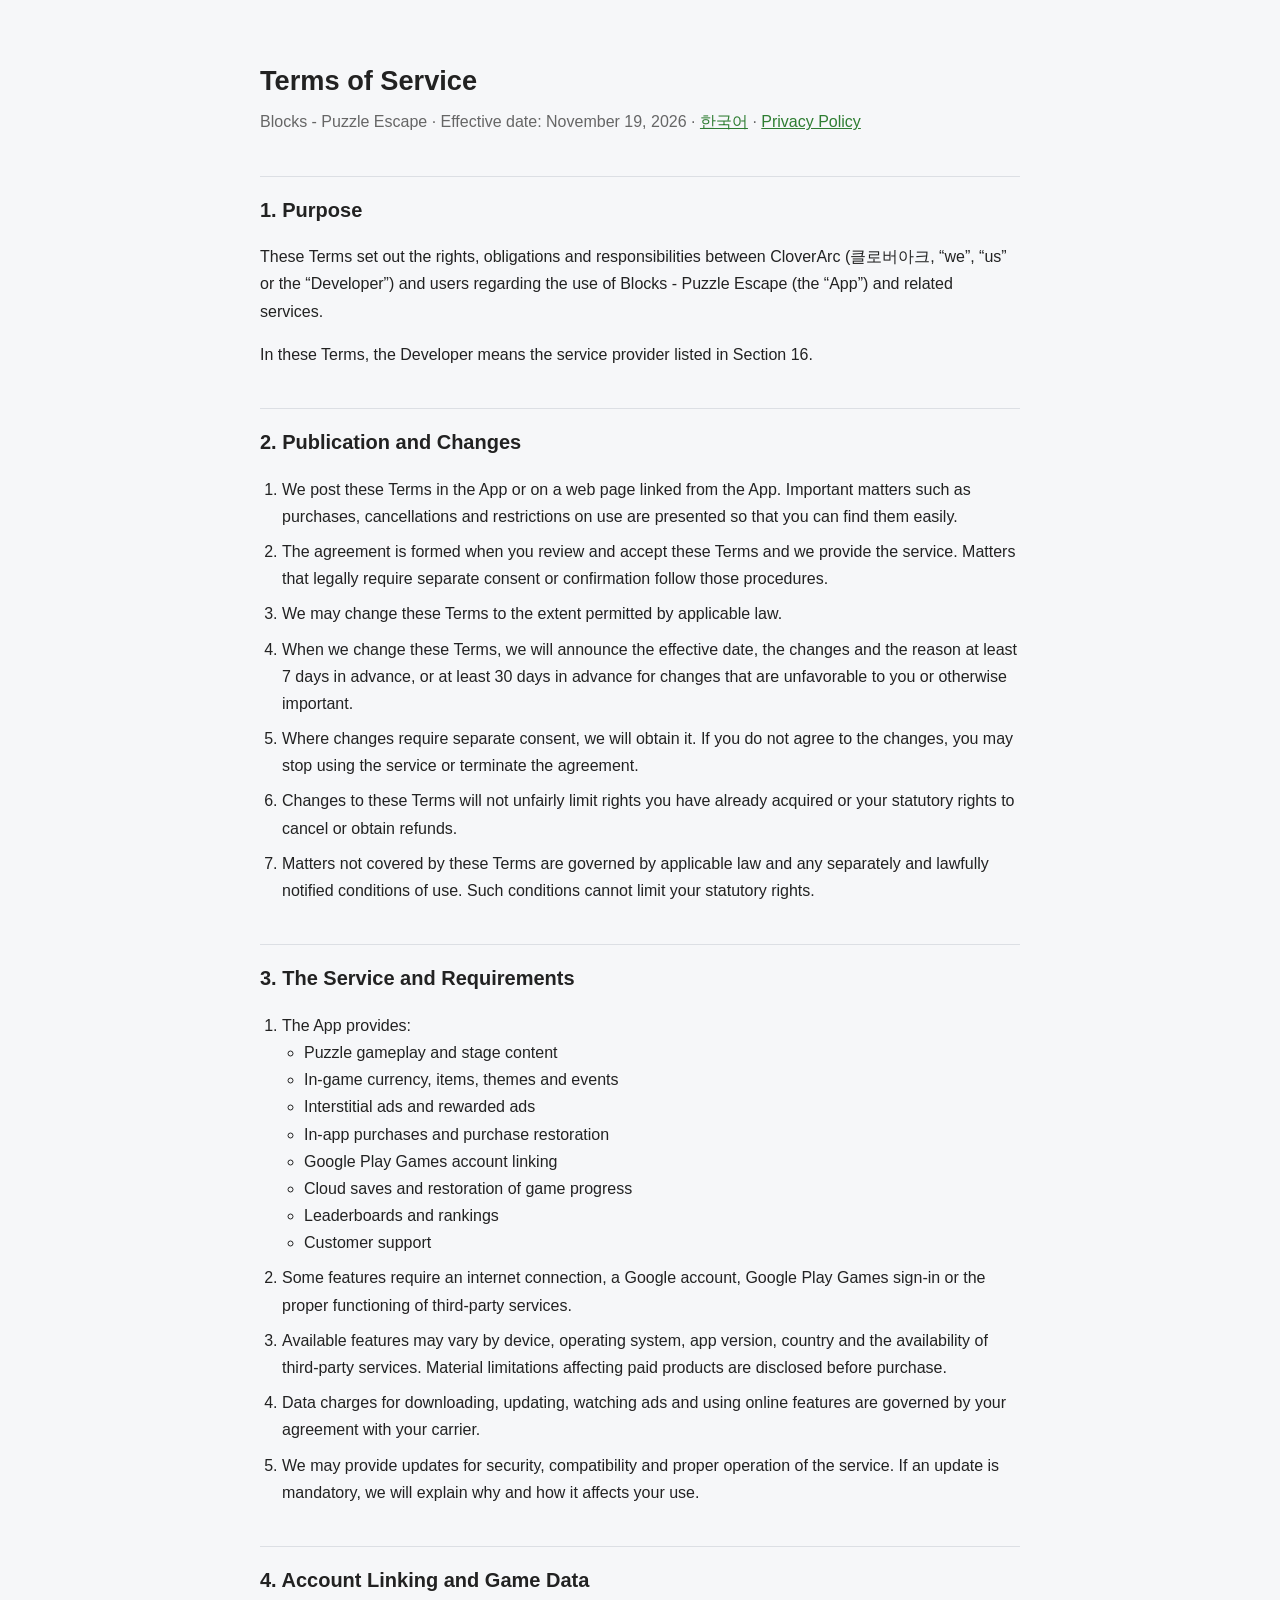
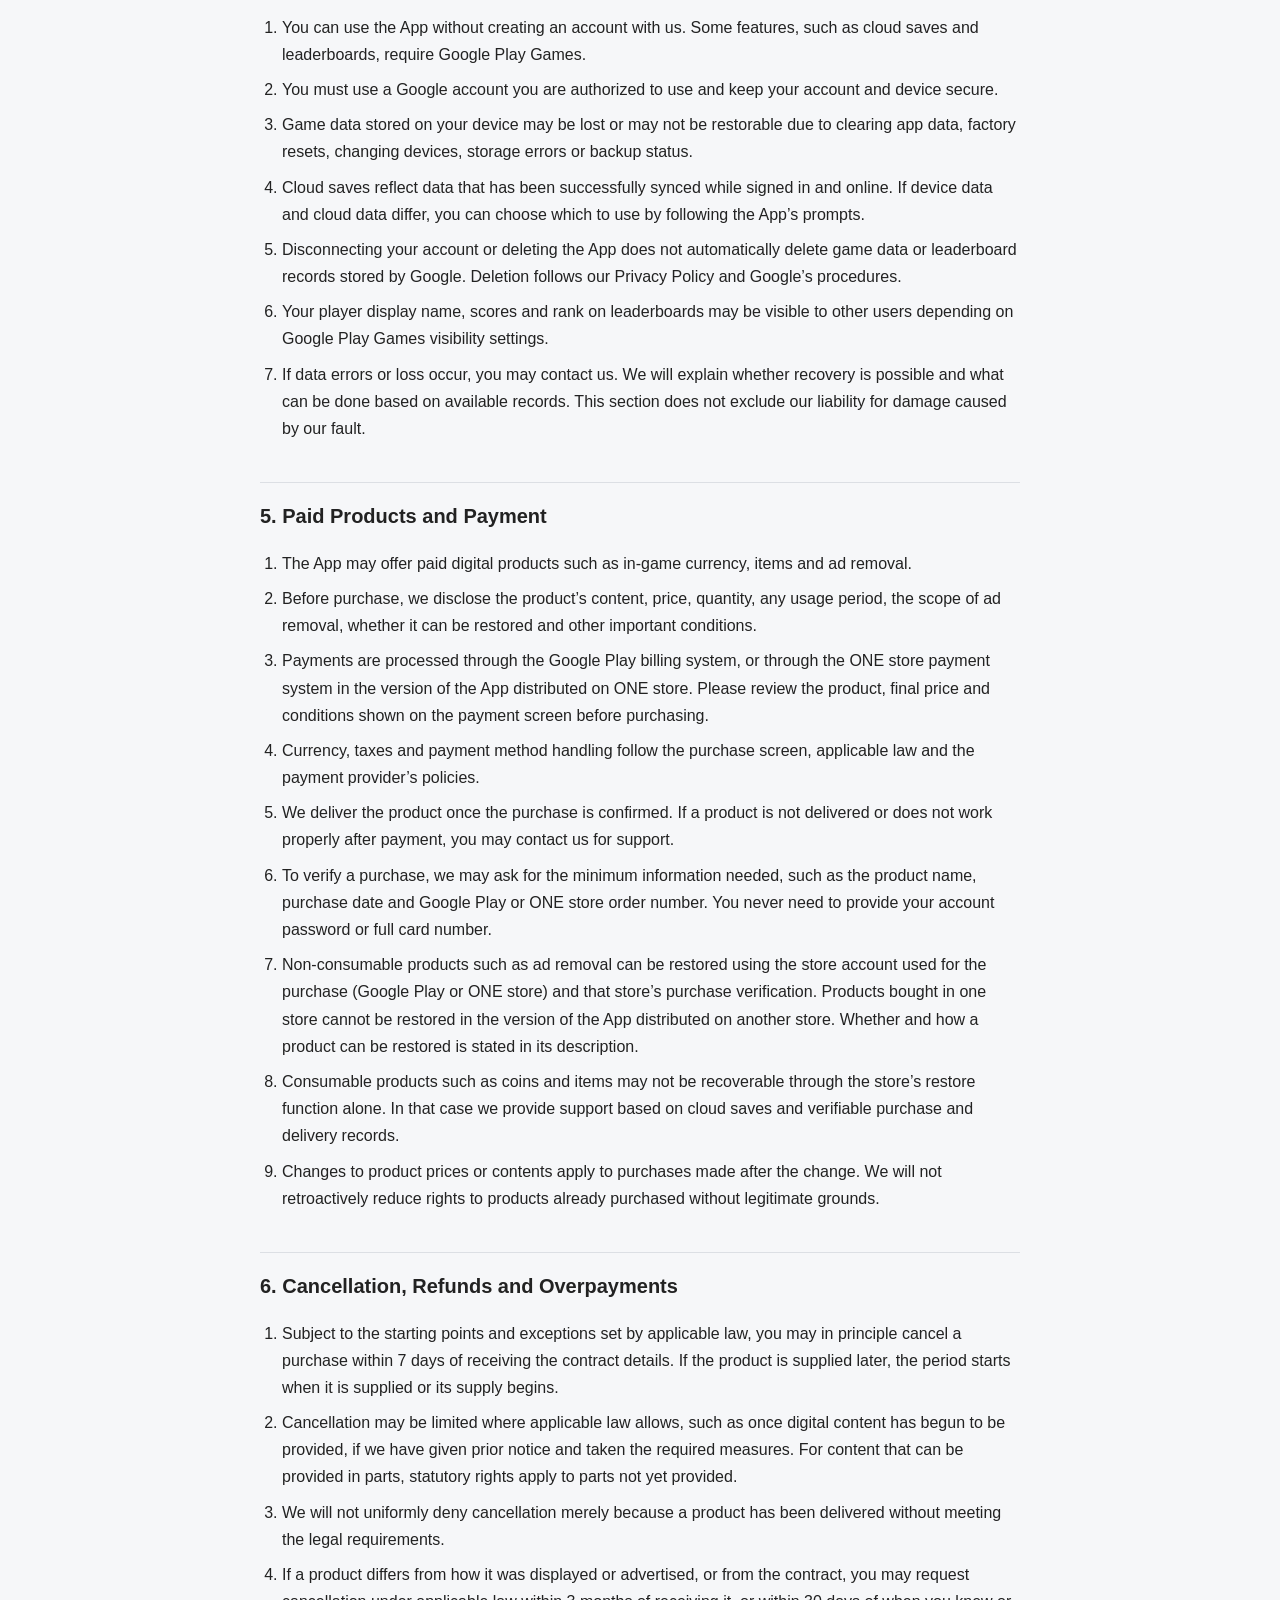
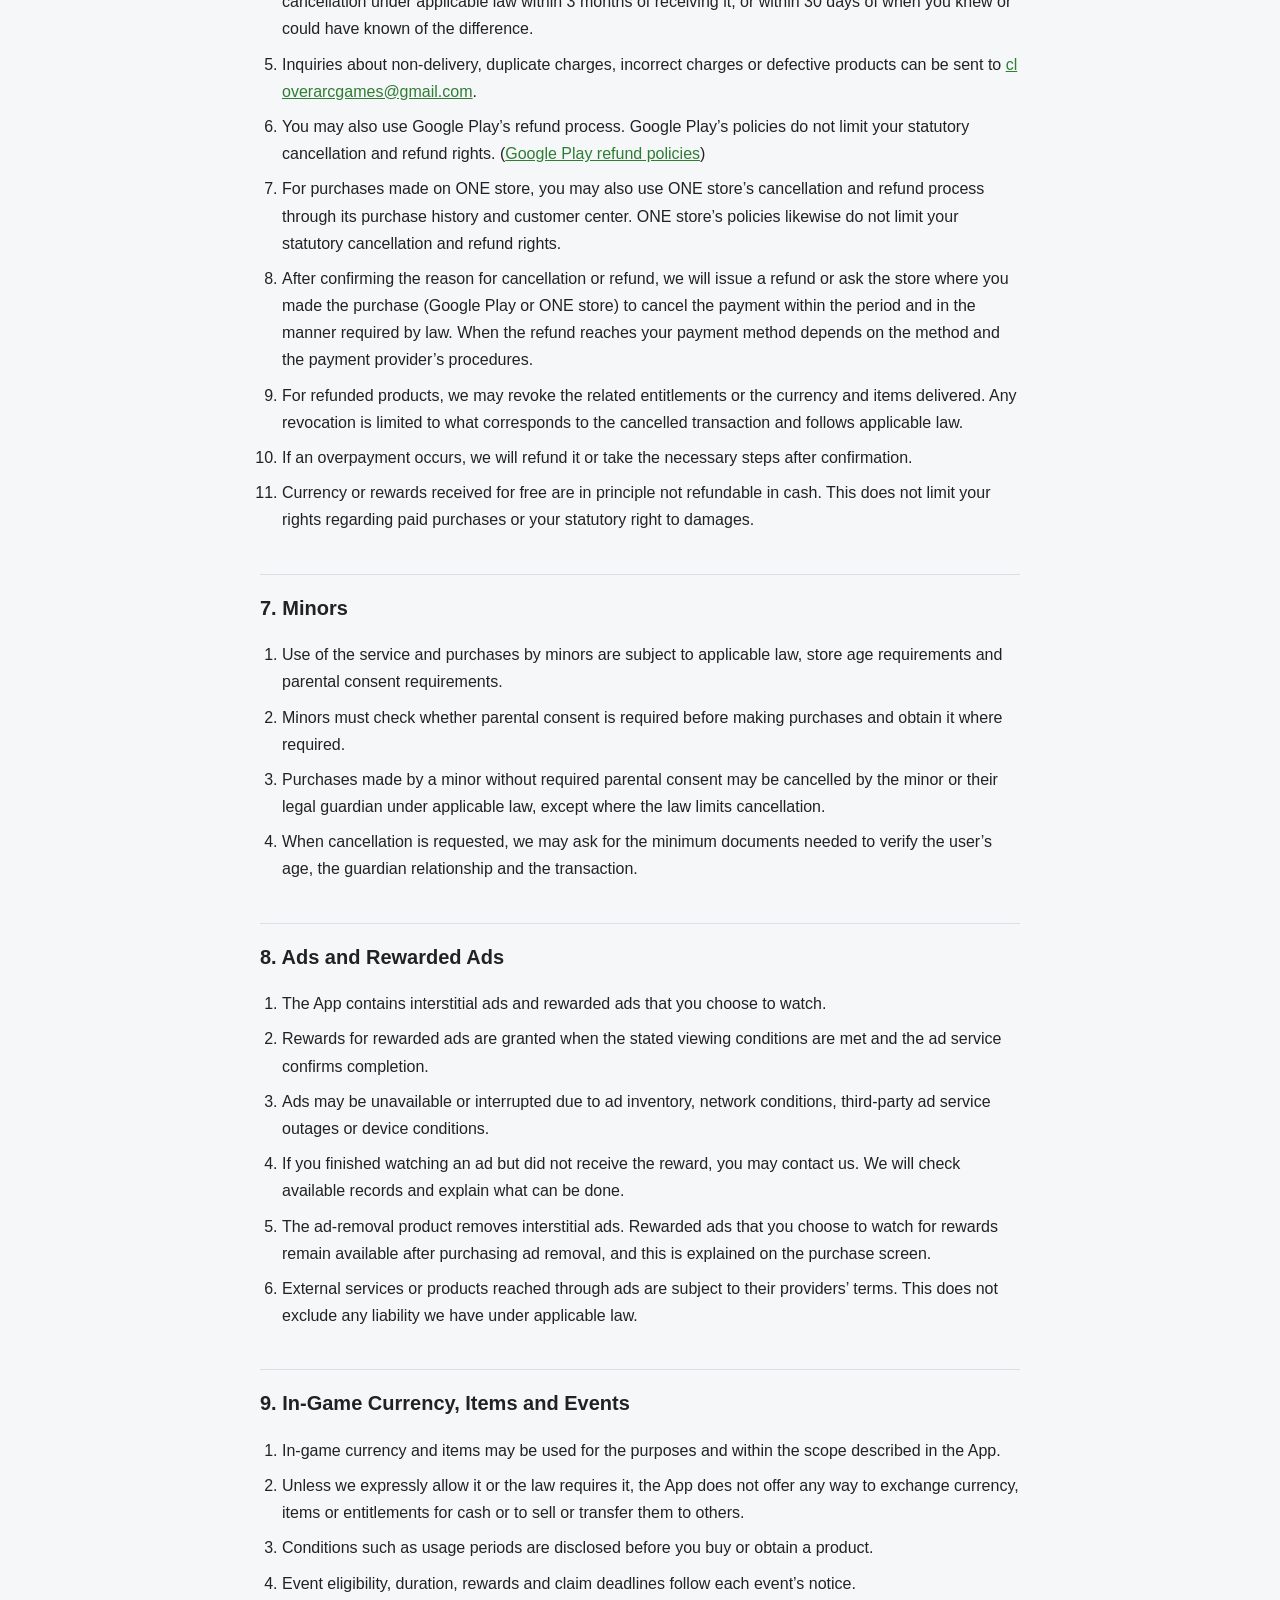
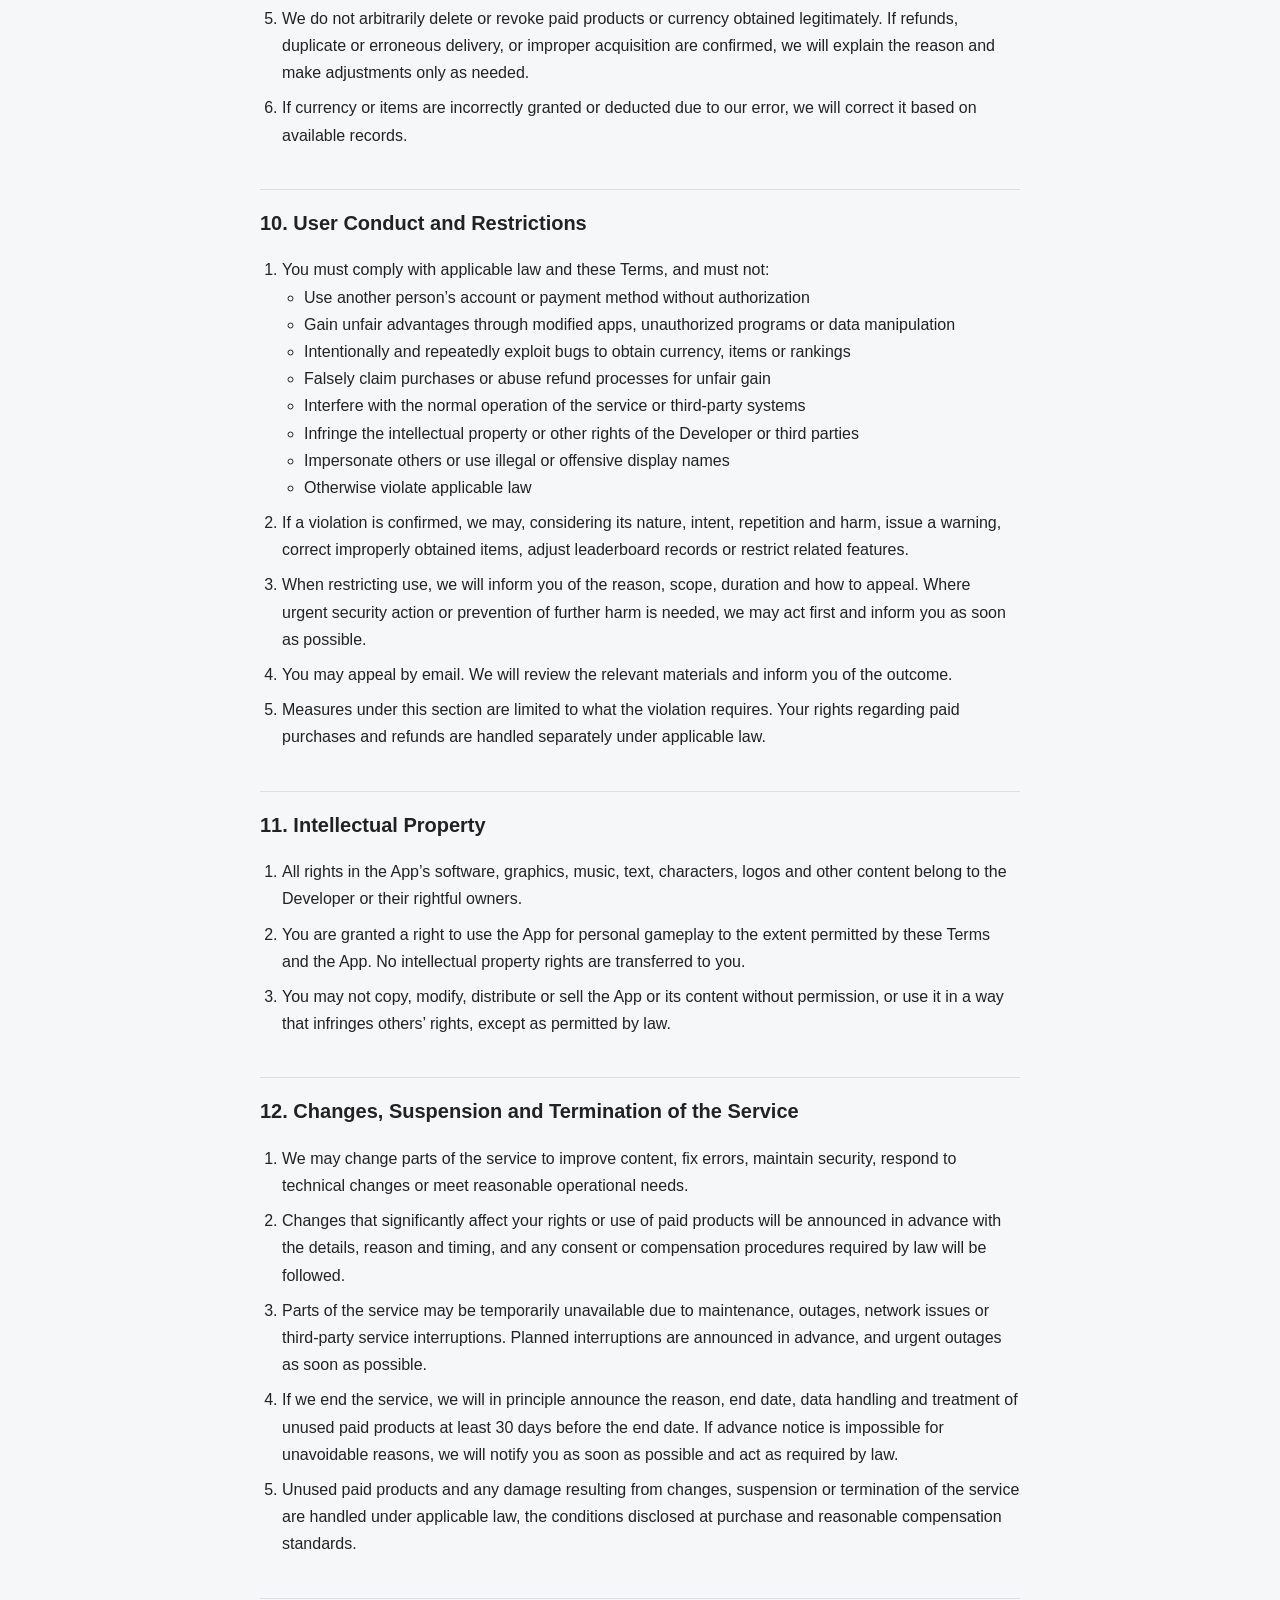
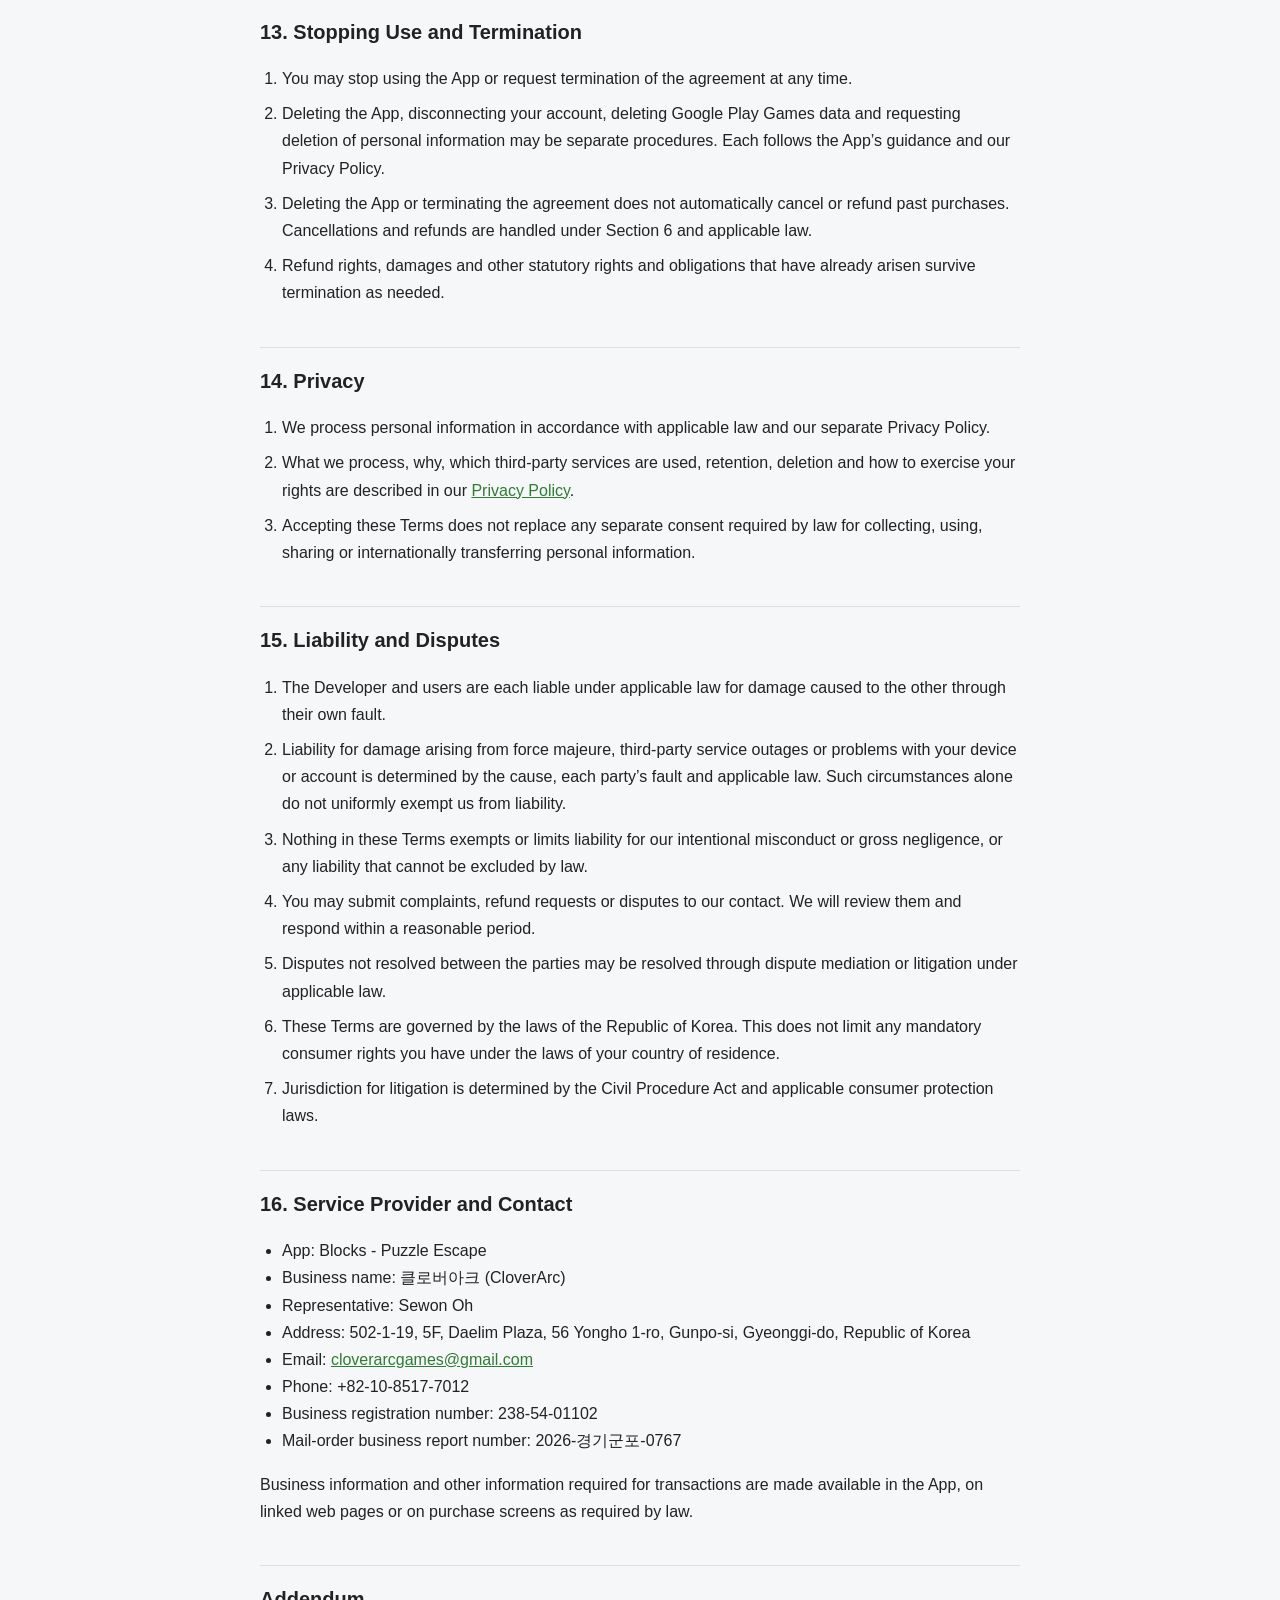
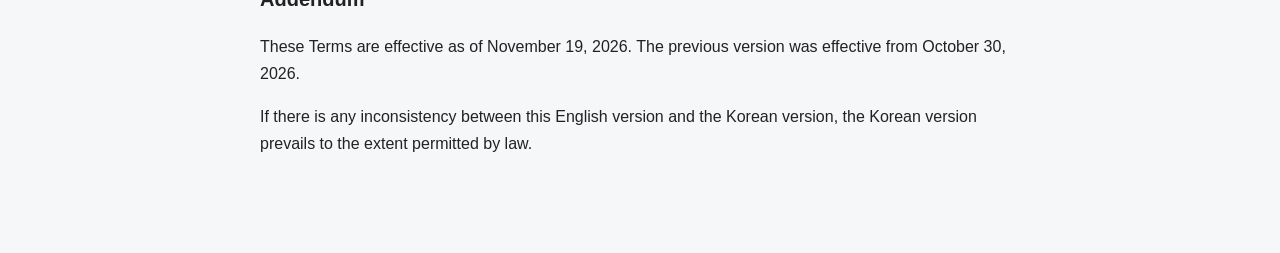
<file: terms.html>
<!doctype html>
<html lang="en">
<head>
  <meta charset="utf-8">
  <meta name="viewport" content="width=device-width, initial-scale=1">
  <title>Terms of Service - Blocks - Puzzle Escape</title>
  <style>
    :root { --bg: #f6f7f9; --fg: #222; --muted: #666; --line: #dcdfe4; --link: #2e7d32; --card: #fff; }
    @media (prefers-color-scheme: dark) {
      :root { --bg: #15171a; --fg: #e6e6e6; --muted: #a0a4aa; --line: #33373d; --link: #81c784; --card: #1d2024; }
    }
    body { margin: 0; font-family: -apple-system, "Segoe UI", "Noto Sans KR", sans-serif; background: var(--bg); color: var(--fg); line-height: 1.7; }
    main { max-width: 760px; margin: 0 auto; padding: 40px 16px 80px; }
    h1 { font-size: 1.7rem; margin-bottom: 4px; }
    h2 { font-size: 1.25rem; margin-top: 40px; padding-top: 16px; border-top: 1px solid var(--line); }
    a { color: var(--link); word-break: break-all; }
    .meta { color: var(--muted); margin-top: 0; }
    ol, ul { padding-left: 22px; }
    ol > li { margin-bottom: 8px; }
  </style>
</head>
<body>
<main>
  <h1>Terms of Service</h1>
  <p class="meta">Blocks - Puzzle Escape · Effective date: November 19, 2026 · <a href="terms-ko.html">한국어</a> · <a href="privacy.html">Privacy Policy</a></p>

  <h2>1. Purpose</h2>
  <p>These Terms set out the rights, obligations and responsibilities between CloverArc (클로버아크, “we”, “us” or the “Developer”) and users regarding the use of Blocks - Puzzle Escape (the “App”) and related services.</p>
  <p>In these Terms, the Developer means the service provider listed in Section 16.</p>

  <h2>2. Publication and Changes</h2>
  <ol>
    <li>We post these Terms in the App or on a web page linked from the App. Important matters such as purchases, cancellations and restrictions on use are presented so that you can find them easily.</li>
    <li>The agreement is formed when you review and accept these Terms and we provide the service. Matters that legally require separate consent or confirmation follow those procedures.</li>
    <li>We may change these Terms to the extent permitted by applicable law.</li>
    <li>When we change these Terms, we will announce the effective date, the changes and the reason at least 7 days in advance, or at least 30 days in advance for changes that are unfavorable to you or otherwise important.</li>
    <li>Where changes require separate consent, we will obtain it. If you do not agree to the changes, you may stop using the service or terminate the agreement.</li>
    <li>Changes to these Terms will not unfairly limit rights you have already acquired or your statutory rights to cancel or obtain refunds.</li>
    <li>Matters not covered by these Terms are governed by applicable law and any separately and lawfully notified conditions of use. Such conditions cannot limit your statutory rights.</li>
  </ol>

  <h2>3. The Service and Requirements</h2>
  <ol>
    <li>The App provides:
      <ul>
        <li>Puzzle gameplay and stage content</li>
        <li>In-game currency, items, themes and events</li>
        <li>Interstitial ads and rewarded ads</li>
        <li>In-app purchases and purchase restoration</li>
        <li>Google Play Games account linking</li>
        <li>Cloud saves and restoration of game progress</li>
        <li>Leaderboards and rankings</li>
        <li>Customer support</li>
      </ul>
    </li>
    <li>Some features require an internet connection, a Google account, Google Play Games sign-in or the proper functioning of third-party services.</li>
    <li>Available features may vary by device, operating system, app version, country and the availability of third-party services. Material limitations affecting paid products are disclosed before purchase.</li>
    <li>Data charges for downloading, updating, watching ads and using online features are governed by your agreement with your carrier.</li>
    <li>We may provide updates for security, compatibility and proper operation of the service. If an update is mandatory, we will explain why and how it affects your use.</li>
  </ol>

  <h2>4. Account Linking and Game Data</h2>
  <ol>
    <li>You can use the App without creating an account with us. Some features, such as cloud saves and leaderboards, require Google Play Games.</li>
    <li>You must use a Google account you are authorized to use and keep your account and device secure.</li>
    <li>Game data stored on your device may be lost or may not be restorable due to clearing app data, factory resets, changing devices, storage errors or backup status.</li>
    <li>Cloud saves reflect data that has been successfully synced while signed in and online. If device data and cloud data differ, you can choose which to use by following the App’s prompts.</li>
    <li>Disconnecting your account or deleting the App does not automatically delete game data or leaderboard records stored by Google. Deletion follows our Privacy Policy and Google’s procedures.</li>
    <li>Your player display name, scores and rank on leaderboards may be visible to other users depending on Google Play Games visibility settings.</li>
    <li>If data errors or loss occur, you may contact us. We will explain whether recovery is possible and what can be done based on available records. This section does not exclude our liability for damage caused by our fault.</li>
  </ol>

  <h2>5. Paid Products and Payment</h2>
  <ol>
    <li>The App may offer paid digital products such as in-game currency, items and ad removal.</li>
    <li>Before purchase, we disclose the product’s content, price, quantity, any usage period, the scope of ad removal, whether it can be restored and other important conditions.</li>
    <li>Payments are processed through the Google Play billing system, or through the ONE store payment system in the version of the App distributed on ONE store. Please review the product, final price and conditions shown on the payment screen before purchasing.</li>
    <li>Currency, taxes and payment method handling follow the purchase screen, applicable law and the payment provider’s policies.</li>
    <li>We deliver the product once the purchase is confirmed. If a product is not delivered or does not work properly after payment, you may contact us for support.</li>
    <li>To verify a purchase, we may ask for the minimum information needed, such as the product name, purchase date and Google Play or ONE store order number. You never need to provide your account password or full card number.</li>
    <li>Non-consumable products such as ad removal can be restored using the store account used for the purchase (Google Play or ONE store) and that store’s purchase verification. Products bought in one store cannot be restored in the version of the App distributed on another store. Whether and how a product can be restored is stated in its description.</li>
    <li>Consumable products such as coins and items may not be recoverable through the store’s restore function alone. In that case we provide support based on cloud saves and verifiable purchase and delivery records.</li>
    <li>Changes to product prices or contents apply to purchases made after the change. We will not retroactively reduce rights to products already purchased without legitimate grounds.</li>
  </ol>

  <h2>6. Cancellation, Refunds and Overpayments</h2>
  <ol>
    <li>Subject to the starting points and exceptions set by applicable law, you may in principle cancel a purchase within 7 days of receiving the contract details. If the product is supplied later, the period starts when it is supplied or its supply begins.</li>
    <li>Cancellation may be limited where applicable law allows, such as once digital content has begun to be provided, if we have given prior notice and taken the required measures. For content that can be provided in parts, statutory rights apply to parts not yet provided.</li>
    <li>We will not uniformly deny cancellation merely because a product has been delivered without meeting the legal requirements.</li>
    <li>If a product differs from how it was displayed or advertised, or from the contract, you may request cancellation under applicable law within 3 months of receiving it, or within 30 days of when you knew or could have known of the difference.</li>
    <li>Inquiries about non-delivery, duplicate charges, incorrect charges or defective products can be sent to <a href="mailto:cloverarcgames@gmail.com">cloverarcgames@gmail.com</a>.</li>
    <li>You may also use Google Play’s refund process. Google Play’s policies do not limit your statutory cancellation and refund rights. (<a href="https://support.google.com/googleplay/answer/2479637">Google Play refund policies</a>)</li>
    <li>For purchases made on ONE store, you may also use ONE store’s cancellation and refund process through its purchase history and customer center. ONE store’s policies likewise do not limit your statutory cancellation and refund rights.</li>
    <li>After confirming the reason for cancellation or refund, we will issue a refund or ask the store where you made the purchase (Google Play or ONE store) to cancel the payment within the period and in the manner required by law. When the refund reaches your payment method depends on the method and the payment provider’s procedures.</li>
    <li>For refunded products, we may revoke the related entitlements or the currency and items delivered. Any revocation is limited to what corresponds to the cancelled transaction and follows applicable law.</li>
    <li>If an overpayment occurs, we will refund it or take the necessary steps after confirmation.</li>
    <li>Currency or rewards received for free are in principle not refundable in cash. This does not limit your rights regarding paid purchases or your statutory right to damages.</li>
  </ol>

  <h2>7. Minors</h2>
  <ol>
    <li>Use of the service and purchases by minors are subject to applicable law, store age requirements and parental consent requirements.</li>
    <li>Minors must check whether parental consent is required before making purchases and obtain it where required.</li>
    <li>Purchases made by a minor without required parental consent may be cancelled by the minor or their legal guardian under applicable law, except where the law limits cancellation.</li>
    <li>When cancellation is requested, we may ask for the minimum documents needed to verify the user’s age, the guardian relationship and the transaction.</li>
  </ol>

  <h2>8. Ads and Rewarded Ads</h2>
  <ol>
    <li>The App contains interstitial ads and rewarded ads that you choose to watch.</li>
    <li>Rewards for rewarded ads are granted when the stated viewing conditions are met and the ad service confirms completion.</li>
    <li>Ads may be unavailable or interrupted due to ad inventory, network conditions, third-party ad service outages or device conditions.</li>
    <li>If you finished watching an ad but did not receive the reward, you may contact us. We will check available records and explain what can be done.</li>
    <li>The ad-removal product removes interstitial ads. Rewarded ads that you choose to watch for rewards remain available after purchasing ad removal, and this is explained on the purchase screen.</li>
    <li>External services or products reached through ads are subject to their providers’ terms. This does not exclude any liability we have under applicable law.</li>
  </ol>

  <h2>9. In-Game Currency, Items and Events</h2>
  <ol>
    <li>In-game currency and items may be used for the purposes and within the scope described in the App.</li>
    <li>Unless we expressly allow it or the law requires it, the App does not offer any way to exchange currency, items or entitlements for cash or to sell or transfer them to others.</li>
    <li>Conditions such as usage periods are disclosed before you buy or obtain a product.</li>
    <li>Event eligibility, duration, rewards and claim deadlines follow each event’s notice.</li>
    <li>We do not arbitrarily delete or revoke paid products or currency obtained legitimately. If refunds, duplicate or erroneous delivery, or improper acquisition are confirmed, we will explain the reason and make adjustments only as needed.</li>
    <li>If currency or items are incorrectly granted or deducted due to our error, we will correct it based on available records.</li>
  </ol>

  <h2>10. User Conduct and Restrictions</h2>
  <ol>
    <li>You must comply with applicable law and these Terms, and must not:
      <ul>
        <li>Use another person’s account or payment method without authorization</li>
        <li>Gain unfair advantages through modified apps, unauthorized programs or data manipulation</li>
        <li>Intentionally and repeatedly exploit bugs to obtain currency, items or rankings</li>
        <li>Falsely claim purchases or abuse refund processes for unfair gain</li>
        <li>Interfere with the normal operation of the service or third-party systems</li>
        <li>Infringe the intellectual property or other rights of the Developer or third parties</li>
        <li>Impersonate others or use illegal or offensive display names</li>
        <li>Otherwise violate applicable law</li>
      </ul>
    </li>
    <li>If a violation is confirmed, we may, considering its nature, intent, repetition and harm, issue a warning, correct improperly obtained items, adjust leaderboard records or restrict related features.</li>
    <li>When restricting use, we will inform you of the reason, scope, duration and how to appeal. Where urgent security action or prevention of further harm is needed, we may act first and inform you as soon as possible.</li>
    <li>You may appeal by email. We will review the relevant materials and inform you of the outcome.</li>
    <li>Measures under this section are limited to what the violation requires. Your rights regarding paid purchases and refunds are handled separately under applicable law.</li>
  </ol>

  <h2>11. Intellectual Property</h2>
  <ol>
    <li>All rights in the App’s software, graphics, music, text, characters, logos and other content belong to the Developer or their rightful owners.</li>
    <li>You are granted a right to use the App for personal gameplay to the extent permitted by these Terms and the App. No intellectual property rights are transferred to you.</li>
    <li>You may not copy, modify, distribute or sell the App or its content without permission, or use it in a way that infringes others’ rights, except as permitted by law.</li>
  </ol>

  <h2>12. Changes, Suspension and Termination of the Service</h2>
  <ol>
    <li>We may change parts of the service to improve content, fix errors, maintain security, respond to technical changes or meet reasonable operational needs.</li>
    <li>Changes that significantly affect your rights or use of paid products will be announced in advance with the details, reason and timing, and any consent or compensation procedures required by law will be followed.</li>
    <li>Parts of the service may be temporarily unavailable due to maintenance, outages, network issues or third-party service interruptions. Planned interruptions are announced in advance, and urgent outages as soon as possible.</li>
    <li>If we end the service, we will in principle announce the reason, end date, data handling and treatment of unused paid products at least 30 days before the end date. If advance notice is impossible for unavoidable reasons, we will notify you as soon as possible and act as required by law.</li>
    <li>Unused paid products and any damage resulting from changes, suspension or termination of the service are handled under applicable law, the conditions disclosed at purchase and reasonable compensation standards.</li>
  </ol>

  <h2>13. Stopping Use and Termination</h2>
  <ol>
    <li>You may stop using the App or request termination of the agreement at any time.</li>
    <li>Deleting the App, disconnecting your account, deleting Google Play Games data and requesting deletion of personal information may be separate procedures. Each follows the App’s guidance and our Privacy Policy.</li>
    <li>Deleting the App or terminating the agreement does not automatically cancel or refund past purchases. Cancellations and refunds are handled under Section 6 and applicable law.</li>
    <li>Refund rights, damages and other statutory rights and obligations that have already arisen survive termination as needed.</li>
  </ol>

  <h2>14. Privacy</h2>
  <ol>
    <li>We process personal information in accordance with applicable law and our separate Privacy Policy.</li>
    <li>What we process, why, which third-party services are used, retention, deletion and how to exercise your rights are described in our <a href="privacy.html">Privacy Policy</a>.</li>
    <li>Accepting these Terms does not replace any separate consent required by law for collecting, using, sharing or internationally transferring personal information.</li>
  </ol>

  <h2>15. Liability and Disputes</h2>
  <ol>
    <li>The Developer and users are each liable under applicable law for damage caused to the other through their own fault.</li>
    <li>Liability for damage arising from force majeure, third-party service outages or problems with your device or account is determined by the cause, each party’s fault and applicable law. Such circumstances alone do not uniformly exempt us from liability.</li>
    <li>Nothing in these Terms exempts or limits liability for our intentional misconduct or gross negligence, or any liability that cannot be excluded by law.</li>
    <li>You may submit complaints, refund requests or disputes to our contact. We will review them and respond within a reasonable period.</li>
    <li>Disputes not resolved between the parties may be resolved through dispute mediation or litigation under applicable law.</li>
    <li>These Terms are governed by the laws of the Republic of Korea. This does not limit any mandatory consumer rights you have under the laws of your country of residence.</li>
    <li>Jurisdiction for litigation is determined by the Civil Procedure Act and applicable consumer protection laws.</li>
  </ol>

  <h2>16. Service Provider and Contact</h2>
  <ul>
    <li>App: Blocks - Puzzle Escape</li>
    <li>Business name: 클로버아크 (CloverArc)</li>
    <li>Representative: Sewon Oh</li>
    <li>Address: 502-1-19, 5F, Daelim Plaza, 56 Yongho 1-ro, Gunpo-si, Gyeonggi-do, Republic of Korea</li>
    <li>Email: <a href="mailto:cloverarcgames@gmail.com">cloverarcgames@gmail.com</a></li>
    <li>Phone: +82-10-8517-7012</li>
    <li>Business registration number: 238-54-01102</li>
    <li>Mail-order business report number: 2026-경기군포-0767</li>
  </ul>
  <p>Business information and other information required for transactions are made available in the App, on linked web pages or on purchase screens as required by law.</p>

  <h2>Addendum</h2>
  <p>These Terms are effective as of November 19, 2026. The previous version was effective from October 30, 2026.</p>
  <p>If there is any inconsistency between this English version and the Korean version, the Korean version prevails to the extent permitted by law.</p>
</main>
</body>
</html>
</file>
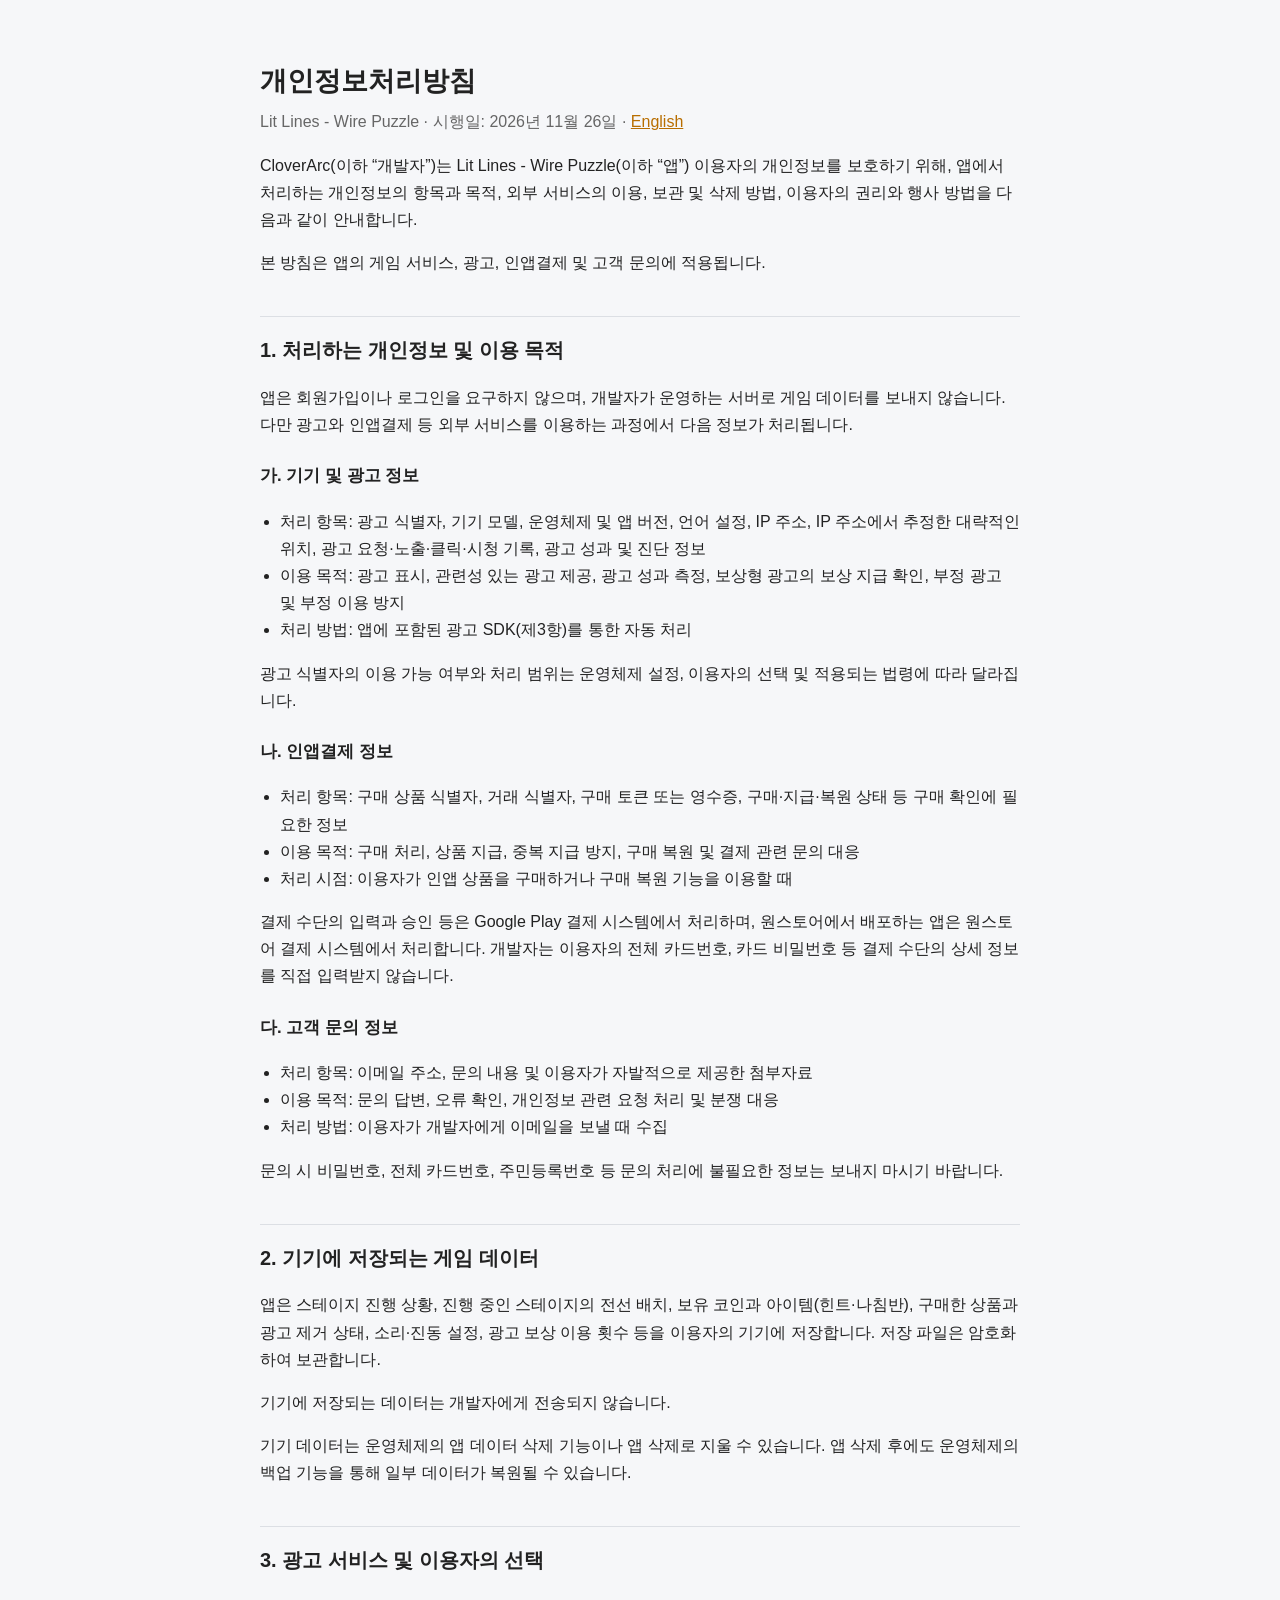
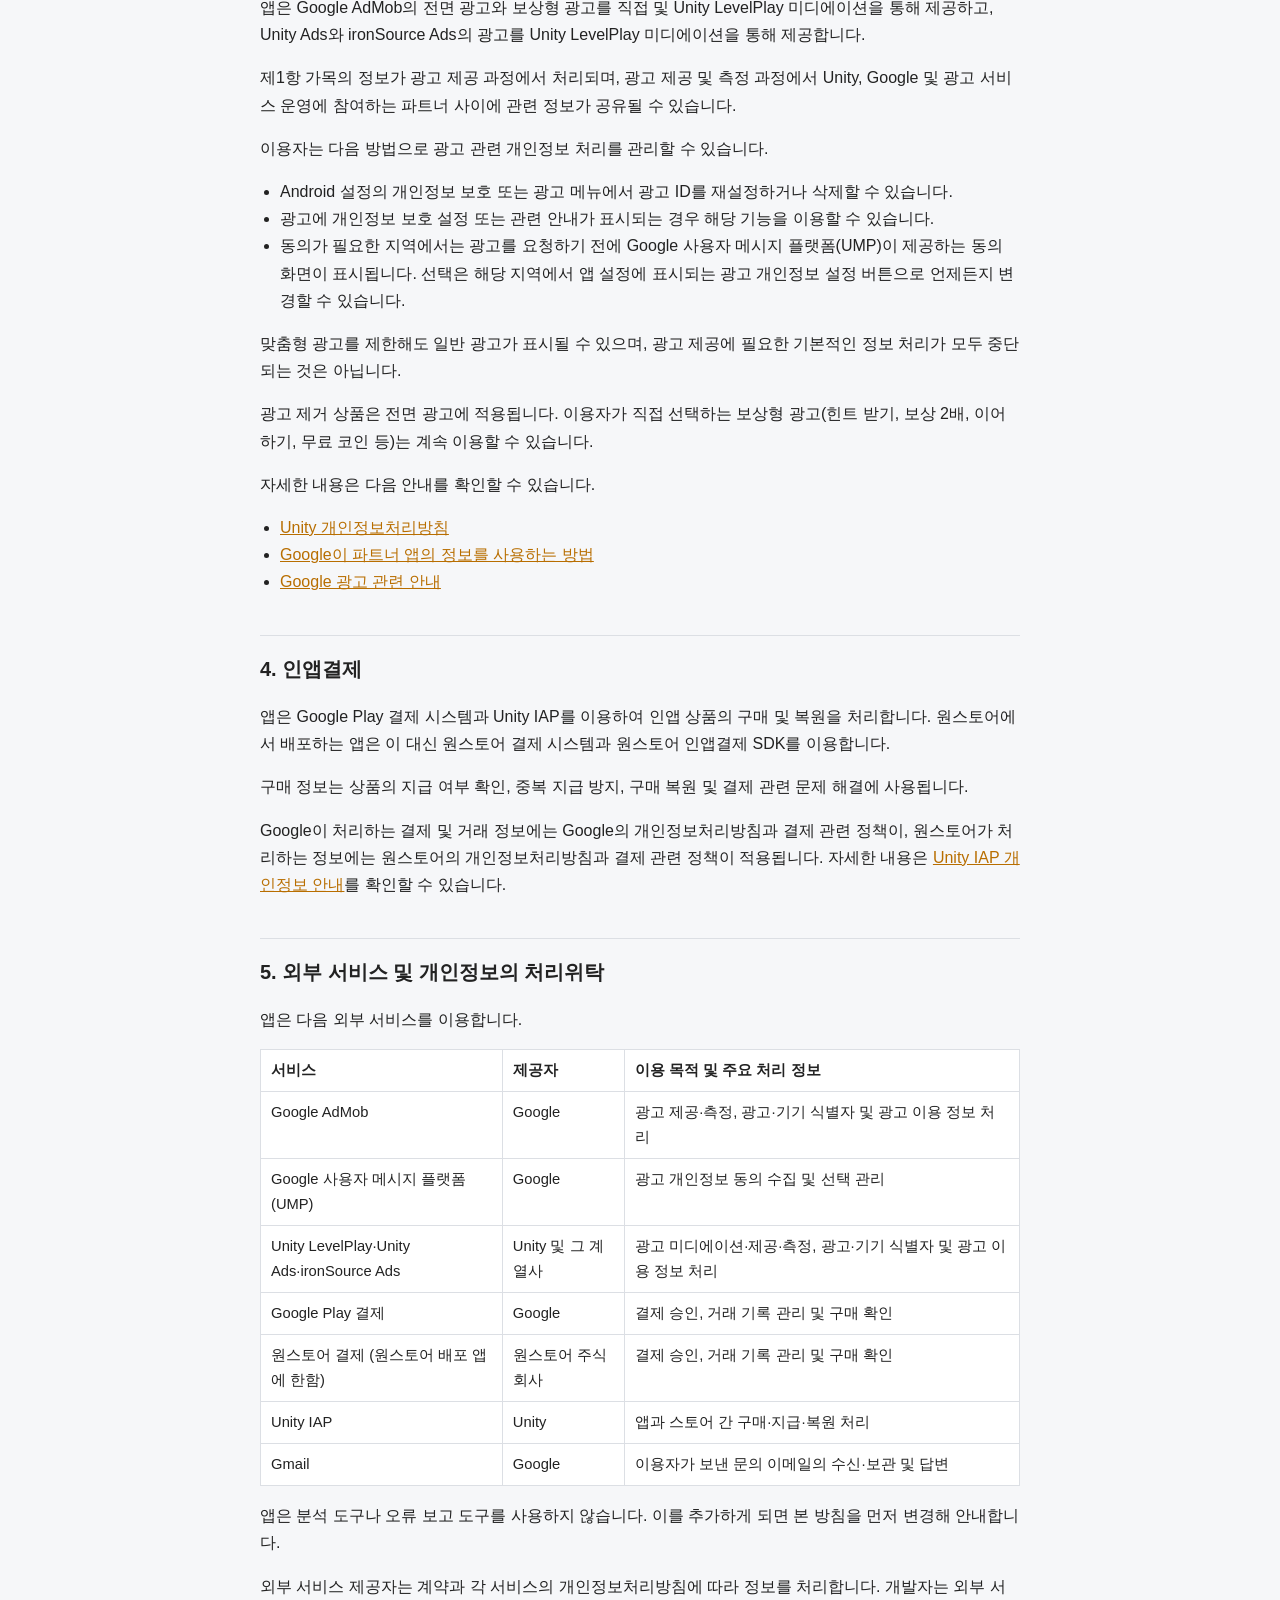
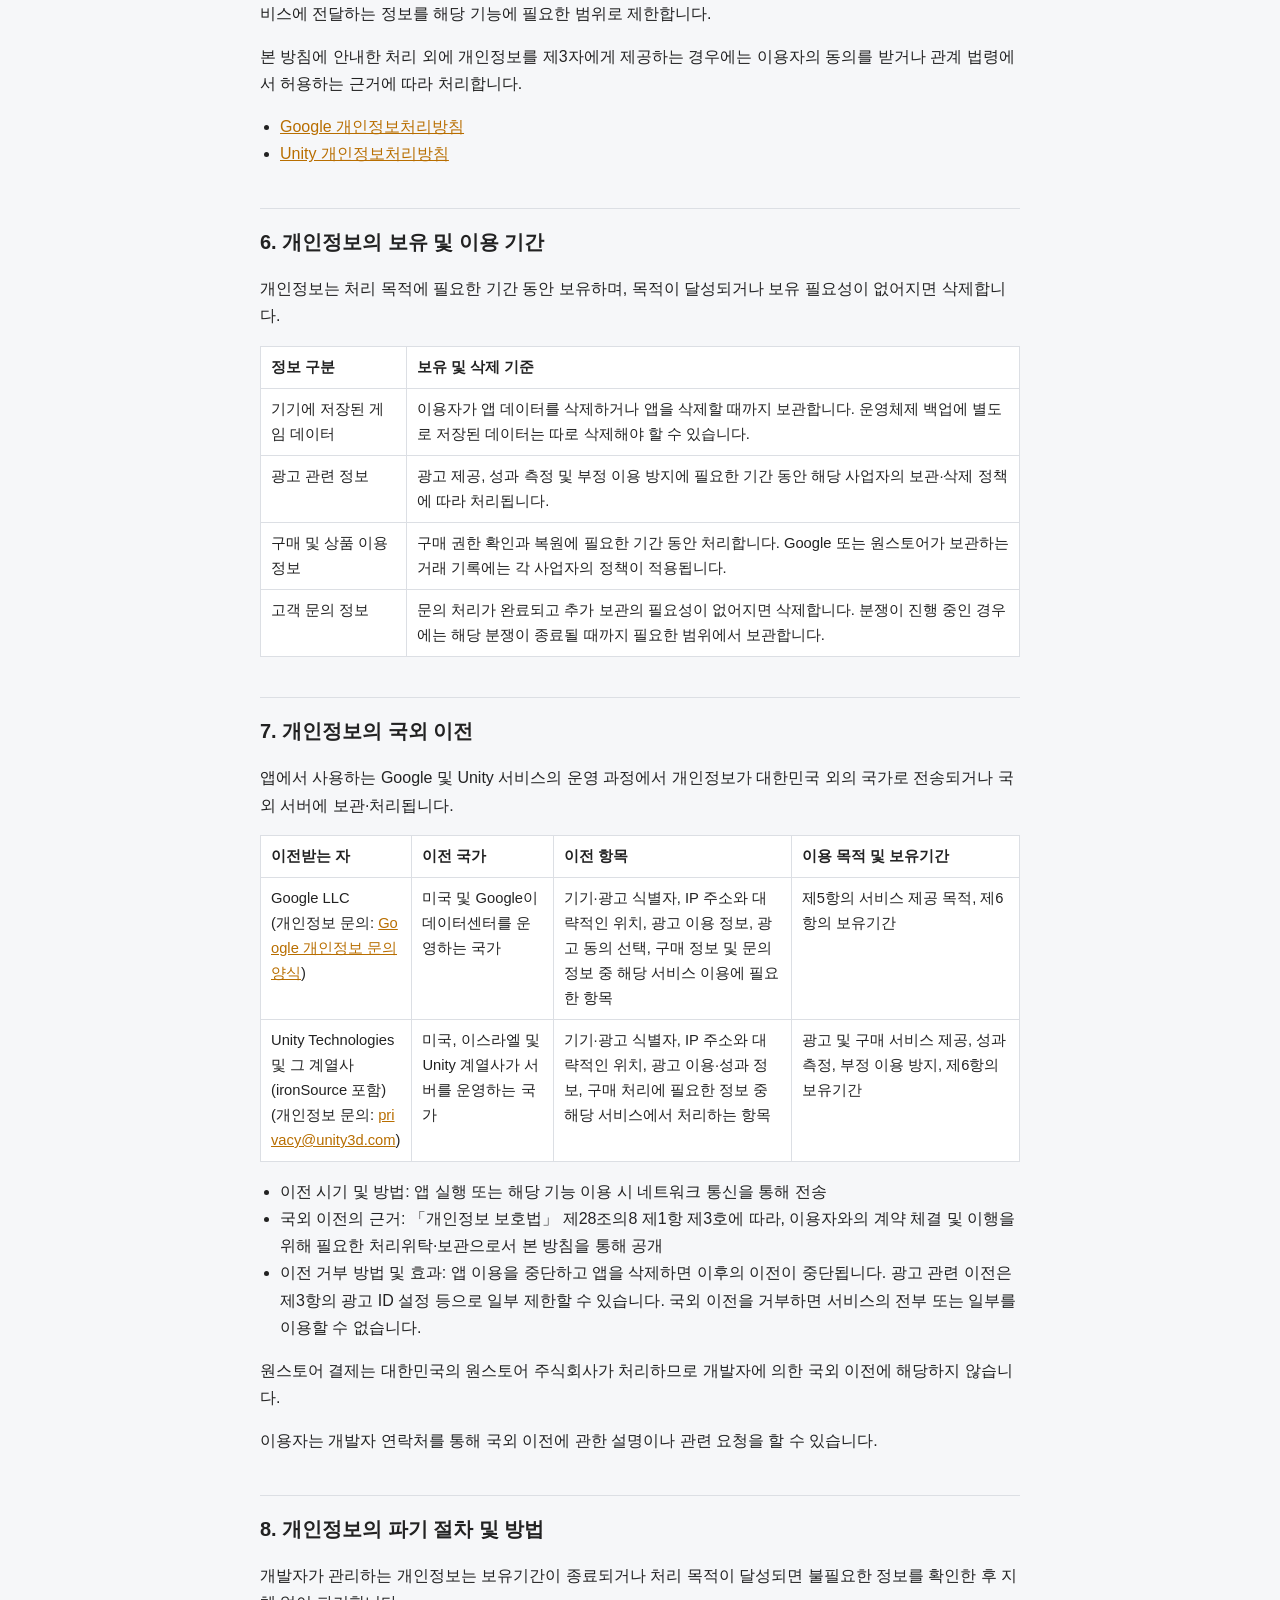
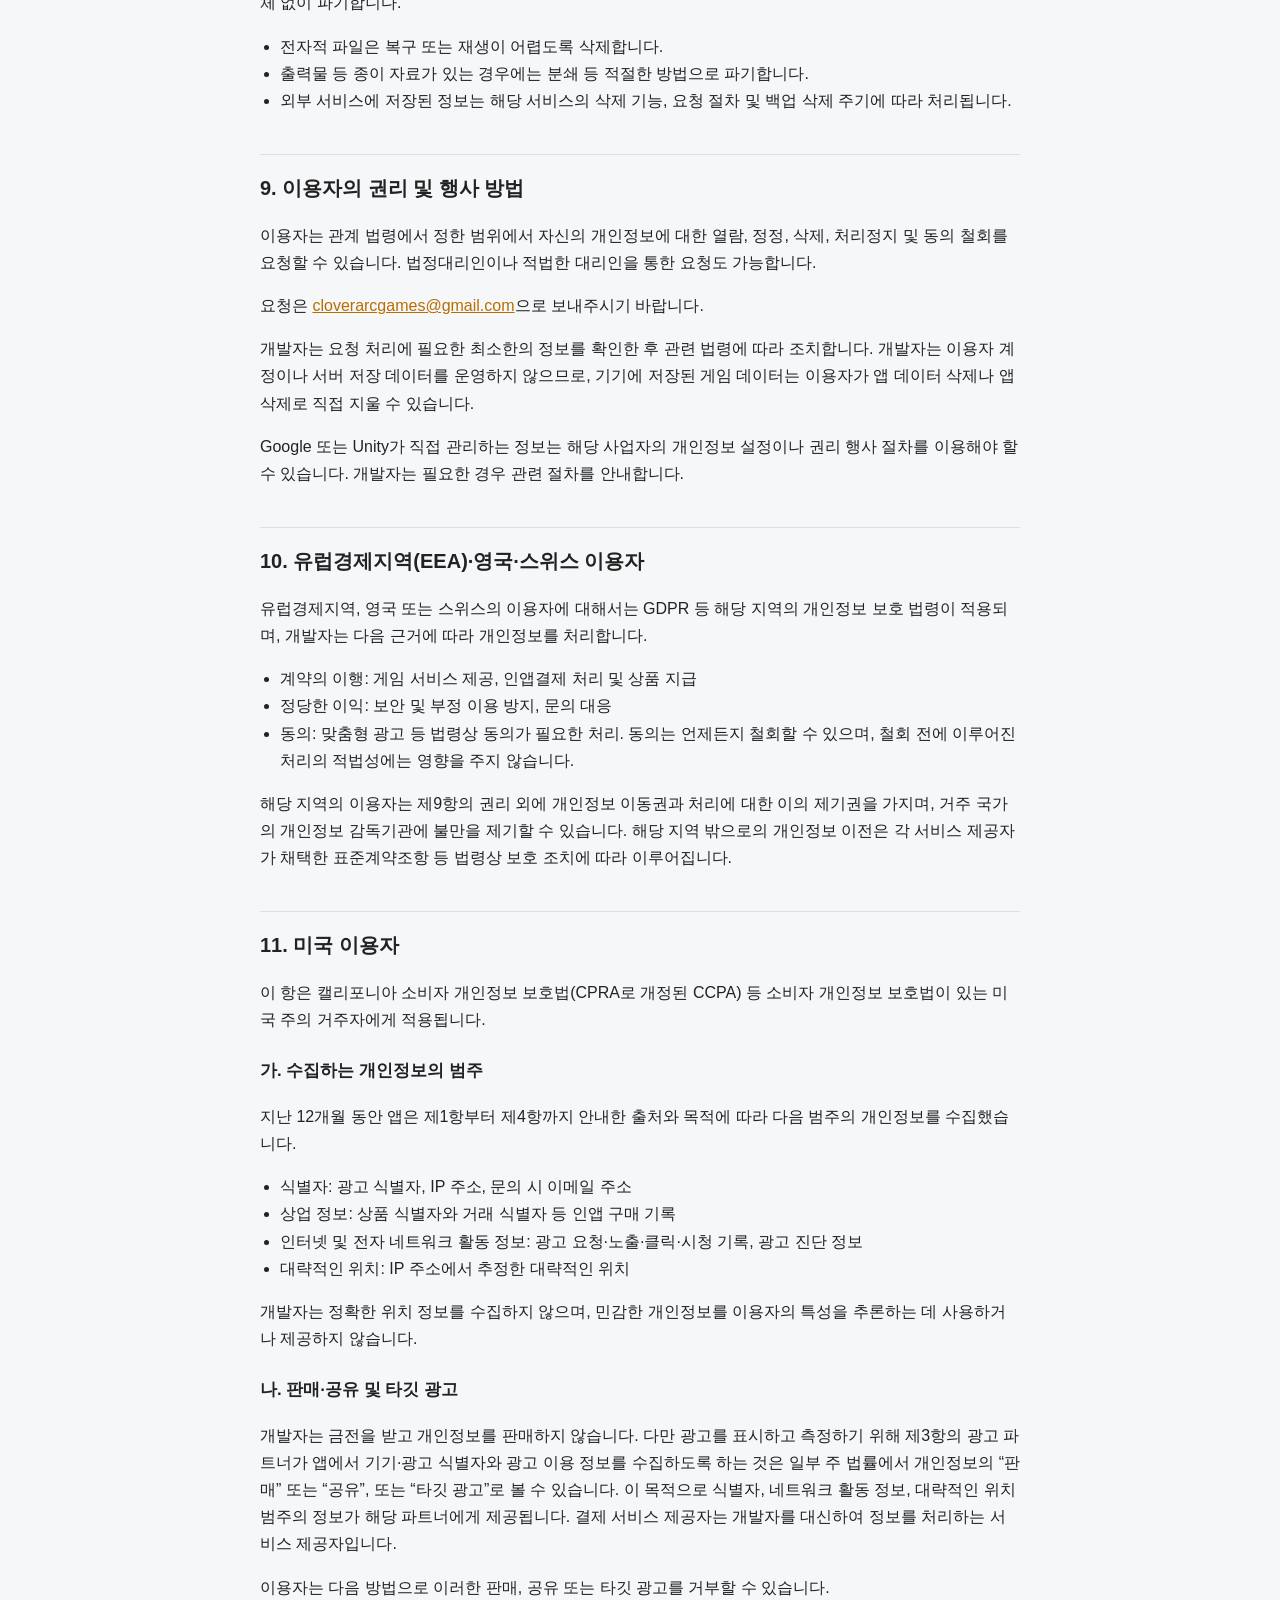
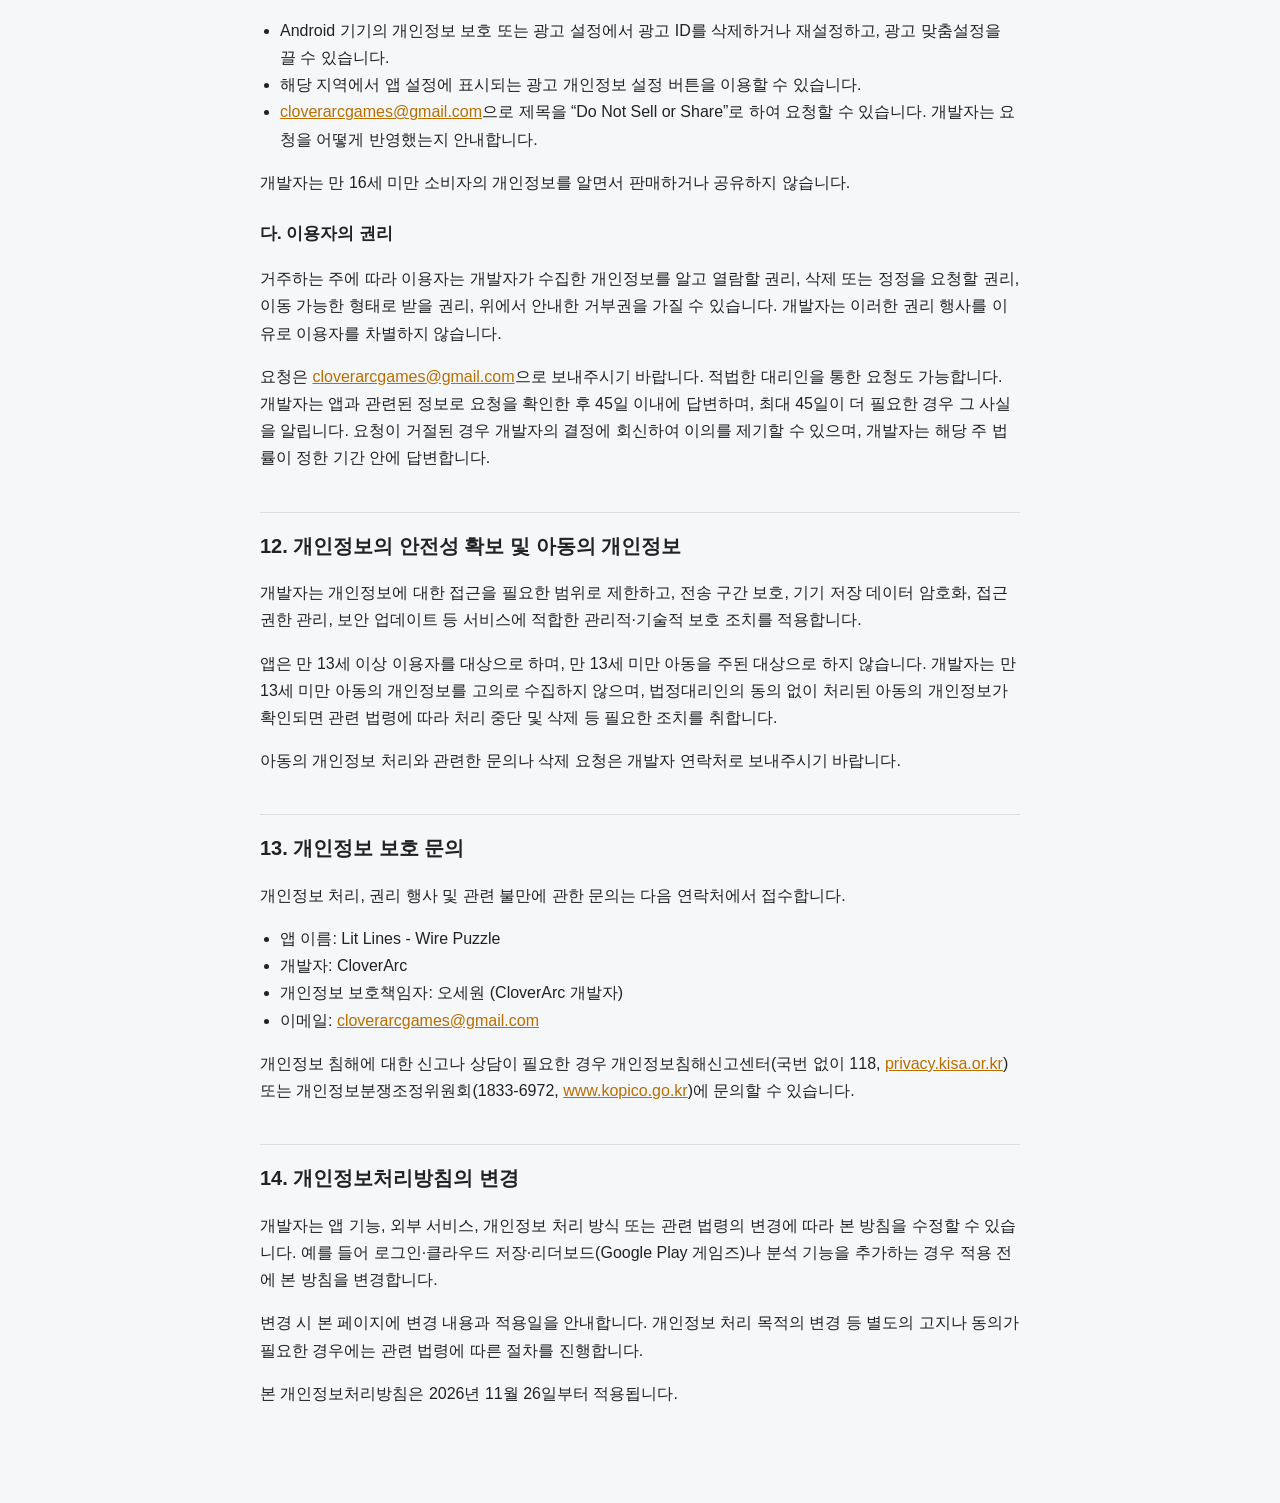
<file: litlines/privacy-ko.html>
<!doctype html>
<html lang="ko">
<head>
  <meta charset="utf-8">
  <meta name="viewport" content="width=device-width, initial-scale=1">
  <title>개인정보처리방침 - Lit Lines - Wire Puzzle</title>
  <style>
    :root { --bg: #f6f7f9; --fg: #222; --muted: #666; --line: #dcdfe4; --link: #b86e00; --card: #fff; }
    @media (prefers-color-scheme: dark) {
      :root { --bg: #15171a; --fg: #e6e6e6; --muted: #a0a4aa; --line: #33373d; --link: #f2b544; --card: #1d2024; }
    }
    body { margin: 0; font-family: -apple-system, "Segoe UI", "Noto Sans KR", sans-serif; background: var(--bg); color: var(--fg); line-height: 1.7; }
    main { max-width: 760px; margin: 0 auto; padding: 40px 16px 80px; }
    h1 { font-size: 1.7rem; margin-bottom: 4px; }
    h2 { font-size: 1.25rem; margin-top: 40px; padding-top: 16px; border-top: 1px solid var(--line); }
    h3 { font-size: 1.05rem; margin-top: 24px; }
    a { color: var(--link); word-break: break-all; }
    .meta { color: var(--muted); margin-top: 0; }
    .table-wrap { overflow-x: auto; }
    table { border-collapse: collapse; width: 100%; background: var(--card); font-size: 0.92rem; }
    th, td { border: 1px solid var(--line); padding: 8px 10px; text-align: left; vertical-align: top; }
    th { white-space: nowrap; }
    ul { padding-left: 20px; }
  </style>
</head>
<body>
<main>
  <h1>개인정보처리방침</h1>
  <p class="meta">Lit Lines - Wire Puzzle · 시행일: 2026년 11월 26일 · <a href="privacy.html">English</a></p>

  <p>CloverArc(이하 “개발자”)는 Lit Lines - Wire Puzzle(이하 “앱”) 이용자의 개인정보를 보호하기 위해, 앱에서 처리하는 개인정보의 항목과 목적, 외부 서비스의 이용, 보관 및 삭제 방법, 이용자의 권리와 행사 방법을 다음과 같이 안내합니다.</p>
  <p>본 방침은 앱의 게임 서비스, 광고, 인앱결제 및 고객 문의에 적용됩니다.</p>

  <h2>1. 처리하는 개인정보 및 이용 목적</h2>
  <p>앱은 회원가입이나 로그인을 요구하지 않으며, 개발자가 운영하는 서버로 게임 데이터를 보내지 않습니다. 다만 광고와 인앱결제 등 외부 서비스를 이용하는 과정에서 다음 정보가 처리됩니다.</p>

  <h3>가. 기기 및 광고 정보</h3>
  <ul>
    <li>처리 항목: 광고 식별자, 기기 모델, 운영체제 및 앱 버전, 언어 설정, IP 주소, IP 주소에서 추정한 대략적인 위치, 광고 요청·노출·클릭·시청 기록, 광고 성과 및 진단 정보</li>
    <li>이용 목적: 광고 표시, 관련성 있는 광고 제공, 광고 성과 측정, 보상형 광고의 보상 지급 확인, 부정 광고 및 부정 이용 방지</li>
    <li>처리 방법: 앱에 포함된 광고 SDK(제3항)를 통한 자동 처리</li>
  </ul>
  <p>광고 식별자의 이용 가능 여부와 처리 범위는 운영체제 설정, 이용자의 선택 및 적용되는 법령에 따라 달라집니다.</p>

  <h3>나. 인앱결제 정보</h3>
  <ul>
    <li>처리 항목: 구매 상품 식별자, 거래 식별자, 구매 토큰 또는 영수증, 구매·지급·복원 상태 등 구매 확인에 필요한 정보</li>
    <li>이용 목적: 구매 처리, 상품 지급, 중복 지급 방지, 구매 복원 및 결제 관련 문의 대응</li>
    <li>처리 시점: 이용자가 인앱 상품을 구매하거나 구매 복원 기능을 이용할 때</li>
  </ul>
  <p>결제 수단의 입력과 승인 등은 Google Play 결제 시스템에서 처리하며, 원스토어에서 배포하는 앱은 원스토어 결제 시스템에서 처리합니다. 개발자는 이용자의 전체 카드번호, 카드 비밀번호 등 결제 수단의 상세 정보를 직접 입력받지 않습니다.</p>

  <h3>다. 고객 문의 정보</h3>
  <ul>
    <li>처리 항목: 이메일 주소, 문의 내용 및 이용자가 자발적으로 제공한 첨부자료</li>
    <li>이용 목적: 문의 답변, 오류 확인, 개인정보 관련 요청 처리 및 분쟁 대응</li>
    <li>처리 방법: 이용자가 개발자에게 이메일을 보낼 때 수집</li>
  </ul>
  <p>문의 시 비밀번호, 전체 카드번호, 주민등록번호 등 문의 처리에 불필요한 정보는 보내지 마시기 바랍니다.</p>

  <h2>2. 기기에 저장되는 게임 데이터</h2>
  <p>앱은 스테이지 진행 상황, 진행 중인 스테이지의 전선 배치, 보유 코인과 아이템(힌트·나침반), 구매한 상품과 광고 제거 상태, 소리·진동 설정, 광고 보상 이용 횟수 등을 이용자의 기기에 저장합니다. 저장 파일은 암호화하여 보관합니다.</p>
  <p>기기에 저장되는 데이터는 개발자에게 전송되지 않습니다.</p>
  <p>기기 데이터는 운영체제의 앱 데이터 삭제 기능이나 앱 삭제로 지울 수 있습니다. 앱 삭제 후에도 운영체제의 백업 기능을 통해 일부 데이터가 복원될 수 있습니다.</p>

  <h2>3. 광고 서비스 및 이용자의 선택</h2>
  <p>앱은 Google AdMob의 전면 광고와 보상형 광고를 직접 및 Unity LevelPlay 미디에이션을 통해 제공하고, Unity Ads와 ironSource Ads의 광고를 Unity LevelPlay 미디에이션을 통해 제공합니다.</p>
  <p>제1항 가목의 정보가 광고 제공 과정에서 처리되며, 광고 제공 및 측정 과정에서 Unity, Google 및 광고 서비스 운영에 참여하는 파트너 사이에 관련 정보가 공유될 수 있습니다.</p>
  <p>이용자는 다음 방법으로 광고 관련 개인정보 처리를 관리할 수 있습니다.</p>
  <ul>
    <li>Android 설정의 개인정보 보호 또는 광고 메뉴에서 광고 ID를 재설정하거나 삭제할 수 있습니다.</li>
    <li>광고에 개인정보 보호 설정 또는 관련 안내가 표시되는 경우 해당 기능을 이용할 수 있습니다.</li>
    <li>동의가 필요한 지역에서는 광고를 요청하기 전에 Google 사용자 메시지 플랫폼(UMP)이 제공하는 동의 화면이 표시됩니다. 선택은 해당 지역에서 앱 설정에 표시되는 광고 개인정보 설정 버튼으로 언제든지 변경할 수 있습니다.</li>
  </ul>
  <p>맞춤형 광고를 제한해도 일반 광고가 표시될 수 있으며, 광고 제공에 필요한 기본적인 정보 처리가 모두 중단되는 것은 아닙니다.</p>
  <p>광고 제거 상품은 전면 광고에 적용됩니다. 이용자가 직접 선택하는 보상형 광고(힌트 받기, 보상 2배, 이어하기, 무료 코인 등)는 계속 이용할 수 있습니다.</p>
  <p>자세한 내용은 다음 안내를 확인할 수 있습니다.</p>
  <ul>
    <li><a href="https://unity.com/legal/game-player-and-app-user-privacy-policy">Unity 개인정보처리방침</a></li>
    <li><a href="https://policies.google.com/technologies/partner-sites?hl=ko">Google이 파트너 앱의 정보를 사용하는 방법</a></li>
    <li><a href="https://policies.google.com/technologies/ads?hl=ko">Google 광고 관련 안내</a></li>
  </ul>

  <h2>4. 인앱결제</h2>
  <p>앱은 Google Play 결제 시스템과 Unity IAP를 이용하여 인앱 상품의 구매 및 복원을 처리합니다. 원스토어에서 배포하는 앱은 이 대신 원스토어 결제 시스템과 원스토어 인앱결제 SDK를 이용합니다.</p>
  <p>구매 정보는 상품의 지급 여부 확인, 중복 지급 방지, 구매 복원 및 결제 관련 문제 해결에 사용됩니다.</p>
  <p>Google이 처리하는 결제 및 거래 정보에는 Google의 개인정보처리방침과 결제 관련 정책이, 원스토어가 처리하는 정보에는 원스토어의 개인정보처리방침과 결제 관련 정책이 적용됩니다. 자세한 내용은 <a href="https://docs.unity.com/en-us/iap/privacy-and-consent">Unity IAP 개인정보 안내</a>를 확인할 수 있습니다.</p>

  <h2>5. 외부 서비스 및 개인정보의 처리위탁</h2>
  <p>앱은 다음 외부 서비스를 이용합니다.</p>
  <div class="table-wrap">
  <table>
    <tr><th>서비스</th><th>제공자</th><th>이용 목적 및 주요 처리 정보</th></tr>
    <tr><td>Google AdMob</td><td>Google</td><td>광고 제공·측정, 광고·기기 식별자 및 광고 이용 정보 처리</td></tr>
    <tr><td>Google 사용자 메시지 플랫폼(UMP)</td><td>Google</td><td>광고 개인정보 동의 수집 및 선택 관리</td></tr>
    <tr><td>Unity LevelPlay·Unity Ads·ironSource Ads</td><td>Unity 및 그 계열사</td><td>광고 미디에이션·제공·측정, 광고·기기 식별자 및 광고 이용 정보 처리</td></tr>
    <tr><td>Google Play 결제</td><td>Google</td><td>결제 승인, 거래 기록 관리 및 구매 확인</td></tr>
    <tr><td>원스토어 결제 (원스토어 배포 앱에 한함)</td><td>원스토어 주식회사</td><td>결제 승인, 거래 기록 관리 및 구매 확인</td></tr>
    <tr><td>Unity IAP</td><td>Unity</td><td>앱과 스토어 간 구매·지급·복원 처리</td></tr>
    <tr><td>Gmail</td><td>Google</td><td>이용자가 보낸 문의 이메일의 수신·보관 및 답변</td></tr>
  </table>
  </div>
  <p>앱은 분석 도구나 오류 보고 도구를 사용하지 않습니다. 이를 추가하게 되면 본 방침을 먼저 변경해 안내합니다.</p>
  <p>외부 서비스 제공자는 계약과 각 서비스의 개인정보처리방침에 따라 정보를 처리합니다. 개발자는 외부 서비스에 전달하는 정보를 해당 기능에 필요한 범위로 제한합니다.</p>
  <p>본 방침에 안내한 처리 외에 개인정보를 제3자에게 제공하는 경우에는 이용자의 동의를 받거나 관계 법령에서 허용하는 근거에 따라 처리합니다.</p>
  <ul>
    <li><a href="https://policies.google.com/privacy?hl=ko">Google 개인정보처리방침</a></li>
    <li><a href="https://unity.com/legal/game-player-and-app-user-privacy-policy">Unity 개인정보처리방침</a></li>
  </ul>

  <h2>6. 개인정보의 보유 및 이용 기간</h2>
  <p>개인정보는 처리 목적에 필요한 기간 동안 보유하며, 목적이 달성되거나 보유 필요성이 없어지면 삭제합니다.</p>
  <div class="table-wrap">
  <table>
    <tr><th>정보 구분</th><th>보유 및 삭제 기준</th></tr>
    <tr><td>기기에 저장된 게임 데이터</td><td>이용자가 앱 데이터를 삭제하거나 앱을 삭제할 때까지 보관합니다. 운영체제 백업에 별도로 저장된 데이터는 따로 삭제해야 할 수 있습니다.</td></tr>
    <tr><td>광고 관련 정보</td><td>광고 제공, 성과 측정 및 부정 이용 방지에 필요한 기간 동안 해당 사업자의 보관·삭제 정책에 따라 처리됩니다.</td></tr>
    <tr><td>구매 및 상품 이용 정보</td><td>구매 권한 확인과 복원에 필요한 기간 동안 처리합니다. Google 또는 원스토어가 보관하는 거래 기록에는 각 사업자의 정책이 적용됩니다.</td></tr>
    <tr><td>고객 문의 정보</td><td>문의 처리가 완료되고 추가 보관의 필요성이 없어지면 삭제합니다. 분쟁이 진행 중인 경우에는 해당 분쟁이 종료될 때까지 필요한 범위에서 보관합니다.</td></tr>
  </table>
  </div>

  <h2>7. 개인정보의 국외 이전</h2>
  <p>앱에서 사용하는 Google 및 Unity 서비스의 운영 과정에서 개인정보가 대한민국 외의 국가로 전송되거나 국외 서버에 보관·처리됩니다.</p>
  <div class="table-wrap">
  <table>
    <tr><th>이전받는 자</th><th>이전 국가</th><th>이전 항목</th><th>이용 목적 및 보유기간</th></tr>
    <tr>
      <td>Google LLC<br>(개인정보 문의: <a href="https://support.google.com/policies/contact/general_privacy_form">Google 개인정보 문의 양식</a>)</td>
      <td>미국 및 Google이 데이터센터를 운영하는 국가</td>
      <td>기기·광고 식별자, IP 주소와 대략적인 위치, 광고 이용 정보, 광고 동의 선택, 구매 정보 및 문의 정보 중 해당 서비스 이용에 필요한 항목</td>
      <td>제5항의 서비스 제공 목적, 제6항의 보유기간</td>
    </tr>
    <tr>
      <td>Unity Technologies 및 그 계열사(ironSource 포함)<br>(개인정보 문의: <a href="mailto:privacy@unity3d.com">privacy@unity3d.com</a>)</td>
      <td>미국, 이스라엘 및 Unity 계열사가 서버를 운영하는 국가</td>
      <td>기기·광고 식별자, IP 주소와 대략적인 위치, 광고 이용·성과 정보, 구매 처리에 필요한 정보 중 해당 서비스에서 처리하는 항목</td>
      <td>광고 및 구매 서비스 제공, 성과 측정, 부정 이용 방지, 제6항의 보유기간</td>
    </tr>
  </table>
  </div>
  <ul>
    <li>이전 시기 및 방법: 앱 실행 또는 해당 기능 이용 시 네트워크 통신을 통해 전송</li>
    <li>국외 이전의 근거: 「개인정보 보호법」 제28조의8 제1항 제3호에 따라, 이용자와의 계약 체결 및 이행을 위해 필요한 처리위탁·보관으로서 본 방침을 통해 공개</li>
    <li>이전 거부 방법 및 효과: 앱 이용을 중단하고 앱을 삭제하면 이후의 이전이 중단됩니다. 광고 관련 이전은 제3항의 광고 ID 설정 등으로 일부 제한할 수 있습니다. 국외 이전을 거부하면 서비스의 전부 또는 일부를 이용할 수 없습니다.</li>
  </ul>
  <p>원스토어 결제는 대한민국의 원스토어 주식회사가 처리하므로 개발자에 의한 국외 이전에 해당하지 않습니다.</p>
  <p>이용자는 개발자 연락처를 통해 국외 이전에 관한 설명이나 관련 요청을 할 수 있습니다.</p>

  <h2>8. 개인정보의 파기 절차 및 방법</h2>
  <p>개발자가 관리하는 개인정보는 보유기간이 종료되거나 처리 목적이 달성되면 불필요한 정보를 확인한 후 지체 없이 파기합니다.</p>
  <ul>
    <li>전자적 파일은 복구 또는 재생이 어렵도록 삭제합니다.</li>
    <li>출력물 등 종이 자료가 있는 경우에는 분쇄 등 적절한 방법으로 파기합니다.</li>
    <li>외부 서비스에 저장된 정보는 해당 서비스의 삭제 기능, 요청 절차 및 백업 삭제 주기에 따라 처리됩니다.</li>
  </ul>

  <h2>9. 이용자의 권리 및 행사 방법</h2>
  <p>이용자는 관계 법령에서 정한 범위에서 자신의 개인정보에 대한 열람, 정정, 삭제, 처리정지 및 동의 철회를 요청할 수 있습니다. 법정대리인이나 적법한 대리인을 통한 요청도 가능합니다.</p>
  <p>요청은 <a href="mailto:cloverarcgames@gmail.com">cloverarcgames@gmail.com</a>으로 보내주시기 바랍니다.</p>
  <p>개발자는 요청 처리에 필요한 최소한의 정보를 확인한 후 관련 법령에 따라 조치합니다. 개발자는 이용자 계정이나 서버 저장 데이터를 운영하지 않으므로, 기기에 저장된 게임 데이터는 이용자가 앱 데이터 삭제나 앱 삭제로 직접 지울 수 있습니다.</p>
  <p>Google 또는 Unity가 직접 관리하는 정보는 해당 사업자의 개인정보 설정이나 권리 행사 절차를 이용해야 할 수 있습니다. 개발자는 필요한 경우 관련 절차를 안내합니다.</p>

  <h2>10. 유럽경제지역(EEA)·영국·스위스 이용자</h2>
  <p>유럽경제지역, 영국 또는 스위스의 이용자에 대해서는 GDPR 등 해당 지역의 개인정보 보호 법령이 적용되며, 개발자는 다음 근거에 따라 개인정보를 처리합니다.</p>
  <ul>
    <li>계약의 이행: 게임 서비스 제공, 인앱결제 처리 및 상품 지급</li>
    <li>정당한 이익: 보안 및 부정 이용 방지, 문의 대응</li>
    <li>동의: 맞춤형 광고 등 법령상 동의가 필요한 처리. 동의는 언제든지 철회할 수 있으며, 철회 전에 이루어진 처리의 적법성에는 영향을 주지 않습니다.</li>
  </ul>
  <p>해당 지역의 이용자는 제9항의 권리 외에 개인정보 이동권과 처리에 대한 이의 제기권을 가지며, 거주 국가의 개인정보 감독기관에 불만을 제기할 수 있습니다. 해당 지역 밖으로의 개인정보 이전은 각 서비스 제공자가 채택한 표준계약조항 등 법령상 보호 조치에 따라 이루어집니다.</p>

  <h2>11. 미국 이용자</h2>
  <p>이 항은 캘리포니아 소비자 개인정보 보호법(CPRA로 개정된 CCPA) 등 소비자 개인정보 보호법이 있는 미국 주의 거주자에게 적용됩니다.</p>
  <h3>가. 수집하는 개인정보의 범주</h3>
  <p>지난 12개월 동안 앱은 제1항부터 제4항까지 안내한 출처와 목적에 따라 다음 범주의 개인정보를 수집했습니다.</p>
  <ul>
    <li>식별자: 광고 식별자, IP 주소, 문의 시 이메일 주소</li>
    <li>상업 정보: 상품 식별자와 거래 식별자 등 인앱 구매 기록</li>
    <li>인터넷 및 전자 네트워크 활동 정보: 광고 요청·노출·클릭·시청 기록, 광고 진단 정보</li>
    <li>대략적인 위치: IP 주소에서 추정한 대략적인 위치</li>
  </ul>
  <p>개발자는 정확한 위치 정보를 수집하지 않으며, 민감한 개인정보를 이용자의 특성을 추론하는 데 사용하거나 제공하지 않습니다.</p>
  <h3>나. 판매·공유 및 타깃 광고</h3>
  <p>개발자는 금전을 받고 개인정보를 판매하지 않습니다. 다만 광고를 표시하고 측정하기 위해 제3항의 광고 파트너가 앱에서 기기·광고 식별자와 광고 이용 정보를 수집하도록 하는 것은 일부 주 법률에서 개인정보의 “판매” 또는 “공유”, 또는 “타깃 광고”로 볼 수 있습니다. 이 목적으로 식별자, 네트워크 활동 정보, 대략적인 위치 범주의 정보가 해당 파트너에게 제공됩니다. 결제 서비스 제공자는 개발자를 대신하여 정보를 처리하는 서비스 제공자입니다.</p>
  <p>이용자는 다음 방법으로 이러한 판매, 공유 또는 타깃 광고를 거부할 수 있습니다.</p>
  <ul>
    <li>Android 기기의 개인정보 보호 또는 광고 설정에서 광고 ID를 삭제하거나 재설정하고, 광고 맞춤설정을 끌 수 있습니다.</li>
    <li>해당 지역에서 앱 설정에 표시되는 광고 개인정보 설정 버튼을 이용할 수 있습니다.</li>
    <li><a href="mailto:cloverarcgames@gmail.com">cloverarcgames@gmail.com</a>으로 제목을 “Do Not Sell or Share”로 하여 요청할 수 있습니다. 개발자는 요청을 어떻게 반영했는지 안내합니다.</li>
  </ul>
  <p>개발자는 만 16세 미만 소비자의 개인정보를 알면서 판매하거나 공유하지 않습니다.</p>
  <h3>다. 이용자의 권리</h3>
  <p>거주하는 주에 따라 이용자는 개발자가 수집한 개인정보를 알고 열람할 권리, 삭제 또는 정정을 요청할 권리, 이동 가능한 형태로 받을 권리, 위에서 안내한 거부권을 가질 수 있습니다. 개발자는 이러한 권리 행사를 이유로 이용자를 차별하지 않습니다.</p>
  <p>요청은 <a href="mailto:cloverarcgames@gmail.com">cloverarcgames@gmail.com</a>으로 보내주시기 바랍니다. 적법한 대리인을 통한 요청도 가능합니다. 개발자는 앱과 관련된 정보로 요청을 확인한 후 45일 이내에 답변하며, 최대 45일이 더 필요한 경우 그 사실을 알립니다. 요청이 거절된 경우 개발자의 결정에 회신하여 이의를 제기할 수 있으며, 개발자는 해당 주 법률이 정한 기간 안에 답변합니다.</p>

  <h2>12. 개인정보의 안전성 확보 및 아동의 개인정보</h2>
  <p>개발자는 개인정보에 대한 접근을 필요한 범위로 제한하고, 전송 구간 보호, 기기 저장 데이터 암호화, 접근 권한 관리, 보안 업데이트 등 서비스에 적합한 관리적·기술적 보호 조치를 적용합니다.</p>
  <p>앱은 만 13세 이상 이용자를 대상으로 하며, 만 13세 미만 아동을 주된 대상으로 하지 않습니다. 개발자는 만 13세 미만 아동의 개인정보를 고의로 수집하지 않으며, 법정대리인의 동의 없이 처리된 아동의 개인정보가 확인되면 관련 법령에 따라 처리 중단 및 삭제 등 필요한 조치를 취합니다.</p>
  <p>아동의 개인정보 처리와 관련한 문의나 삭제 요청은 개발자 연락처로 보내주시기 바랍니다.</p>

  <h2>13. 개인정보 보호 문의</h2>
  <p>개인정보 처리, 권리 행사 및 관련 불만에 관한 문의는 다음 연락처에서 접수합니다.</p>
  <ul>
    <li>앱 이름: Lit Lines - Wire Puzzle</li>
    <li>개발자: CloverArc</li>
    <li>개인정보 보호책임자: 오세원 (CloverArc 개발자)</li>
    <li>이메일: <a href="mailto:cloverarcgames@gmail.com">cloverarcgames@gmail.com</a></li>
  </ul>
  <p>개인정보 침해에 대한 신고나 상담이 필요한 경우 개인정보침해신고센터(국번 없이 118, <a href="https://privacy.kisa.or.kr">privacy.kisa.or.kr</a>) 또는 개인정보분쟁조정위원회(1833-6972, <a href="https://www.kopico.go.kr">www.kopico.go.kr</a>)에 문의할 수 있습니다.</p>

  <h2>14. 개인정보처리방침의 변경</h2>
  <p>개발자는 앱 기능, 외부 서비스, 개인정보 처리 방식 또는 관련 법령의 변경에 따라 본 방침을 수정할 수 있습니다. 예를 들어 로그인·클라우드 저장·리더보드(Google Play 게임즈)나 분석 기능을 추가하는 경우 적용 전에 본 방침을 변경합니다.</p>
  <p>변경 시 본 페이지에 변경 내용과 적용일을 안내합니다. 개인정보 처리 목적의 변경 등 별도의 고지나 동의가 필요한 경우에는 관련 법령에 따른 절차를 진행합니다.</p>
  <p>본 개인정보처리방침은 2026년 11월 26일부터 적용됩니다.</p>
</main>
</body>
</html>
</file>
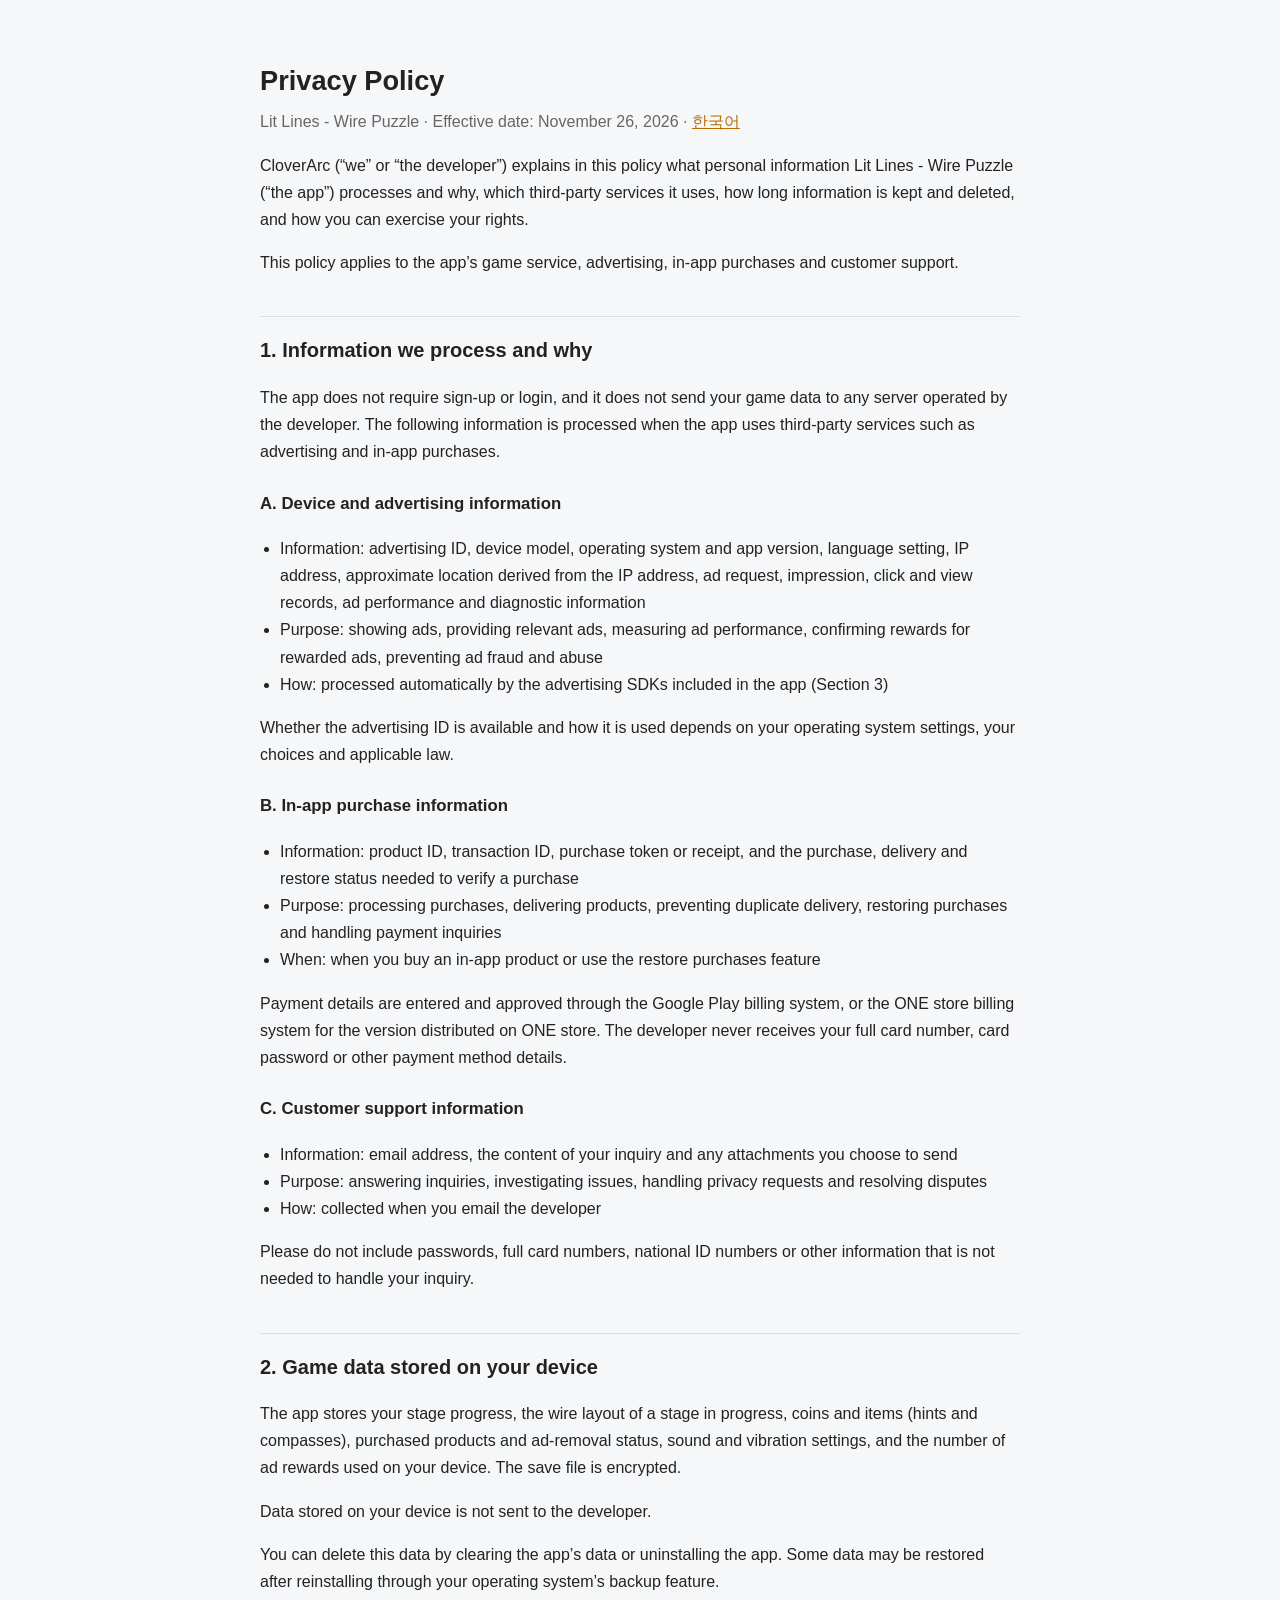
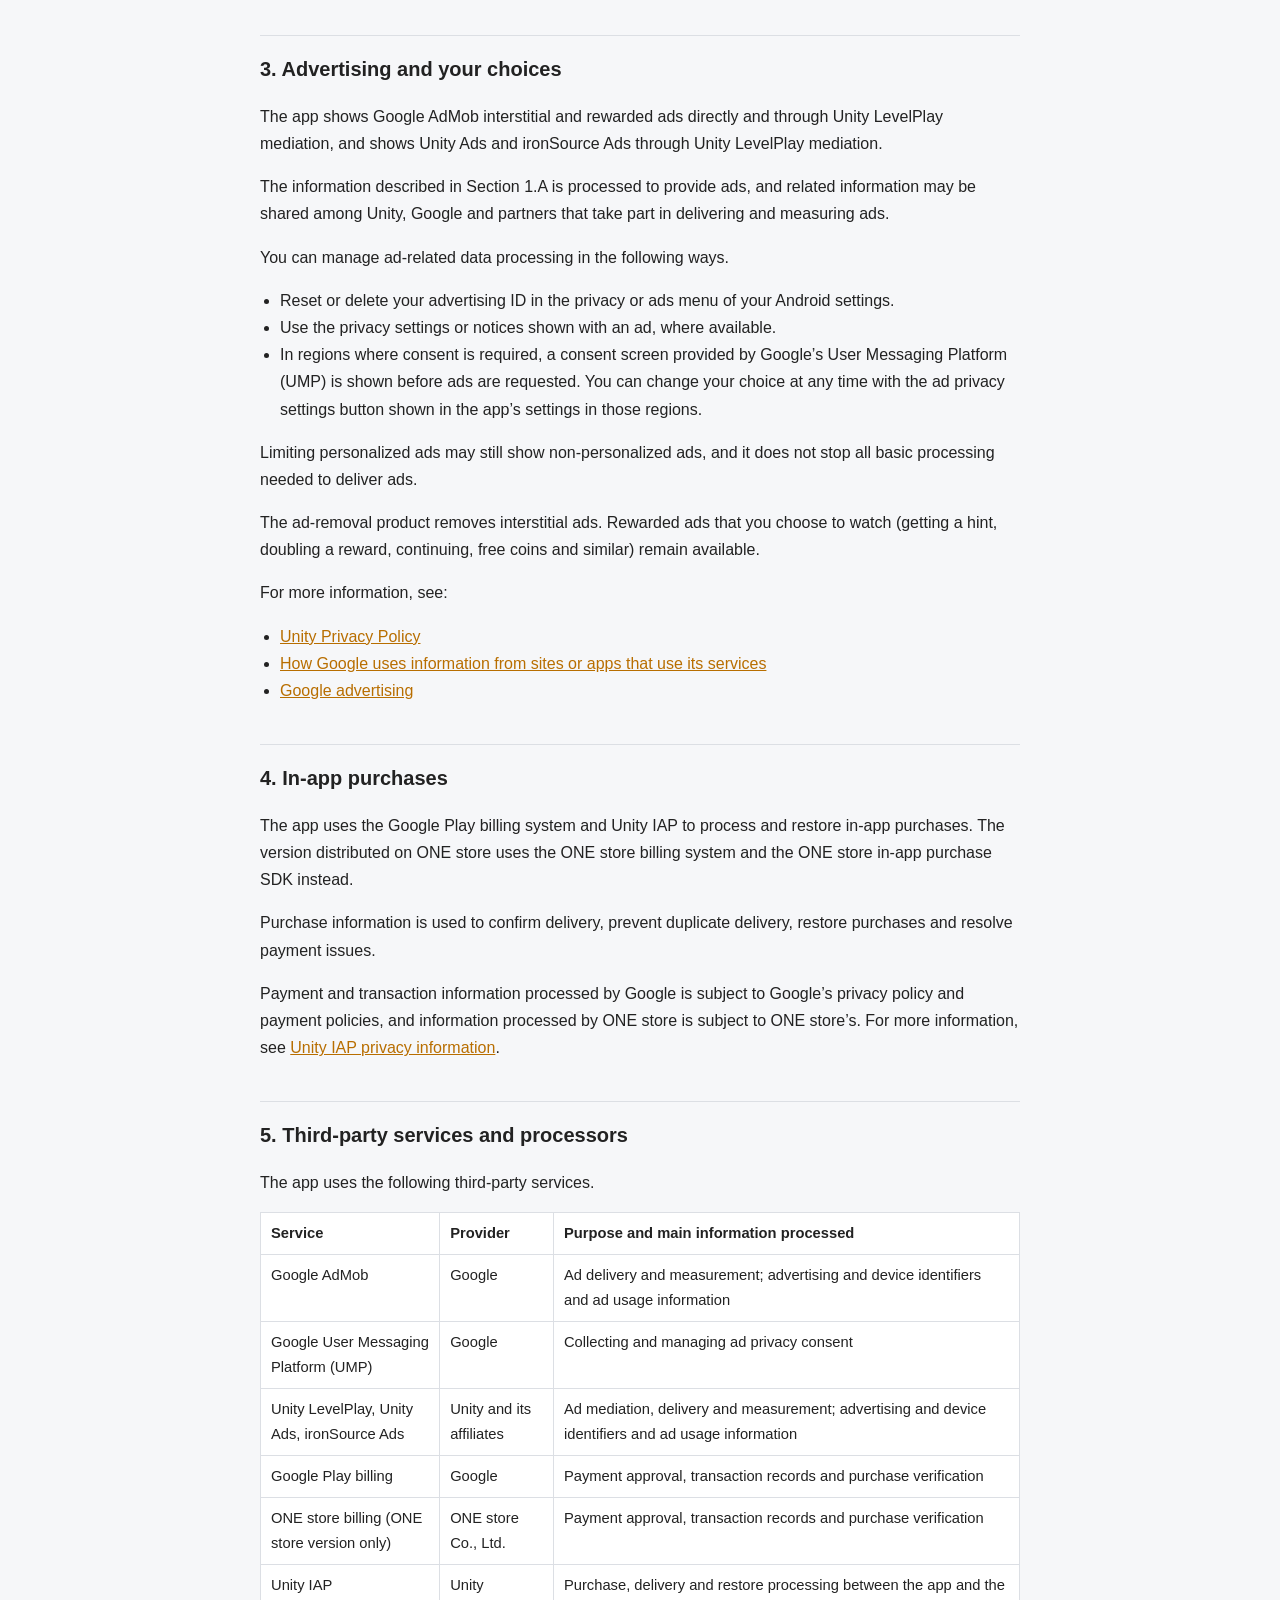
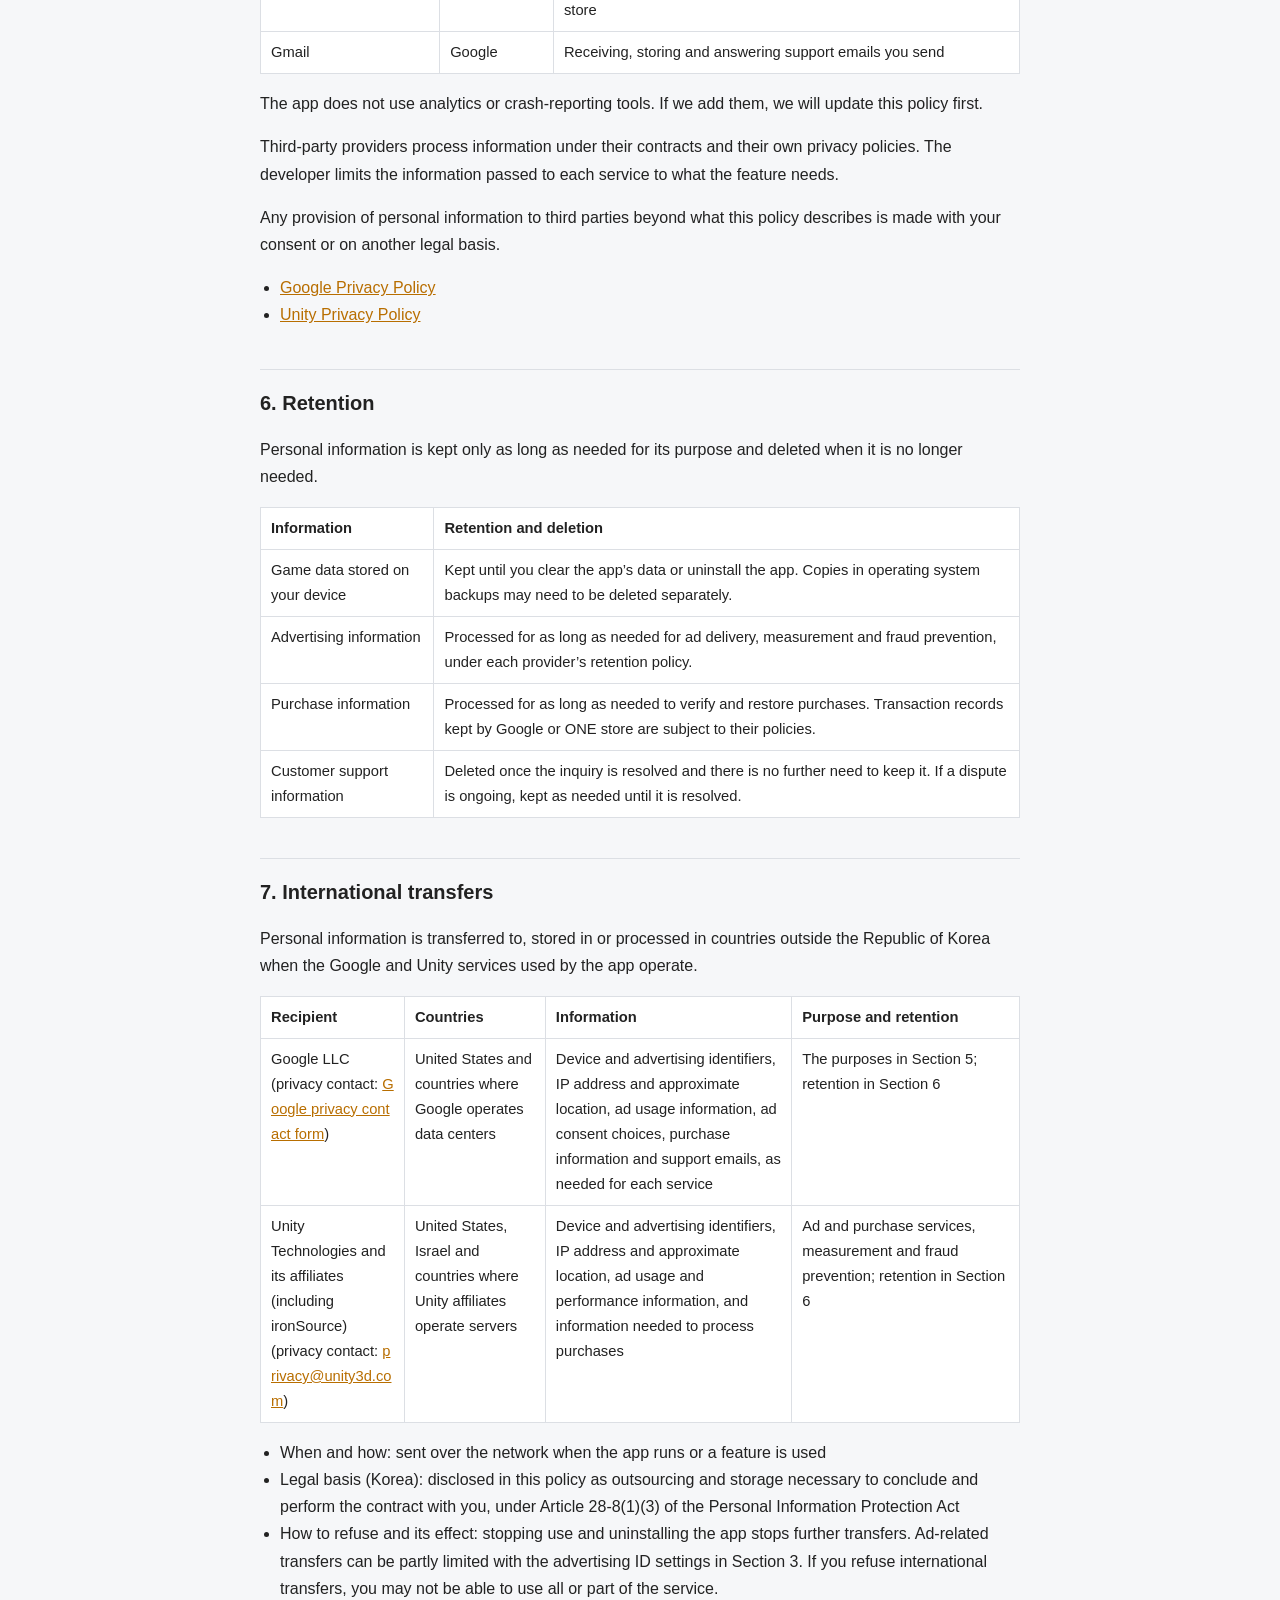
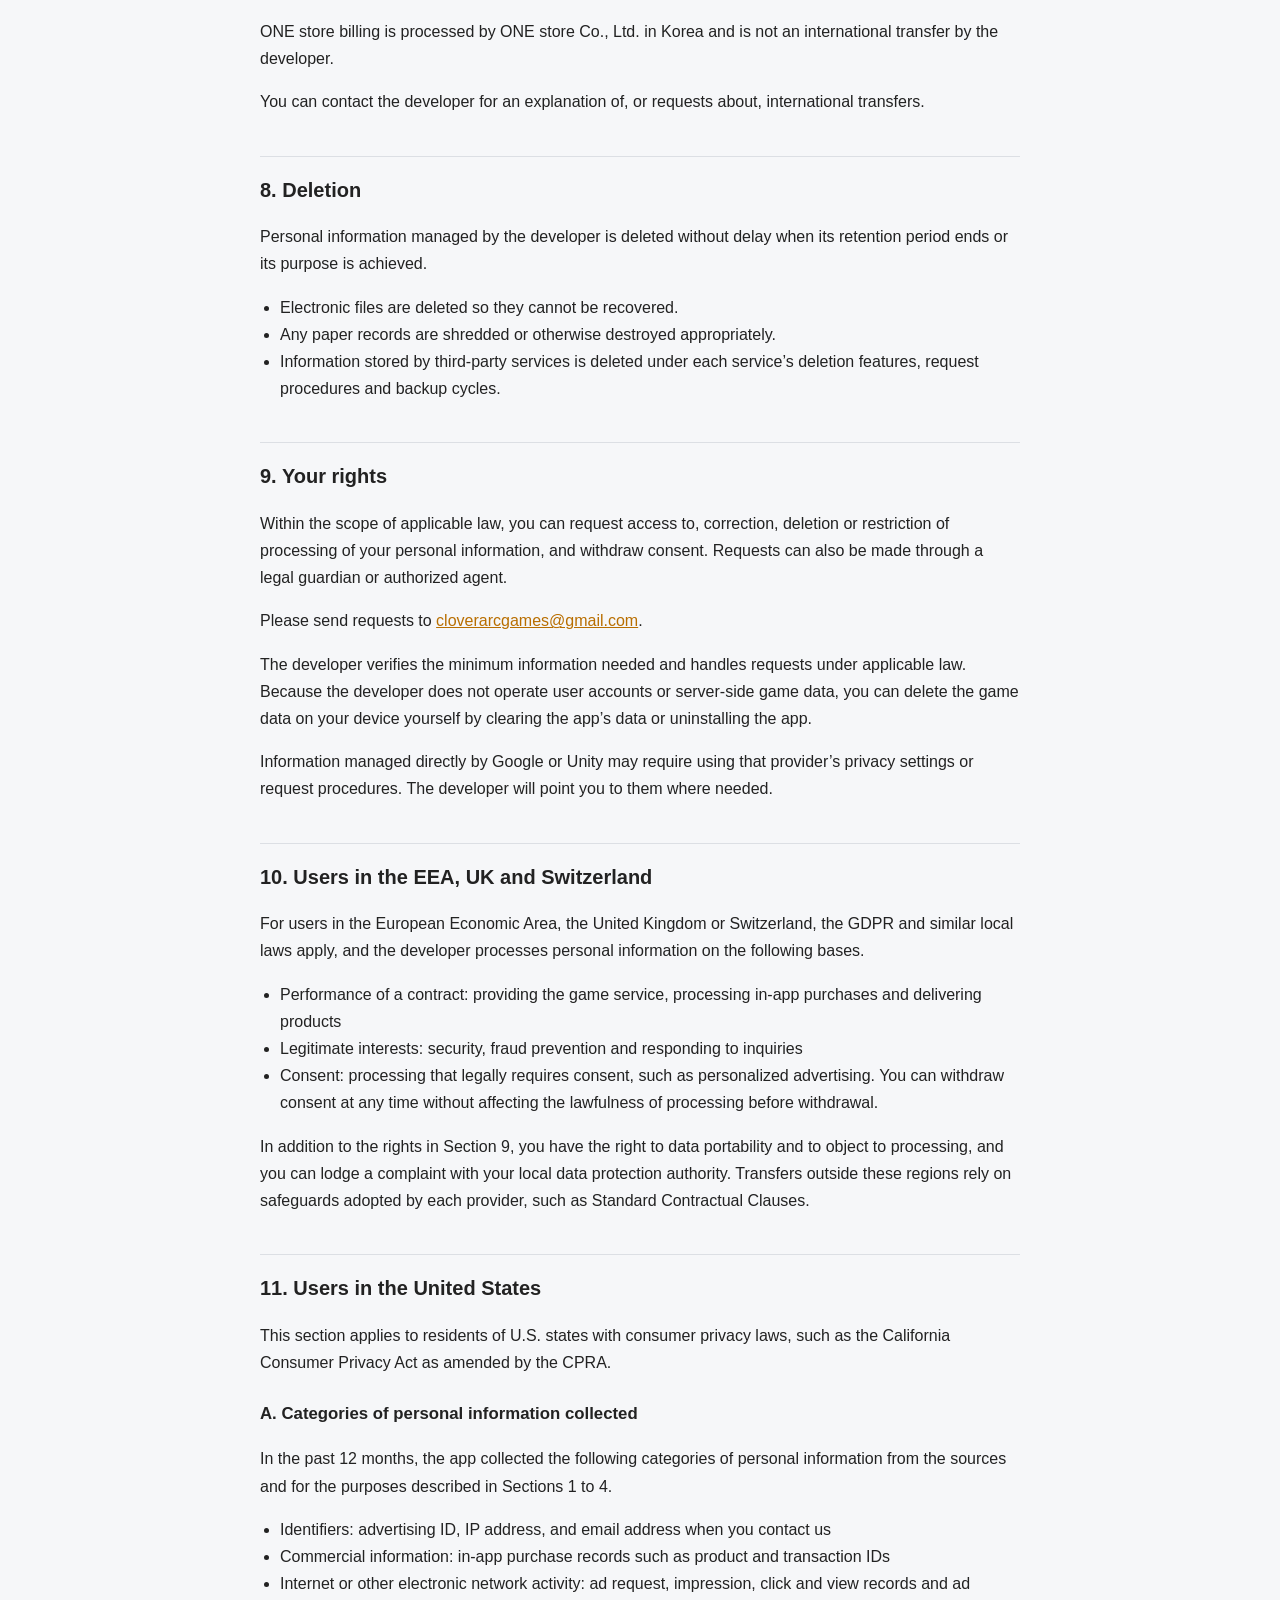
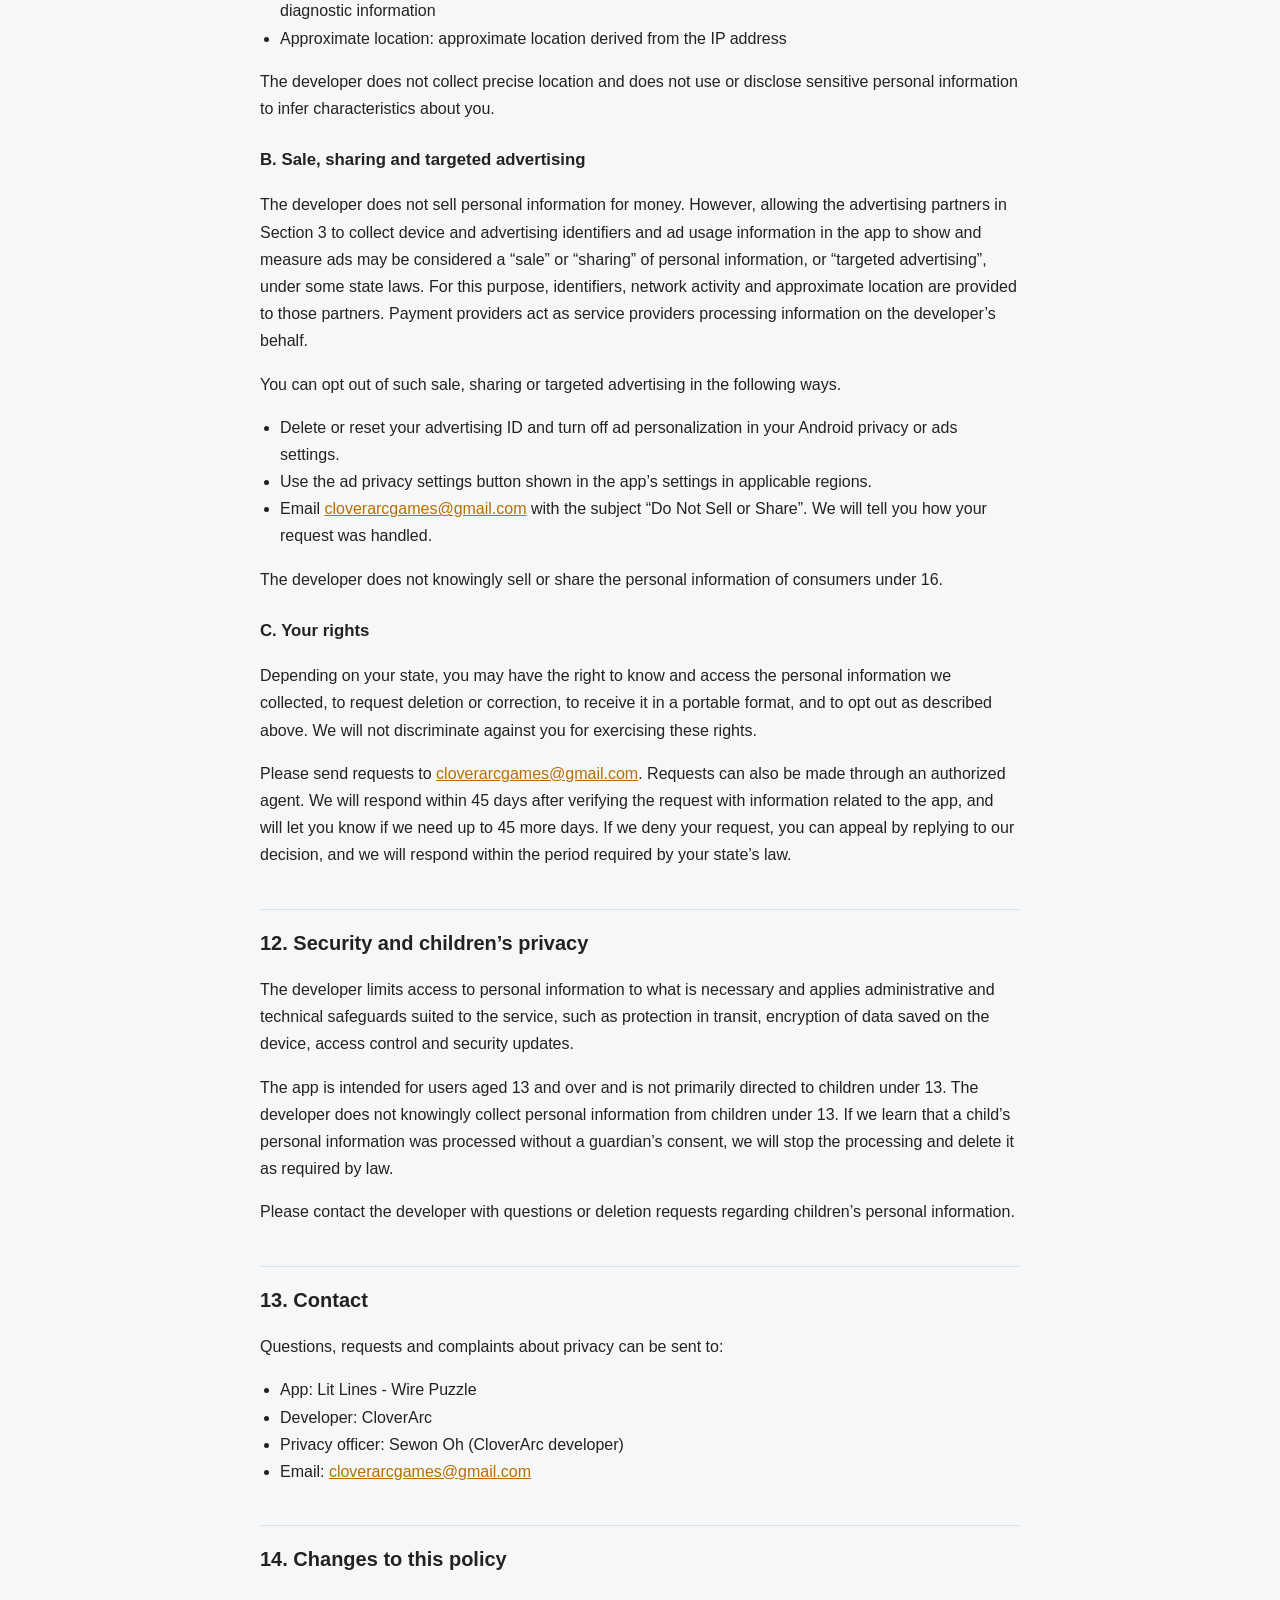
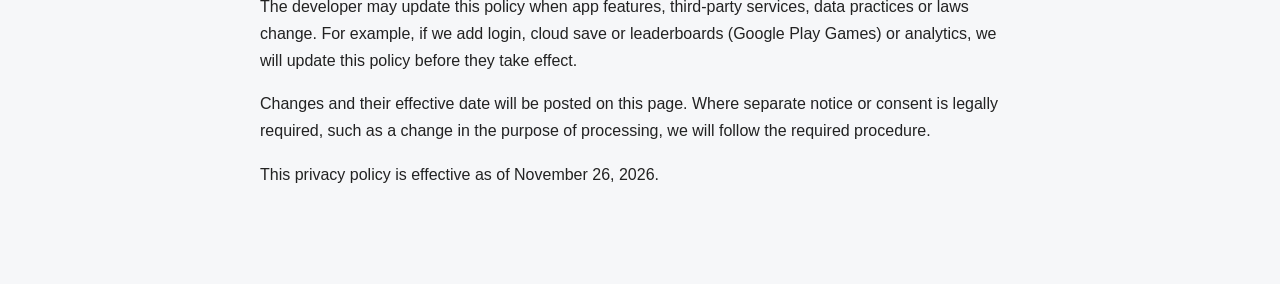
<file: litlines/privacy.html>
<!doctype html>
<html lang="en">
<head>
  <meta charset="utf-8">
  <meta name="viewport" content="width=device-width, initial-scale=1">
  <title>Privacy Policy - Lit Lines - Wire Puzzle</title>
  <style>
    :root { --bg: #f6f7f9; --fg: #222; --muted: #666; --line: #dcdfe4; --link: #b86e00; --card: #fff; }
    @media (prefers-color-scheme: dark) {
      :root { --bg: #15171a; --fg: #e6e6e6; --muted: #a0a4aa; --line: #33373d; --link: #f2b544; --card: #1d2024; }
    }
    body { margin: 0; font-family: -apple-system, "Segoe UI", "Noto Sans KR", sans-serif; background: var(--bg); color: var(--fg); line-height: 1.7; }
    main { max-width: 760px; margin: 0 auto; padding: 40px 16px 80px; }
    h1 { font-size: 1.7rem; margin-bottom: 4px; }
    h2 { font-size: 1.25rem; margin-top: 40px; padding-top: 16px; border-top: 1px solid var(--line); }
    h3 { font-size: 1.05rem; margin-top: 24px; }
    a { color: var(--link); word-break: break-all; }
    .meta { color: var(--muted); margin-top: 0; }
    .table-wrap { overflow-x: auto; }
    table { border-collapse: collapse; width: 100%; background: var(--card); font-size: 0.92rem; }
    th, td { border: 1px solid var(--line); padding: 8px 10px; text-align: left; vertical-align: top; }
    th { white-space: nowrap; }
    ul { padding-left: 20px; }
  </style>
</head>
<body>
<main>
  <h1>Privacy Policy</h1>
  <p class="meta">Lit Lines - Wire Puzzle · Effective date: November 26, 2026 · <a href="privacy-ko.html">한국어</a></p>

  <p>CloverArc (“we” or “the developer”) explains in this policy what personal information Lit Lines - Wire Puzzle (“the app”) processes and why, which third-party services it uses, how long information is kept and deleted, and how you can exercise your rights.</p>
  <p>This policy applies to the app’s game service, advertising, in-app purchases and customer support.</p>

  <h2>1. Information we process and why</h2>
  <p>The app does not require sign-up or login, and it does not send your game data to any server operated by the developer. The following information is processed when the app uses third-party services such as advertising and in-app purchases.</p>

  <h3>A. Device and advertising information</h3>
  <ul>
    <li>Information: advertising ID, device model, operating system and app version, language setting, IP address, approximate location derived from the IP address, ad request, impression, click and view records, ad performance and diagnostic information</li>
    <li>Purpose: showing ads, providing relevant ads, measuring ad performance, confirming rewards for rewarded ads, preventing ad fraud and abuse</li>
    <li>How: processed automatically by the advertising SDKs included in the app (Section 3)</li>
  </ul>
  <p>Whether the advertising ID is available and how it is used depends on your operating system settings, your choices and applicable law.</p>

  <h3>B. In-app purchase information</h3>
  <ul>
    <li>Information: product ID, transaction ID, purchase token or receipt, and the purchase, delivery and restore status needed to verify a purchase</li>
    <li>Purpose: processing purchases, delivering products, preventing duplicate delivery, restoring purchases and handling payment inquiries</li>
    <li>When: when you buy an in-app product or use the restore purchases feature</li>
  </ul>
  <p>Payment details are entered and approved through the Google Play billing system, or the ONE store billing system for the version distributed on ONE store. The developer never receives your full card number, card password or other payment method details.</p>

  <h3>C. Customer support information</h3>
  <ul>
    <li>Information: email address, the content of your inquiry and any attachments you choose to send</li>
    <li>Purpose: answering inquiries, investigating issues, handling privacy requests and resolving disputes</li>
    <li>How: collected when you email the developer</li>
  </ul>
  <p>Please do not include passwords, full card numbers, national ID numbers or other information that is not needed to handle your inquiry.</p>

  <h2>2. Game data stored on your device</h2>
  <p>The app stores your stage progress, the wire layout of a stage in progress, coins and items (hints and compasses), purchased products and ad-removal status, sound and vibration settings, and the number of ad rewards used on your device. The save file is encrypted.</p>
  <p>Data stored on your device is not sent to the developer.</p>
  <p>You can delete this data by clearing the app’s data or uninstalling the app. Some data may be restored after reinstalling through your operating system’s backup feature.</p>

  <h2>3. Advertising and your choices</h2>
  <p>The app shows Google AdMob interstitial and rewarded ads directly and through Unity LevelPlay mediation, and shows Unity Ads and ironSource Ads through Unity LevelPlay mediation.</p>
  <p>The information described in Section 1.A is processed to provide ads, and related information may be shared among Unity, Google and partners that take part in delivering and measuring ads.</p>
  <p>You can manage ad-related data processing in the following ways.</p>
  <ul>
    <li>Reset or delete your advertising ID in the privacy or ads menu of your Android settings.</li>
    <li>Use the privacy settings or notices shown with an ad, where available.</li>
    <li>In regions where consent is required, a consent screen provided by Google’s User Messaging Platform (UMP) is shown before ads are requested. You can change your choice at any time with the ad privacy settings button shown in the app’s settings in those regions.</li>
  </ul>
  <p>Limiting personalized ads may still show non-personalized ads, and it does not stop all basic processing needed to deliver ads.</p>
  <p>The ad-removal product removes interstitial ads. Rewarded ads that you choose to watch (getting a hint, doubling a reward, continuing, free coins and similar) remain available.</p>
  <p>For more information, see:</p>
  <ul>
    <li><a href="https://unity.com/legal/game-player-and-app-user-privacy-policy">Unity Privacy Policy</a></li>
    <li><a href="https://policies.google.com/technologies/partner-sites">How Google uses information from sites or apps that use its services</a></li>
    <li><a href="https://policies.google.com/technologies/ads">Google advertising</a></li>
  </ul>

  <h2>4. In-app purchases</h2>
  <p>The app uses the Google Play billing system and Unity IAP to process and restore in-app purchases. The version distributed on ONE store uses the ONE store billing system and the ONE store in-app purchase SDK instead.</p>
  <p>Purchase information is used to confirm delivery, prevent duplicate delivery, restore purchases and resolve payment issues.</p>
  <p>Payment and transaction information processed by Google is subject to Google’s privacy policy and payment policies, and information processed by ONE store is subject to ONE store’s. For more information, see <a href="https://docs.unity.com/en-us/iap/privacy-and-consent">Unity IAP privacy information</a>.</p>

  <h2>5. Third-party services and processors</h2>
  <p>The app uses the following third-party services.</p>
  <div class="table-wrap">
  <table>
    <tr><th>Service</th><th>Provider</th><th>Purpose and main information processed</th></tr>
    <tr><td>Google AdMob</td><td>Google</td><td>Ad delivery and measurement; advertising and device identifiers and ad usage information</td></tr>
    <tr><td>Google User Messaging Platform (UMP)</td><td>Google</td><td>Collecting and managing ad privacy consent</td></tr>
    <tr><td>Unity LevelPlay, Unity Ads, ironSource Ads</td><td>Unity and its affiliates</td><td>Ad mediation, delivery and measurement; advertising and device identifiers and ad usage information</td></tr>
    <tr><td>Google Play billing</td><td>Google</td><td>Payment approval, transaction records and purchase verification</td></tr>
    <tr><td>ONE store billing (ONE store version only)</td><td>ONE store Co., Ltd.</td><td>Payment approval, transaction records and purchase verification</td></tr>
    <tr><td>Unity IAP</td><td>Unity</td><td>Purchase, delivery and restore processing between the app and the store</td></tr>
    <tr><td>Gmail</td><td>Google</td><td>Receiving, storing and answering support emails you send</td></tr>
  </table>
  </div>
  <p>The app does not use analytics or crash-reporting tools. If we add them, we will update this policy first.</p>
  <p>Third-party providers process information under their contracts and their own privacy policies. The developer limits the information passed to each service to what the feature needs.</p>
  <p>Any provision of personal information to third parties beyond what this policy describes is made with your consent or on another legal basis.</p>
  <ul>
    <li><a href="https://policies.google.com/privacy">Google Privacy Policy</a></li>
    <li><a href="https://unity.com/legal/game-player-and-app-user-privacy-policy">Unity Privacy Policy</a></li>
  </ul>

  <h2>6. Retention</h2>
  <p>Personal information is kept only as long as needed for its purpose and deleted when it is no longer needed.</p>
  <div class="table-wrap">
  <table>
    <tr><th>Information</th><th>Retention and deletion</th></tr>
    <tr><td>Game data stored on your device</td><td>Kept until you clear the app’s data or uninstall the app. Copies in operating system backups may need to be deleted separately.</td></tr>
    <tr><td>Advertising information</td><td>Processed for as long as needed for ad delivery, measurement and fraud prevention, under each provider’s retention policy.</td></tr>
    <tr><td>Purchase information</td><td>Processed for as long as needed to verify and restore purchases. Transaction records kept by Google or ONE store are subject to their policies.</td></tr>
    <tr><td>Customer support information</td><td>Deleted once the inquiry is resolved and there is no further need to keep it. If a dispute is ongoing, kept as needed until it is resolved.</td></tr>
  </table>
  </div>

  <h2>7. International transfers</h2>
  <p>Personal information is transferred to, stored in or processed in countries outside the Republic of Korea when the Google and Unity services used by the app operate.</p>
  <div class="table-wrap">
  <table>
    <tr><th>Recipient</th><th>Countries</th><th>Information</th><th>Purpose and retention</th></tr>
    <tr>
      <td>Google LLC<br>(privacy contact: <a href="https://support.google.com/policies/contact/general_privacy_form">Google privacy contact form</a>)</td>
      <td>United States and countries where Google operates data centers</td>
      <td>Device and advertising identifiers, IP address and approximate location, ad usage information, ad consent choices, purchase information and support emails, as needed for each service</td>
      <td>The purposes in Section 5; retention in Section 6</td>
    </tr>
    <tr>
      <td>Unity Technologies and its affiliates (including ironSource)<br>(privacy contact: <a href="mailto:privacy@unity3d.com">privacy@unity3d.com</a>)</td>
      <td>United States, Israel and countries where Unity affiliates operate servers</td>
      <td>Device and advertising identifiers, IP address and approximate location, ad usage and performance information, and information needed to process purchases</td>
      <td>Ad and purchase services, measurement and fraud prevention; retention in Section 6</td>
    </tr>
  </table>
  </div>
  <ul>
    <li>When and how: sent over the network when the app runs or a feature is used</li>
    <li>Legal basis (Korea): disclosed in this policy as outsourcing and storage necessary to conclude and perform the contract with you, under Article 28-8(1)(3) of the Personal Information Protection Act</li>
    <li>How to refuse and its effect: stopping use and uninstalling the app stops further transfers. Ad-related transfers can be partly limited with the advertising ID settings in Section 3. If you refuse international transfers, you may not be able to use all or part of the service.</li>
  </ul>
  <p>ONE store billing is processed by ONE store Co., Ltd. in Korea and is not an international transfer by the developer.</p>
  <p>You can contact the developer for an explanation of, or requests about, international transfers.</p>

  <h2>8. Deletion</h2>
  <p>Personal information managed by the developer is deleted without delay when its retention period ends or its purpose is achieved.</p>
  <ul>
    <li>Electronic files are deleted so they cannot be recovered.</li>
    <li>Any paper records are shredded or otherwise destroyed appropriately.</li>
    <li>Information stored by third-party services is deleted under each service’s deletion features, request procedures and backup cycles.</li>
  </ul>

  <h2>9. Your rights</h2>
  <p>Within the scope of applicable law, you can request access to, correction, deletion or restriction of processing of your personal information, and withdraw consent. Requests can also be made through a legal guardian or authorized agent.</p>
  <p>Please send requests to <a href="mailto:cloverarcgames@gmail.com">cloverarcgames@gmail.com</a>.</p>
  <p>The developer verifies the minimum information needed and handles requests under applicable law. Because the developer does not operate user accounts or server-side game data, you can delete the game data on your device yourself by clearing the app’s data or uninstalling the app.</p>
  <p>Information managed directly by Google or Unity may require using that provider’s privacy settings or request procedures. The developer will point you to them where needed.</p>

  <h2>10. Users in the EEA, UK and Switzerland</h2>
  <p>For users in the European Economic Area, the United Kingdom or Switzerland, the GDPR and similar local laws apply, and the developer processes personal information on the following bases.</p>
  <ul>
    <li>Performance of a contract: providing the game service, processing in-app purchases and delivering products</li>
    <li>Legitimate interests: security, fraud prevention and responding to inquiries</li>
    <li>Consent: processing that legally requires consent, such as personalized advertising. You can withdraw consent at any time without affecting the lawfulness of processing before withdrawal.</li>
  </ul>
  <p>In addition to the rights in Section 9, you have the right to data portability and to object to processing, and you can lodge a complaint with your local data protection authority. Transfers outside these regions rely on safeguards adopted by each provider, such as Standard Contractual Clauses.</p>

  <h2>11. Users in the United States</h2>
  <p>This section applies to residents of U.S. states with consumer privacy laws, such as the California Consumer Privacy Act as amended by the CPRA.</p>
  <h3>A. Categories of personal information collected</h3>
  <p>In the past 12 months, the app collected the following categories of personal information from the sources and for the purposes described in Sections 1 to 4.</p>
  <ul>
    <li>Identifiers: advertising ID, IP address, and email address when you contact us</li>
    <li>Commercial information: in-app purchase records such as product and transaction IDs</li>
    <li>Internet or other electronic network activity: ad request, impression, click and view records and ad diagnostic information</li>
    <li>Approximate location: approximate location derived from the IP address</li>
  </ul>
  <p>The developer does not collect precise location and does not use or disclose sensitive personal information to infer characteristics about you.</p>
  <h3>B. Sale, sharing and targeted advertising</h3>
  <p>The developer does not sell personal information for money. However, allowing the advertising partners in Section 3 to collect device and advertising identifiers and ad usage information in the app to show and measure ads may be considered a “sale” or “sharing” of personal information, or “targeted advertising”, under some state laws. For this purpose, identifiers, network activity and approximate location are provided to those partners. Payment providers act as service providers processing information on the developer’s behalf.</p>
  <p>You can opt out of such sale, sharing or targeted advertising in the following ways.</p>
  <ul>
    <li>Delete or reset your advertising ID and turn off ad personalization in your Android privacy or ads settings.</li>
    <li>Use the ad privacy settings button shown in the app’s settings in applicable regions.</li>
    <li>Email <a href="mailto:cloverarcgames@gmail.com">cloverarcgames@gmail.com</a> with the subject “Do Not Sell or Share”. We will tell you how your request was handled.</li>
  </ul>
  <p>The developer does not knowingly sell or share the personal information of consumers under 16.</p>
  <h3>C. Your rights</h3>
  <p>Depending on your state, you may have the right to know and access the personal information we collected, to request deletion or correction, to receive it in a portable format, and to opt out as described above. We will not discriminate against you for exercising these rights.</p>
  <p>Please send requests to <a href="mailto:cloverarcgames@gmail.com">cloverarcgames@gmail.com</a>. Requests can also be made through an authorized agent. We will respond within 45 days after verifying the request with information related to the app, and will let you know if we need up to 45 more days. If we deny your request, you can appeal by replying to our decision, and we will respond within the period required by your state’s law.</p>

  <h2>12. Security and children’s privacy</h2>
  <p>The developer limits access to personal information to what is necessary and applies administrative and technical safeguards suited to the service, such as protection in transit, encryption of data saved on the device, access control and security updates.</p>
  <p>The app is intended for users aged 13 and over and is not primarily directed to children under 13. The developer does not knowingly collect personal information from children under 13. If we learn that a child’s personal information was processed without a guardian’s consent, we will stop the processing and delete it as required by law.</p>
  <p>Please contact the developer with questions or deletion requests regarding children’s personal information.</p>

  <h2>13. Contact</h2>
  <p>Questions, requests and complaints about privacy can be sent to:</p>
  <ul>
    <li>App: Lit Lines - Wire Puzzle</li>
    <li>Developer: CloverArc</li>
    <li>Privacy officer: Sewon Oh (CloverArc developer)</li>
    <li>Email: <a href="mailto:cloverarcgames@gmail.com">cloverarcgames@gmail.com</a></li>
  </ul>

  <h2>14. Changes to this policy</h2>
  <p>The developer may update this policy when app features, third-party services, data practices or laws change. For example, if we add login, cloud save or leaderboards (Google Play Games) or analytics, we will update this policy before they take effect.</p>
  <p>Changes and their effective date will be posted on this page. Where separate notice or consent is legally required, such as a change in the purpose of processing, we will follow the required procedure.</p>
  <p>This privacy policy is effective as of November 26, 2026.</p>
</main>
</body>
</html>
</file>
<file: publisher.css>
:root {
  color-scheme: dark;
  --background: #111916;
  --surface: #1b2822;
  --line: #3b4c43;
  --ink: #f4f5ea;
  --muted: #b9c6ba;
  --accent: #caf480;
}

*, *::before, *::after {
  box-sizing: border-box;
}

body {
  margin: 0;
  background: var(--background);
  color: var(--ink);
  font-family: "Segoe UI", system-ui, sans-serif;
  line-height: 1.55;
}

.support-layout {
  min-height: 100vh;
  display: flex;
  flex-direction: column;
}

a {
  color: inherit;
  text-underline-offset: 0.24em;
}

a:focus-visible {
  outline: 2px solid var(--accent);
  outline-offset: 5px;
}

.skip-link {
  position: fixed;
  z-index: 2;
  inset: 12px auto auto 12px;
  padding: 8px 12px;
  background: var(--accent);
  color: var(--background);
  transform: translateY(-200%);
}

.skip-link:focus {
  transform: translateY(0);
}

.shell {
  width: min(1160px, calc(100% - 64px));
  margin-inline: auto;
}

.site-header {
  border-block-end: 1px solid var(--line);
}

.header-inner, .footer-inner, .section-heading, .support-callout {
  display: flex;
  align-items: center;
  justify-content: space-between;
  gap: 24px;
}

.header-inner {
  min-height: 75px;
}

.brand {
  display: inline-flex;
  align-items: center;
  gap: 11px;
  font-size: 1.24rem;
  font-weight: 750;
  letter-spacing: -0.03em;
  text-decoration: none;
}

.brand img {
  display: block;
}

nav {
  display: flex;
  gap: clamp(14px, 4vw, 38px);
}

nav a, .footer-inner a {
  color: var(--muted);
  text-decoration: none;
}

nav a:hover, nav a[aria-current="page"], .footer-inner a:hover {
  color: var(--ink);
  text-decoration: underline;
}

.hero {
  display: grid;
  grid-template-columns: 0.9fr 1.1fr;
  gap: clamp(34px, 5vw, 74px);
  align-items: center;
  padding-block: clamp(42px, 7vw, 94px) 62px;
}

h1, h2, p, figure, dl, dd {
  margin: 0;
}

h1, h2 {
  line-height: 1.02;
  letter-spacing: -0.062em;
}

h1 {
  font-size: clamp(3.1rem, 7.6vw, 6.75rem);
  font-weight: 780;
}

.eyebrow {
  margin-bottom: 16px;
  color: var(--accent);
  font-size: 0.76rem;
  font-weight: 700;
  letter-spacing: 0.13em;
  text-transform: uppercase;
}

.intro, .section-intro {
  margin-top: 23px;
  max-width: 42ch;
  color: var(--muted);
  font-size: clamp(1.03rem, 1.7vw, 1.19rem);
}

.button {
  display: inline-flex;
  align-items: center;
  gap: 18px;
  margin-top: 27px;
  padding: 12px 17px;
  border-radius: 5px;
  background: var(--accent);
  color: var(--background);
  font-weight: 750;
  text-decoration: none;
}

.button:hover {
  background: #e0ffb3;
}

.showcase {
  min-width: 0;
  overflow: hidden;
  border: 1px solid var(--line);
  border-radius: 12px;
  background: var(--surface);
}

.showcase-stage {
  position: relative;
  isolation: isolate;
  overflow: hidden;
  aspect-ratio: 1.23;
  background-image: radial-gradient(#476253 1px, transparent 1px);
  background-size: 18px 18px;
}

.showcase-stage::before {
  content: "";
  position: absolute;
  z-index: -1;
  inset: 21% 6%;
  transform: rotate(-21deg);
  border: 1px solid #6d9572;
  border-radius: 50%;
}

.screen {
  position: absolute;
  display: block;
  width: auto;
  height: 83%;
  border: 4px solid #101613;
  border-radius: 15px;
  box-shadow: 0 12px 24px #0c130fc4;
}

.screen-back {
  right: 13%;
  top: 9%;
  transform: rotate(11deg);
}

.screen-front {
  left: 15%;
  top: 8%;
  transform: rotate(-9deg);
}

.showcase figcaption {
  display: flex;
  justify-content: space-between;
  gap: 12px;
  padding: 12px 16px;
  border-top: 1px solid var(--line);
  background: #141e18;
  color: var(--muted);
  font-size: 0.82rem;
}

.showcase figcaption span {
  color: var(--ink);
  font-weight: 700;
}

.asset-section {
  padding-block: 47px 53px;
  border-top: 1px solid var(--line);
  scroll-margin-top: 16px;
}

.section-heading {
  align-items: end;
}

.asset-section h2 {
  font-size: clamp(3rem, 6vw, 4.75rem);
}

.section-intro {
  max-width: 61ch;
  margin-top: 15px;
}

.status {
  padding: 4px 0;
  color: var(--muted);
  font-size: 0.88rem;
}

.features {
  display: grid;
  grid-template-columns: repeat(3, 1fr);
  gap: clamp(18px, 4vw, 45px);
  margin-top: 34px;
}

.features > div {
  padding-top: 14px;
  border-top: 1px solid var(--line);
}

dt {
  margin-bottom: 6px;
  font-size: 1.1rem;
  font-weight: 700;
}

dd, .support-callout p, .issue-details {
  color: var(--muted);
}

.support-callout {
  padding: 25px 29px;
  margin-bottom: 62px;
  border: 1px solid var(--line);
  border-radius: 8px;
  background: var(--surface);
}

.support-callout h2, .issue-details h2 {
  margin-bottom: 8px;
  font-size: 1.65rem;
  letter-spacing: -0.04em;
}

.text-link {
  color: var(--accent);
  font-weight: 700;
  white-space: nowrap;
}

.site-footer {
  border-block-start: 1px solid var(--line);
}

.footer-inner {
  min-height: 74px;
  color: var(--muted);
  font-size: 0.88rem;
}

.support-page {
  flex: 1;
  padding-block: clamp(55px, 9vw, 110px) 80px;
}

.support-content {
  max-width: 710px;
}

.support-page h1 {
  font-size: clamp(3rem, 7vw, 5.6rem);
}

.email-address {
  margin-top: 14px;
  color: var(--muted);
  overflow-wrap: anywhere;
}

.issue-details {
  margin-top: 48px;
  padding-top: 27px;
  border-top: 1px solid var(--line);
}

.issue-details h2 {
  color: var(--ink);
}

.issue-details ul {
  margin-bottom: 0;
  padding-left: 1.2em;
}

.issue-details li + li {
  margin-top: 7px;
}

@media (max-width: 780px) {
  .shell {
    width: calc(100% - 40px);
  }

  .hero {
    grid-template-columns: 1fr;
    padding-bottom: 44px;
  }

  .showcase {
    width: 100%;
    max-width: 590px;
  }

  .features {
    grid-template-columns: 1fr;
    gap: 20px;
  }
}

@media (max-width: 450px) {
  .header-inner {
    min-height: 64px;
    gap: 12px;
  }

  .brand {
    gap: 7px;
    font-size: 1.1rem;
  }

  .brand img {
    width: 31px;
    height: 31px;
  }

  nav {
    font-size: 0.91rem;
  }

  .screen {
    border-width: 3px;
    border-radius: 10px;
  }

  .support-callout {
    align-items: start;
    flex-direction: column;
    gap: 14px;
    padding: 21px;
  }
}
</file>
